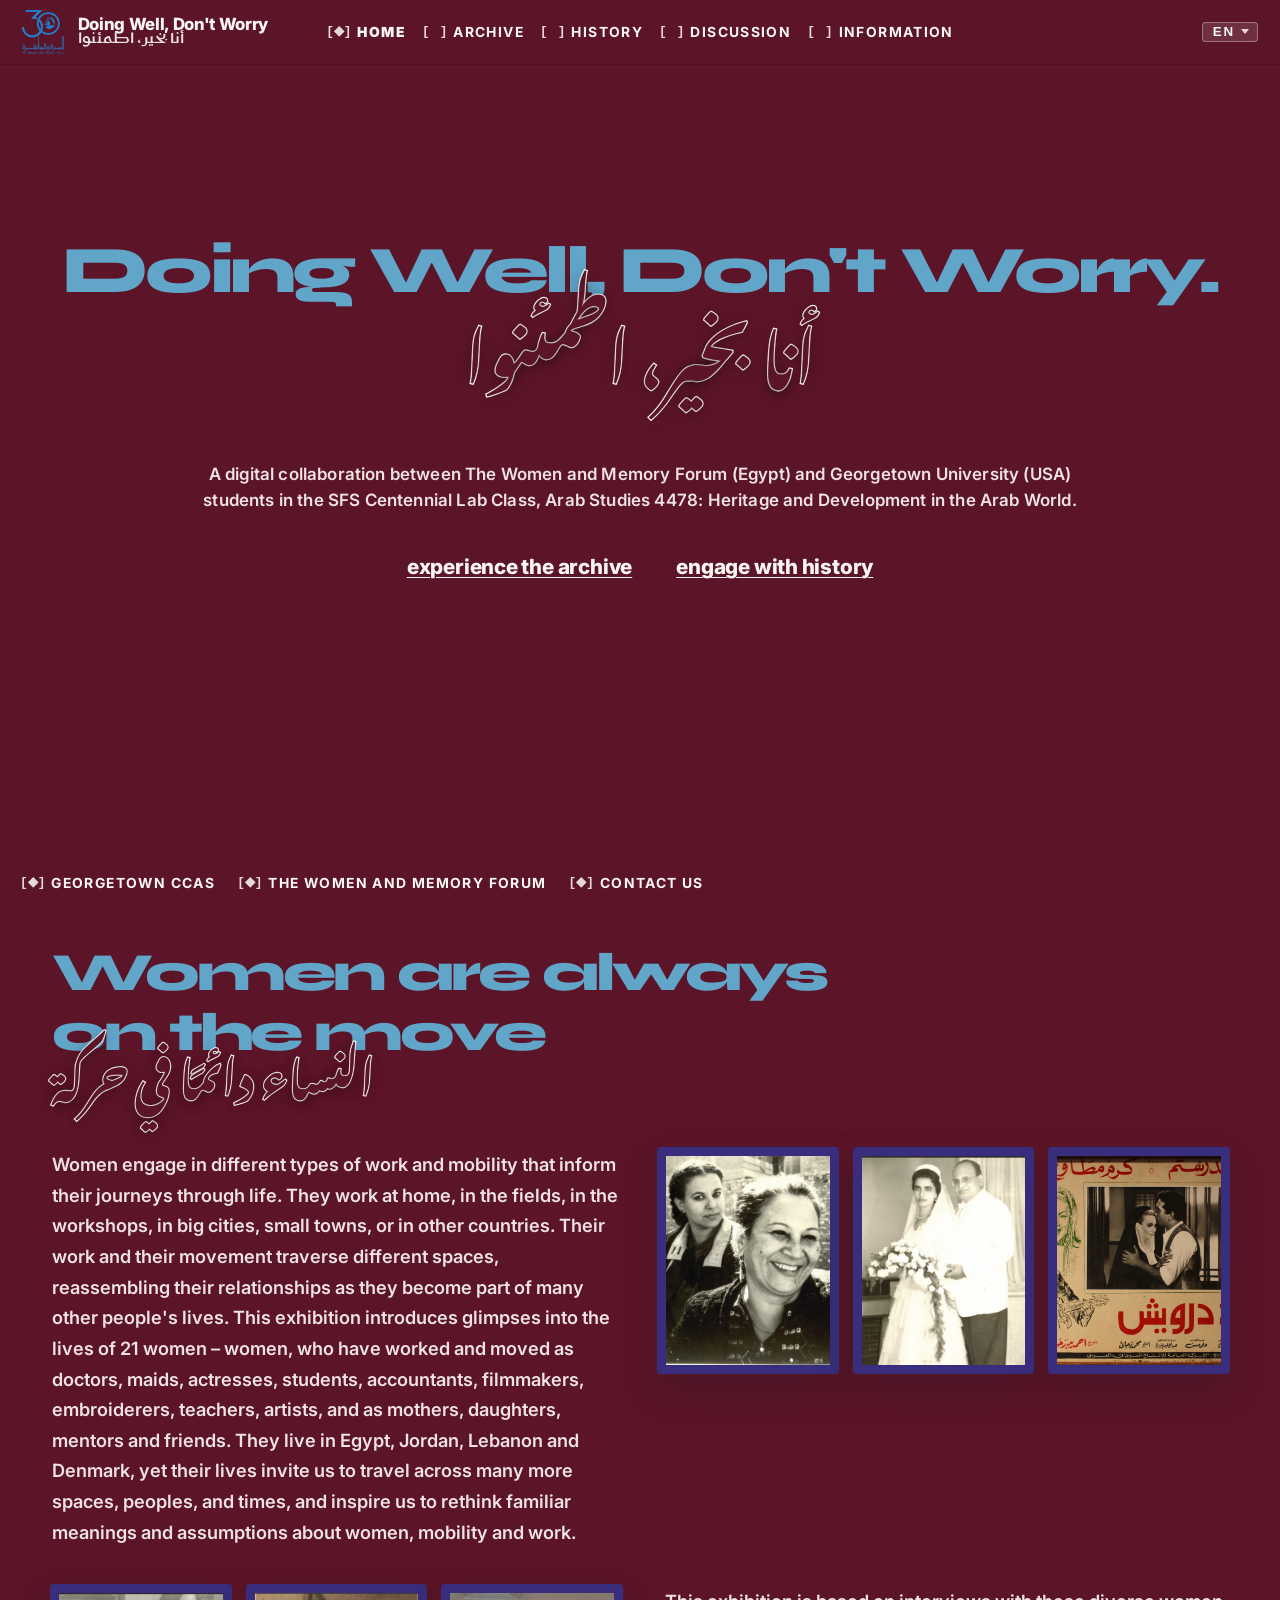
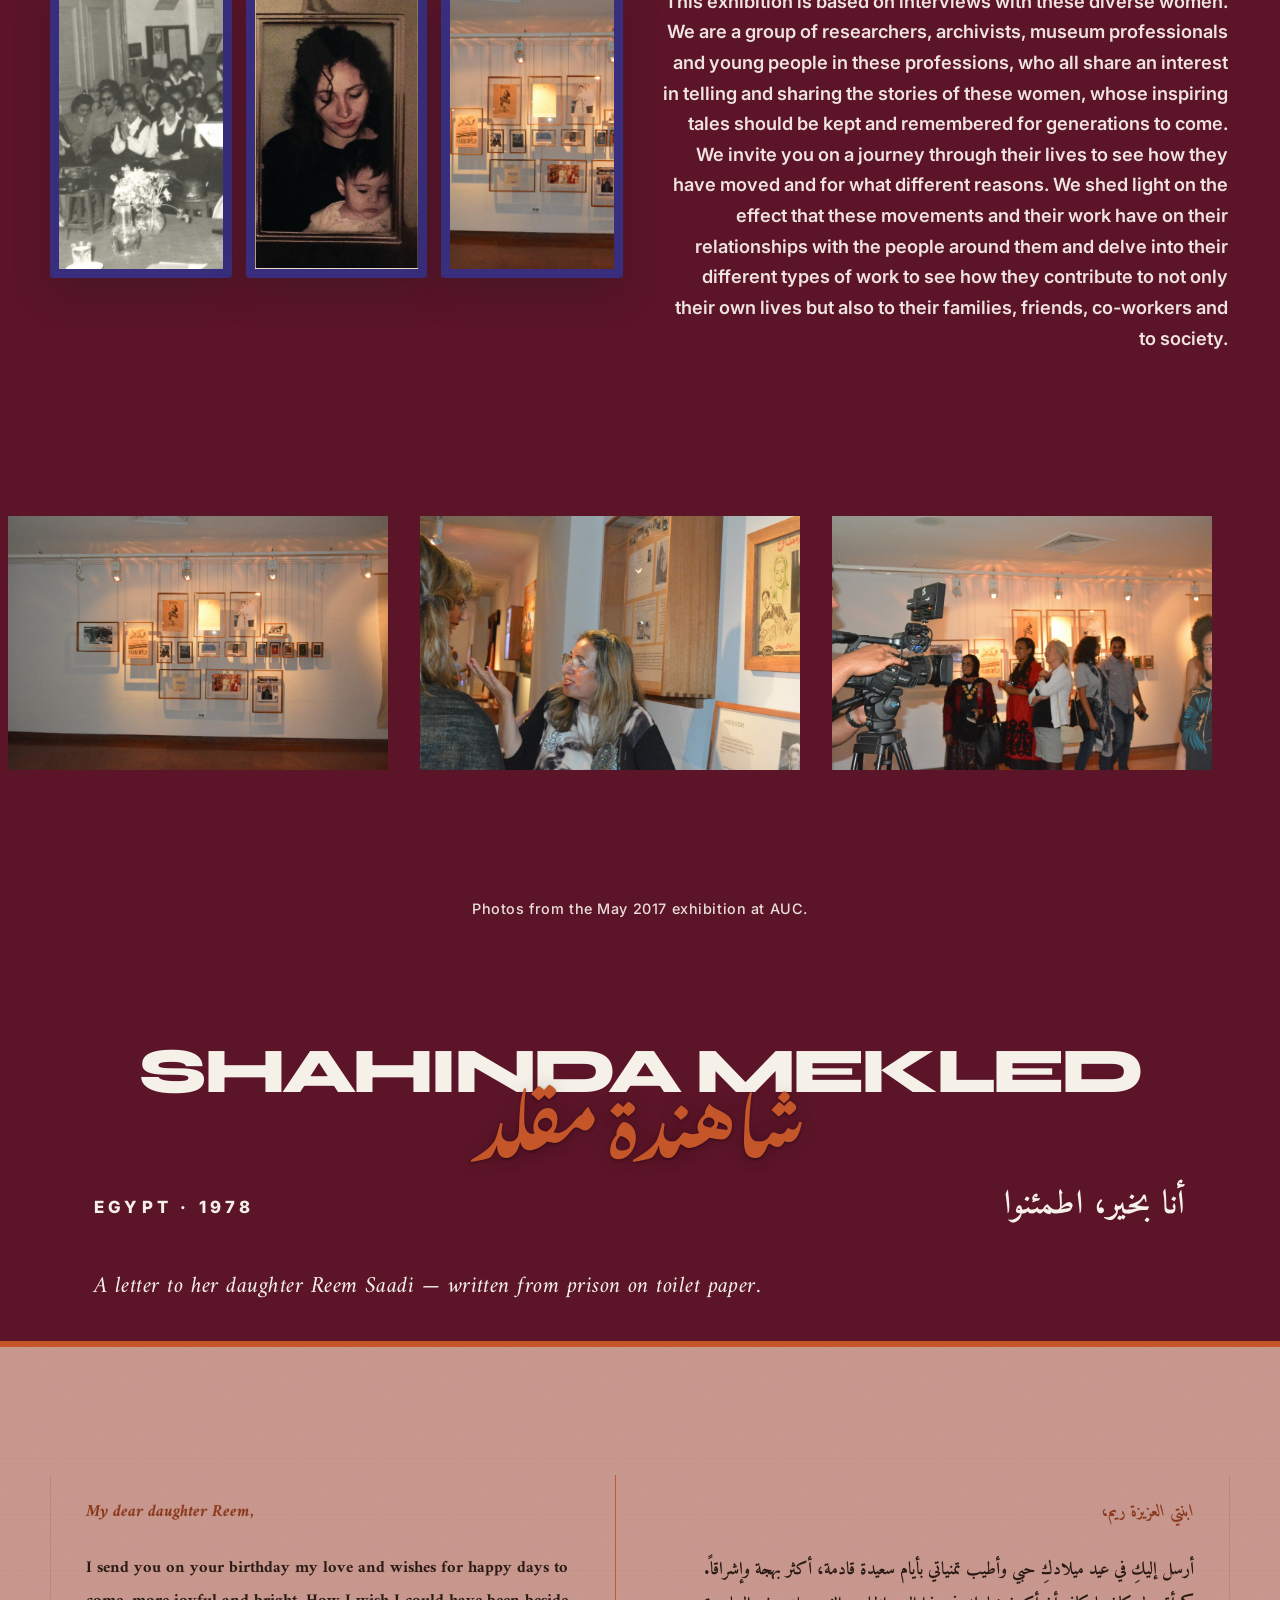
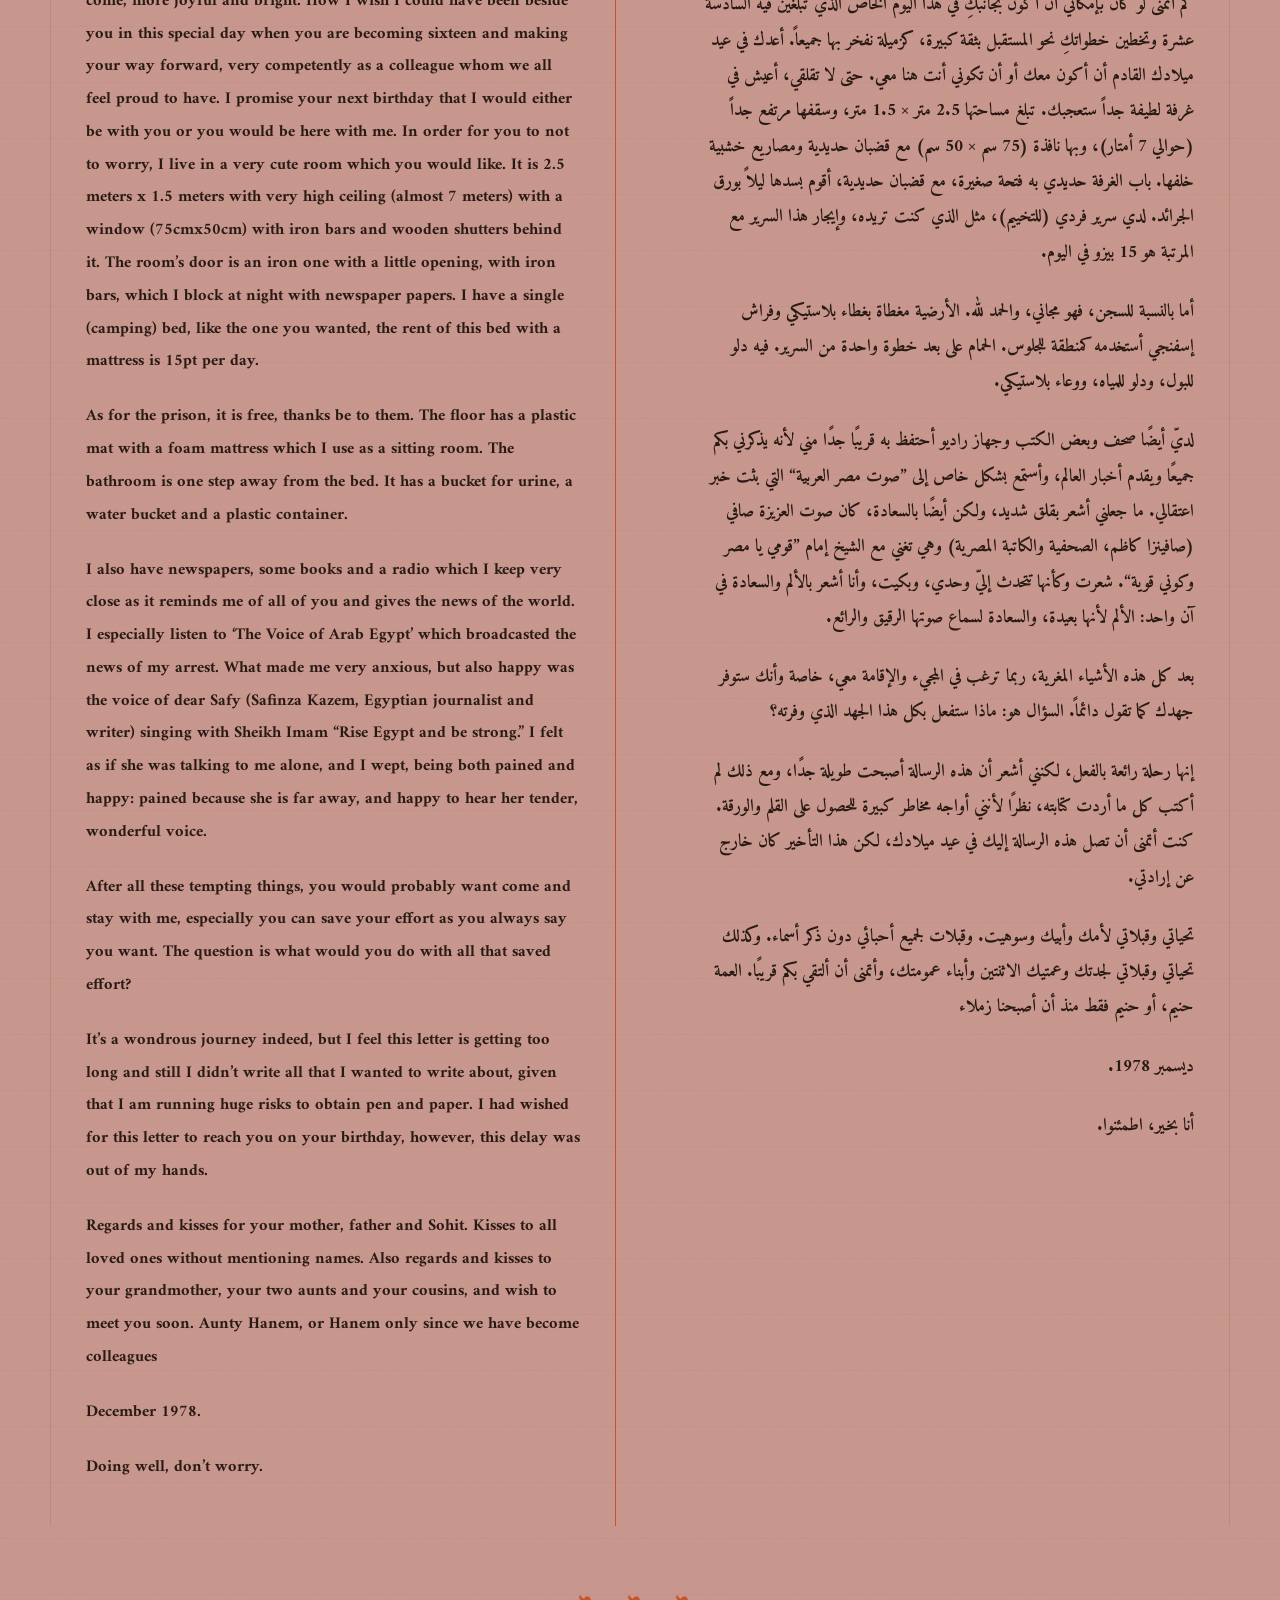
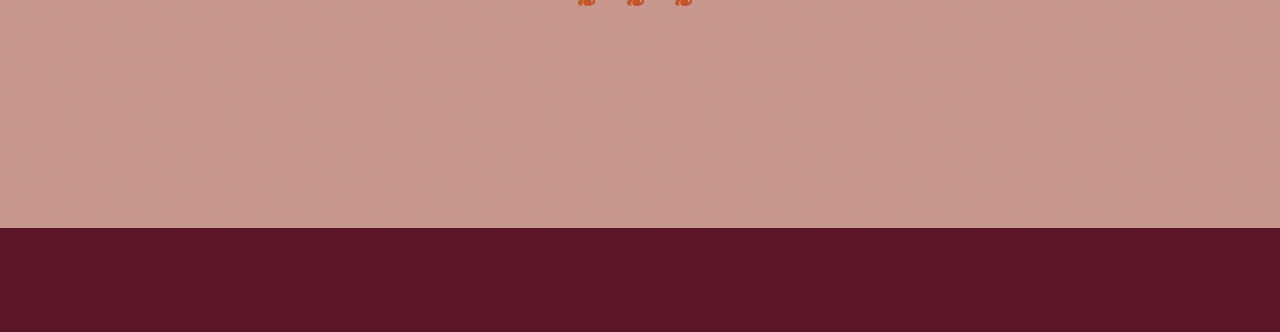
<file: index.html>
<!doctype html>
<html lang="en">
  <head>
    <meta charset="UTF-8" />
    <meta name="viewport" content="width=device-width, initial-scale=1.0" />
    <title>Archive</title>
    <link rel="preconnect" href="https://fonts.googleapis.com" />
    <link rel="preconnect" href="https://fonts.gstatic.com" crossorigin />
    <link
      href="https://fonts.googleapis.com/css2?family=Amiri:ital,wght@0,400;0,700;1,400;1,700&family=Inter:ital,wght@0,400;0,500;0,600;0,700;0,800;0,900;1,700&family=Kufam:wght@400;500;600;700;800;900&family=Noto+Nastaliq+Urdu:wght@400;500;600;700&family=Noto+Sans+Arabic:wght@400;500;600;700;800;900&family=Playfair+Display:ital,wght@0,500;0,600;0,700;1,500;1,600;1,700&family=Syne:wght@600;700;800&display=swap"
      rel="stylesheet"
    />
    <link rel="stylesheet" href="./styles.css" />
  </head>
  <body data-mode="viewer" id="top" class="theme-archive page-home">
    <nav class="siteNav siteNav--archive" data-i18n-aria-label="navAriaPrimary" aria-label="Primary navigation">
      <a href="./index.html#home" class="siteNav__brandLink" data-i18n-aria-label="siteBrand" aria-label="Doing Well, Don't Worry">
        <img
          class="siteNav__logo"
          src="./assets/logo-primary-vertical.svg"
          alt=""
          width="110"
          height="116"
          decoding="async"
        />
        <span class="siteNav__brandText">
          <span class="siteNav__brandPrimary" data-i18n="navBrandPrimary">Doing Well, Don't Worry</span>
          <span class="siteNav__brandSecondary" data-i18n="navBrandSecondary">أنا بخير، اطمئنوا</span>
        </span>
      </a>
      <div class="siteNav__primary">
        <a href="./index.html#home" class="siteNav__tab siteNav__tab--active">
          <span class="siteNav__bracket" aria-hidden="true">[<span class="siteNav__diamond">◆</span>]</span>
          <span data-i18n="navHome">Home</span>
        </a>
        <a href="./storymap.html" class="siteNav__tab">
          <span class="siteNav__bracket" aria-hidden="true">[<span class="siteNav__diamond siteNav__diamond--off">◆</span>]</span>
          <span data-i18n="navStorymap">Archive</span>
        </a>
        <a href="./history.html" class="siteNav__tab">
          <span class="siteNav__bracket" aria-hidden="true">[<span class="siteNav__diamond siteNav__diamond--off">◆</span>]</span>
          <span data-i18n="navHistory">History</span>
        </a>
        <a href="./discussion.html" class="siteNav__tab">
          <span class="siteNav__bracket" aria-hidden="true">[<span class="siteNav__diamond siteNav__diamond--off">◆</span>]</span>
          <span data-i18n="navDiscussion">Discussion</span>
        </a>
        <a href="./information.html" class="siteNav__tab">
          <span class="siteNav__bracket" aria-hidden="true">[<span class="siteNav__diamond siteNav__diamond--off">◆</span>]</span>
          <span data-i18n="navInformation">Information</span>
        </a>
      </div>
      <div class="siteNav__end">
        <div class="siteNav__lang">
          <button
            type="button"
            class="siteNav__langBtn"
            id="langMenuBtn"
            aria-haspopup="listbox"
            aria-expanded="false"
            aria-controls="langMenuList"
            data-i18n-aria-label="langButtonAria"
            aria-label="Languages"
          >
            <span id="langCurrentLabel">EN</span><span class="siteNav__langCaret" aria-hidden="true"></span>
          </button>
          <ul
            id="langMenuList"
            class="siteNav__langMenu"
            role="listbox"
            data-i18n-aria-label="langMenuAria"
            aria-label="Choose language"
          >
            <li role="none">
              <button type="button" class="siteNav__langOption" role="option" data-lang="en" aria-selected="true">
                English
              </button>
            </li>
            <li role="none">
              <button type="button" class="siteNav__langOption" role="option" data-lang="ar" aria-selected="false">
                العربية الفصحى
              </button>
            </li>
            <li role="none">
              <button type="button" class="siteNav__langOption" role="option" data-lang="it" aria-selected="false">
                Italiano
              </button>
            </li>
            <li role="none">
              <button type="button" class="siteNav__langOption" role="option" data-lang="fr" aria-selected="false">
                Français
              </button>
            </li>
            <li role="none">
              <button type="button" class="siteNav__langOption" role="option" data-lang="es" aria-selected="false">
                Español
              </button>
            </li>
            <li role="none">
              <button type="button" class="siteNav__langOption" role="option" data-lang="de" aria-selected="false">
                Deutsch
              </button>
            </li>
          </ul>
        </div>
      </div>
    </nav>

    <div id="jsStatus" class="jsStatus jsStatus--loading" data-i18n="statusLoadingStorymap">Loading archive…</div>
    <noscript>
      <div class="jsStatus jsStatus--error" data-i18n="statusJsRequired">JavaScript is required to run this app.</div>
    </noscript>

    <section class="hero hero--archive" id="home">
      <div class="hero__bg" aria-hidden="true"></div>
      <h1
        id="heroTitle"
        class="hero__title hero__title--bilingual"
        aria-label="Doing Well, Don't Worry — أنا بخير، اطمئنوا"
      >
        <span class="hero__titleStack">
          <span class="hero__titleLine hero__titleLine--en" lang="en" data-content-key="heroTitleEn">Doing Well, Don't Worry.</span>
          <span class="hero__titleLine hero__titleLine--ar" lang="ar" dir="rtl" data-content-key="heroTitleAr">أنا بخير، اطمئنوا</span>
        </span>
      </h1>
      <p id="heroSubtitle" data-content-key="heroSubtitle">
        A digital collaboration between The Women and Memory Forum (Egypt) and Georgetown University (USA) students in the SFS Centennial Lab Class, Arab Studies 4478: Heritage and Development in the Arab World.
      </p>
      <div class="hero__actions">
        <a class="heroLink" href="./storymap.html" data-content-key="heroCta">experience the archive</a>
        <a class="heroLink" href="./history.html" data-i18n="engageHistoryCta">engage with history</a>
      </div>
    </section>

    <section class="scrollSection reveal scrollSection--editorial landingCopy">
      <div class="landingBand">
        <h2
          class="landingBand__subheading landingBand__subheading--bilingual"
          aria-label="Women are always on the move — النساء دائمًا في حركة"
        >
          <span class="hero__titleStack">
            <span class="landingBand__titleLine landingBand__titleLine--en" lang="en" data-content-key="landingSubheadingEn"
              >Women are always on the move</span
            >
            <span class="landingBand__titleLine landingBand__titleLine--ar" lang="ar" dir="rtl" data-content-key="landingSubheadingAr"
              >النساء دائمًا في حركة</span
            >
          </span>
        </h2>
        <p class="landingBand__copy landingBand__copy--left" data-content-key="landingBodyPart1">
          Women engage in different types of work and mobility that inform their journeys through life. They work at
          home, in the fields, in the workshops, in big cities, small towns, or in other countries. Their work and their
          movement traverse different spaces, reassembling their relationships as they become part of many other
          people's lives. This exhibition introduces glimpses into the lives of 21 women – women, who have worked and
          moved as doctors, maids, actresses, students, accountants, filmmakers, embroiderers, teachers, artists, and as
          mothers, daughters, mentors and friends. They live in Egypt, Jordan, Lebanon and Denmark, yet their lives
          invite us to travel across many more spaces, peoples, and times, and inspire us to rethink familiar meanings
          and assumptions about women, mobility and work.
        </p>
        <p class="landingBand__copy landingBand__copy--right" data-content-key="landingBodyPart2">
          This exhibition is based on interviews with these diverse women. We are a group of researchers, archivists,
          museum professionals and young people in these professions, who all share an interest in telling and sharing
          the stories of these women, whose inspiring tales should be kept and remembered for generations to come. We
          invite you on a journey through their lives to see how they have moved and for what different reasons. We shed
          light on the effect that these movements and their work have on their relationships with the people around them
          and delve into their different types of work to see how they contribute to not only their own lives but also to
          their families, friends, co-workers and to society.
        </p>
        <div class="landingBand__media landingBand__media--left">
          <figure class="landingFigure">
            <img
              src="./assets/landing-women-meeting.png"
              width="640"
              height="420"
              loading="lazy"
              decoding="async"
              alt="Historical photograph of a woman speaking at a microphone to a seated audience of women."
            />
          </figure>
          <figure class="landingFigure">
            <img
              src="./assets/landing-mother-child.png"
              width="480"
              height="720"
              loading="lazy"
              decoding="async"
              alt="Warm vintage photograph of a mother and small child, looking down in a quiet moment together."
            />
          </figure>
          <figure class="landingFigure">
            <img
              src="./assets/exhibition-auc-2017/auc-01.png"
              width="1024"
              height="683"
              loading="lazy"
              decoding="async"
              alt="Photo from the May 2017 Doing Well, Don't Worry exhibition at AUC."
            />
          </figure>
        </div>
        <div class="landingBand__media landingBand__media--right">
          <figure class="landingFigure">
            <img
              src="./assets/landing-archive-two-women.png"
              width="420"
              height="560"
              loading="lazy"
              decoding="async"
              alt="Archival black-and-white photograph of two women outdoors, one smiling in the foreground."
            />
          </figure>
          <figure class="landingFigure">
            <img
              src="./assets/landing-wedding-couple.png"
              width="420"
              height="560"
              loading="lazy"
              decoding="async"
              alt="Vintage wedding portrait of a bride with a bouquet and a groom in a light suit."
            />
          </figure>
          <figure class="landingFigure">
            <img
              src="./assets/landing-poster-sayed-darwish.png"
              width="640"
              height="420"
              loading="lazy"
              decoding="async"
              alt="Vintage Egyptian film poster for Sayed Darwish, with central photograph and Arabic lettering."
            />
          </figure>
        </div>
      </div>
    </section>

    <div class="homeLetterTransition" aria-hidden="true"></div>
    <section class="homeLetterSection" aria-labelledby="homeLetterTitle">
      <header class="homeLetterCaption">
        <div class="homeLetterCaption__band">
          <figure class="infoPage__figure homeLetterCaption__carousel">
            <!-- AUC 2017 exhibition photos only; do not add WMF design-spec / style-guide mockups here. -->
            <div
              class="infoCarousel"
              data-i18n-aria-label="infoPageCarouselAria"
              aria-label="Photographs from the May 2017 exhibition at the American University in Cairo"
              role="region"
            >
              <div class="infoCarousel__viewport">
                <div class="infoCarousel__track">
                  <div class="infoCarousel__group">
                    <div class="infoCarousel__slide"><img src="./assets/exhibition-auc-2017/auc-01.png" width="1024" height="683" loading="lazy" decoding="async" alt="" /></div>
                    <div class="infoCarousel__slide"><img src="./assets/exhibition-auc-2017/auc-03.png" width="1024" height="683" loading="lazy" decoding="async" alt="" /></div>
                    <div class="infoCarousel__slide"><img src="./assets/exhibition-auc-2017/auc-04.png" width="1024" height="683" loading="lazy" decoding="async" alt="" /></div>
                    <div class="infoCarousel__slide"><img src="./assets/exhibition-auc-2017/auc-06.png" width="1024" height="683" loading="lazy" decoding="async" alt="" /></div>
                    <div class="infoCarousel__slide"><img src="./assets/exhibition-auc-2017/auc-07.png" width="1024" height="683" loading="lazy" decoding="async" alt="" /></div>
                    <div class="infoCarousel__slide"><img src="./assets/exhibition-auc-2017/auc-09.png" width="1024" height="683" loading="lazy" decoding="async" alt="" /></div>
                    <div class="infoCarousel__slide"><img src="./assets/exhibition-auc-2017/auc-10.png" width="1024" height="576" loading="lazy" decoding="async" alt="" /></div>
                    <div class="infoCarousel__slide"><img src="./assets/exhibition-auc-2017/auc-11.png" width="1024" height="683" loading="lazy" decoding="async" alt="" /></div>
                    <div class="infoCarousel__slide"><img src="./assets/exhibition-auc-2017/auc-12.png" width="1024" height="683" loading="lazy" decoding="async" alt="" /></div>
                    <div class="infoCarousel__slide"><img src="./assets/exhibition-auc-2017/auc-13.png" width="1024" height="683" loading="lazy" decoding="async" alt="" /></div>
                    <div class="infoCarousel__slide"><img src="./assets/exhibition-auc-2017/auc-14.png" width="1024" height="683" loading="lazy" decoding="async" alt="" /></div>
                    <div class="infoCarousel__slide"><img src="./assets/exhibition-auc-2017/auc-15.png" width="1024" height="683" loading="lazy" decoding="async" alt="" /></div>
                    <div class="infoCarousel__slide"><img src="./assets/exhibition-auc-2017/auc-16.png" width="1024" height="683" loading="lazy" decoding="async" alt="" /></div>
                    <div class="infoCarousel__slide"><img src="./assets/exhibition-auc-2017/auc-17.png" width="1024" height="683" loading="lazy" decoding="async" alt="" /></div>
                    <div class="infoCarousel__slide"><img src="./assets/exhibition-auc-2017/auc-18.png" width="1024" height="683" loading="lazy" decoding="async" alt="" /></div>
                    <div class="infoCarousel__slide"><img src="./assets/exhibition-auc-2017/auc-19.png" width="1024" height="683" loading="lazy" decoding="async" alt="" /></div>
                    <div class="infoCarousel__slide"><img src="./assets/exhibition-auc-2017/auc-20.png" width="1024" height="683" loading="lazy" decoding="async" alt="" /></div>
                    <div class="infoCarousel__slide"><img src="./assets/exhibition-auc-2017/auc-21.png" width="1024" height="524" loading="lazy" decoding="async" alt="" /></div>
                    <div class="infoCarousel__slide"><img src="./assets/exhibition-auc-2017/auc-22.png" width="1024" height="683" loading="lazy" decoding="async" alt="" /></div>
                    <div class="infoCarousel__slide"><img src="./assets/exhibition-auc-2017/auc-23.png" width="576" height="1024" loading="lazy" decoding="async" alt="" /></div>
                    <div class="infoCarousel__slide"><img src="./assets/exhibition-auc-2017/auc-24.png" width="1024" height="683" loading="lazy" decoding="async" alt="" /></div>
                    <div class="infoCarousel__slide"><img src="./assets/exhibition-auc-2017/auc-27.png" width="1024" height="683" loading="lazy" decoding="async" alt="" /></div>
                  </div>
                  <div class="infoCarousel__group" aria-hidden="true">
                    <div class="infoCarousel__slide"><img src="./assets/exhibition-auc-2017/auc-01.png" width="1024" height="683" loading="lazy" decoding="async" alt="" /></div>
                    <div class="infoCarousel__slide"><img src="./assets/exhibition-auc-2017/auc-03.png" width="1024" height="683" loading="lazy" decoding="async" alt="" /></div>
                    <div class="infoCarousel__slide"><img src="./assets/exhibition-auc-2017/auc-04.png" width="1024" height="683" loading="lazy" decoding="async" alt="" /></div>
                    <div class="infoCarousel__slide"><img src="./assets/exhibition-auc-2017/auc-06.png" width="1024" height="683" loading="lazy" decoding="async" alt="" /></div>
                    <div class="infoCarousel__slide"><img src="./assets/exhibition-auc-2017/auc-07.png" width="1024" height="683" loading="lazy" decoding="async" alt="" /></div>
                    <div class="infoCarousel__slide"><img src="./assets/exhibition-auc-2017/auc-09.png" width="1024" height="683" loading="lazy" decoding="async" alt="" /></div>
                    <div class="infoCarousel__slide"><img src="./assets/exhibition-auc-2017/auc-10.png" width="1024" height="576" loading="lazy" decoding="async" alt="" /></div>
                    <div class="infoCarousel__slide"><img src="./assets/exhibition-auc-2017/auc-11.png" width="1024" height="683" loading="lazy" decoding="async" alt="" /></div>
                    <div class="infoCarousel__slide"><img src="./assets/exhibition-auc-2017/auc-12.png" width="1024" height="683" loading="lazy" decoding="async" alt="" /></div>
                    <div class="infoCarousel__slide"><img src="./assets/exhibition-auc-2017/auc-13.png" width="1024" height="683" loading="lazy" decoding="async" alt="" /></div>
                    <div class="infoCarousel__slide"><img src="./assets/exhibition-auc-2017/auc-14.png" width="1024" height="683" loading="lazy" decoding="async" alt="" /></div>
                    <div class="infoCarousel__slide"><img src="./assets/exhibition-auc-2017/auc-15.png" width="1024" height="683" loading="lazy" decoding="async" alt="" /></div>
                    <div class="infoCarousel__slide"><img src="./assets/exhibition-auc-2017/auc-16.png" width="1024" height="683" loading="lazy" decoding="async" alt="" /></div>
                    <div class="infoCarousel__slide"><img src="./assets/exhibition-auc-2017/auc-17.png" width="1024" height="683" loading="lazy" decoding="async" alt="" /></div>
                    <div class="infoCarousel__slide"><img src="./assets/exhibition-auc-2017/auc-18.png" width="1024" height="683" loading="lazy" decoding="async" alt="" /></div>
                    <div class="infoCarousel__slide"><img src="./assets/exhibition-auc-2017/auc-19.png" width="1024" height="683" loading="lazy" decoding="async" alt="" /></div>
                    <div class="infoCarousel__slide"><img src="./assets/exhibition-auc-2017/auc-20.png" width="1024" height="683" loading="lazy" decoding="async" alt="" /></div>
                    <div class="infoCarousel__slide"><img src="./assets/exhibition-auc-2017/auc-21.png" width="1024" height="524" loading="lazy" decoding="async" alt="" /></div>
                    <div class="infoCarousel__slide"><img src="./assets/exhibition-auc-2017/auc-22.png" width="1024" height="683" loading="lazy" decoding="async" alt="" /></div>
                    <div class="infoCarousel__slide"><img src="./assets/exhibition-auc-2017/auc-23.png" width="576" height="1024" loading="lazy" decoding="async" alt="" /></div>
                    <div class="infoCarousel__slide"><img src="./assets/exhibition-auc-2017/auc-24.png" width="1024" height="683" loading="lazy" decoding="async" alt="" /></div>
                    <div class="infoCarousel__slide"><img src="./assets/exhibition-auc-2017/auc-27.png" width="1024" height="683" loading="lazy" decoding="async" alt="" /></div>
                  </div>
                </div>
              </div>
            </div>
            <figcaption class="infoPage__carouselCaption" data-i18n="infoPageCarouselCaption">
              Photos from the May 2017 exhibition at AUC.
            </figcaption>
          </figure>
          <div class="homeLetterCaption__inner">
            <div class="homeLetterCaption__nameStack" aria-label="Shahinda Mekled — شاهندة مقلد">
              <span class="homeLetterCaption__nameEn" lang="en">SHAHINDA MEKLED</span>
              <span class="homeLetterCaption__nameAr" lang="ar" dir="rtl">شاهندة مقلد</span>
            </div>
            <div class="homeLetterCaption__midRow">
              <span class="homeLetterCaption__dateStamp" lang="en" data-i18n="homeLetterDateStamp">Egypt · 1978</span>
              <h2 id="homeLetterTitle" class="homeLetterCaption__headline" lang="ar" dir="rtl">أنا بخير، اطمئنوا</h2>
            </div>
            <p class="homeLetterCaption__lede" lang="en" data-i18n="homeLetterLede">
              A letter to her daughter Reem Saadi &mdash; written from prison on toilet paper.
            </p>
          </div>
        </div>
        <div class="homeLetterCaption__seam" aria-hidden="true"></div>
      </header>
      <div class="homeLetterBox">
        <div class="homeLetterBox__columns">
          <article class="homeLetterBox__letter homeLetterBox__letter--en" lang="en" data-i18n-html="homeLetterBodyHtml">
            <p>My dear daughter Reem,</p>
            <p>
              I send you on your birthday my love and wishes for happy days to come, more joyful and bright. How I wish
              I could have been beside you in this special day when you are becoming sixteen and making your way forward,
              very competently as a colleague whom we all feel proud to have. I promise your next birthday that I would
              either be with you or you would be here with me. In order for you to not to worry, I live in a very cute
              room which you would like. It is 2.5 meters x 1.5 meters with very high ceiling (almost 7 meters) with a
              window (75cmx50cm) with iron bars and wooden shutters behind it. The room's door is an iron one with a
              little opening, with iron bars, which I block at night with newspaper papers. I have a single (camping)
              bed, like the one you wanted, the rent of this bed with a mattress is 15pt per day.
            </p>
            <p>
              As for the prison, it is free, thanks be to them. The floor has a plastic mat with a foam mattress which I
              use as a sitting room. The bathroom is one step away from the bed. It has a bucket for urine, a water
              bucket and a plastic container.
            </p>
            <p>
              I also have newspapers, some books and a radio which I keep very close as it reminds me of all of you and
              gives the news of the world. I especially listen to &lsquo;The Voice of Arab Egypt&rsquo; which broadcasted
              the news of my arrest. What made me very anxious, but also happy was the voice of dear Safy (Safinza
              Kazem, Egyptian journalist and writer) singing with Sheikh Imam &quot;Rise Egypt and be strong.&quot; I
              felt as if she was talking to me alone, and I wept, being both pained and happy: pained because she is far
              away, and happy to hear her tender, wonderful voice.
            </p>
            <p>
              After all these tempting things, you would probably want come and stay with me, especially you can save
              your effort as you always say you want. The question is what would you do with all that saved effort?
            </p>
            <p>
              It's a wondrous journey indeed, but I feel this letter is getting too long and still I didn't write all that
              I wanted to write about, given that I am running huge risks to obtain pen and paper. I had wished for this
              letter to reach you on your birthday, however, this delay was out of my hands.
            </p>
            <p>
              Regards and kisses for your mother, father and Sohit. Kisses to all loved ones without mentioning names.
              Also regards and kisses to your grandmother, your two aunts and your cousins, and wish to meet you soon.
              Aunty Hanem, or Hanem only since we have become colleagues
            </p>
            <p>December 1978.</p>
            <p>Doing well, don't worry.</p>
          </article>
          <article class="homeLetterBox__letter homeLetterBox__letter--ar" lang="ar" dir="rtl">
            <p>ابنتي العزيزة ريم،</p>
            <p>
              أرسل إليكِ في عيد ميلادكِ حبي وأطيب تمنياتي بأيام سعيدة قادمة، أكثر بهجة وإشراقاً. كم أتمنى لو كان
              بإمكاني أن أكون بجانبكِ في هذا اليوم الخاص الذي تبلغين فيه السادسة عشرة وتخطين خطواتكِ نحو المستقبل بثقة
              كبيرة، كزميلة نفخر بها جميعاً. أعدك في عيد ميلادك القادم أن أكون معك أو أن تكوني أنت هنا معي. حتى لا
              تقلقي، أعيش في غرفة لطيفة جداً ستعجبك. تبلغ مساحتها 2.5 متر × 1.5 متر، وسقفها مرتفع جداً (حوالي 7
              أمتار)، وبها نافذة (75 سم × 50 سم) مع قضبان حديدية ومصاريع خشبية خلفها. باب الغرفة حديدي به فتحة صغيرة،
              مع قضبان حديدية، أقوم بسدها ليلاً بورق الجرائد. لدي سرير فردي (للتخييم)، مثل الذي كنت تريده، وإيجار هذا
              السرير مع المرتبة هو 15 بيزو في اليوم.
            </p>
            <p>
              أما بالنسبة للسجن، فهو مجاني، والحمد لله. الأرضية مغطاة بغطاء بلاستيكي وفراش إسفنجي أستخدمه كمنطقة
              للجلوس. الحمام على بعد خطوة واحدة من السرير. فيه دلو للبول، ودلو للمياه، ووعاء بلاستيكي.
            </p>
            <p>
              لديّ أيضًا صحف وبعض الكتب وجهاز راديو أحتفظ به قريبًا جدًا مني لأنه يذكرني بكم جميعًا ويقدم أخبار
              العالم، وأستمع بشكل خاص إلى ”صوت مصر العربية“ التي بثت خبر اعتقالي. ما جعلني أشعر بقلق شديد، ولكن أيضًا
              بالسعادة، كان صوت العزيزة صافي (صافينزا كاظم، الصحفية والكاتبة المصرية) وهي تغني مع الشيخ إمام ”قومي يا
              مصر وكوني قوية“. شعرت وكأنها تتحدث إليّ وحدي، وبكيت، وأنا أشعر بالألم والسعادة في آن واحد: الألم لأنها
              بعيدة، والسعادة لسماع صوتها الرقيق والرائع.
            </p>
            <p>
              بعد كل هذه الأشياء المغرية، ربما ترغب في المجيء والإقامة معي، خاصة وأنك ستوفر جهدك كما تقول دائماً.
              السؤال هو: ماذا ستفعل بكل هذا الجهد الذي وفرته؟
            </p>
            <p>
              إنها رحلة رائعة بالفعل، لكنني أشعر أن هذه الرسالة أصبحت طويلة جدًا، ومع ذلك لم أكتب كل ما أردت كتابته،
              نظرًا لأنني أواجه مخاطر كبيرة للحصول على القلم والورقة. كنت أتمنى أن تصل هذه الرسالة إليك في عيد ميلادك،
              لكن هذا التأخير كان خارج عن إرادتي.
            </p>
            <p>
              تحياتي وقبلاتي لأمك وأبيك وسوهيت. وقبلات لجميع أحبائي دون ذكر أسماء. وكذلك تحياتي وقبلاتي لجدتك وعمتيك
              الاثنتين وأبناء عمومتك، وأتمنى أن ألتقي بكم قريبًا. العمة حنيم، أو حنيم فقط منذ أن أصبحنا زملاء
            </p>
            <p>ديسمبر 1978.</p>
            <p>أنا بخير، اطمئنوا.</p>
          </article>
        </div>
        <p class="homeLetterBox__colophon" aria-hidden="true">
          <span class="homeLetterBox__colophon__glyphs">&#x2767;&nbsp;&#x2767;&nbsp;&#x2767;</span>
        </p>
      </div>
    </section>

    <div class="homePageBuffer" aria-hidden="true"></div>

    <div class="stickyFooterLinks">
      <a href="https://ccas.georgetown.edu/" target="_blank" rel="noopener noreferrer">
        <span class="siteNav__bracket" aria-hidden="true">[<span class="siteNav__diamond">◆</span>]</span>
        <span data-i18n="footerGeorgetownSfs">Georgetown CCAS</span>
      </a>
      <a href="https://wmf.org.eg/en/" target="_blank" rel="noopener noreferrer">
        <span class="siteNav__bracket" aria-hidden="true">[<span class="siteNav__diamond">◆</span>]</span>
        <span data-i18n="footerWmf">The Women and Memory Forum</span>
      </a>
      <a href="mailto:tbh36@georgetown.edu">
        <span class="siteNav__bracket" aria-hidden="true">[<span class="siteNav__diamond">◆</span>]</span>
        <span data-i18n="footerContact">Contact us</span>
      </a>
    </div>

    <script src="./site-i18n.js?v=20260507historyA"></script>
    <script src="./vendor/cytoscape.min.js"></script>
    <script src="./app.js?v=20260506mobile"></script>
  </body>
</html>
</file>
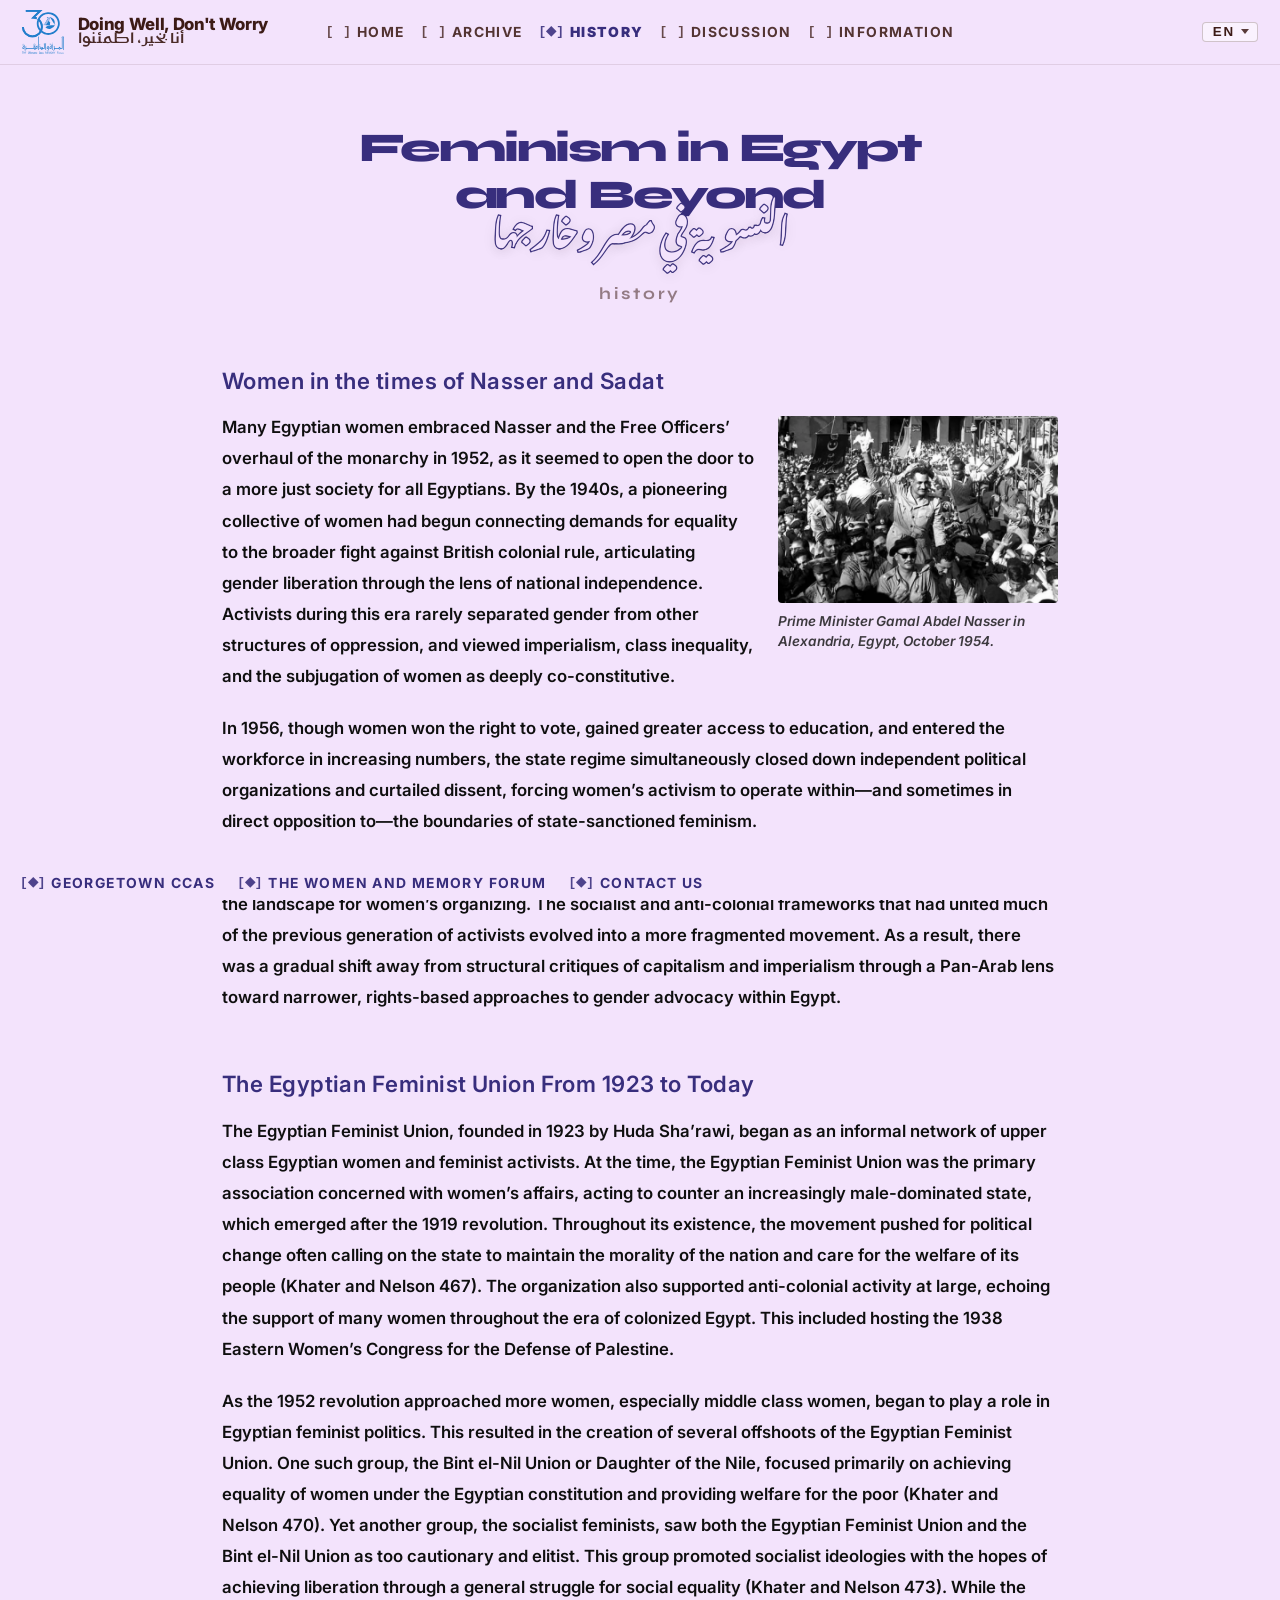
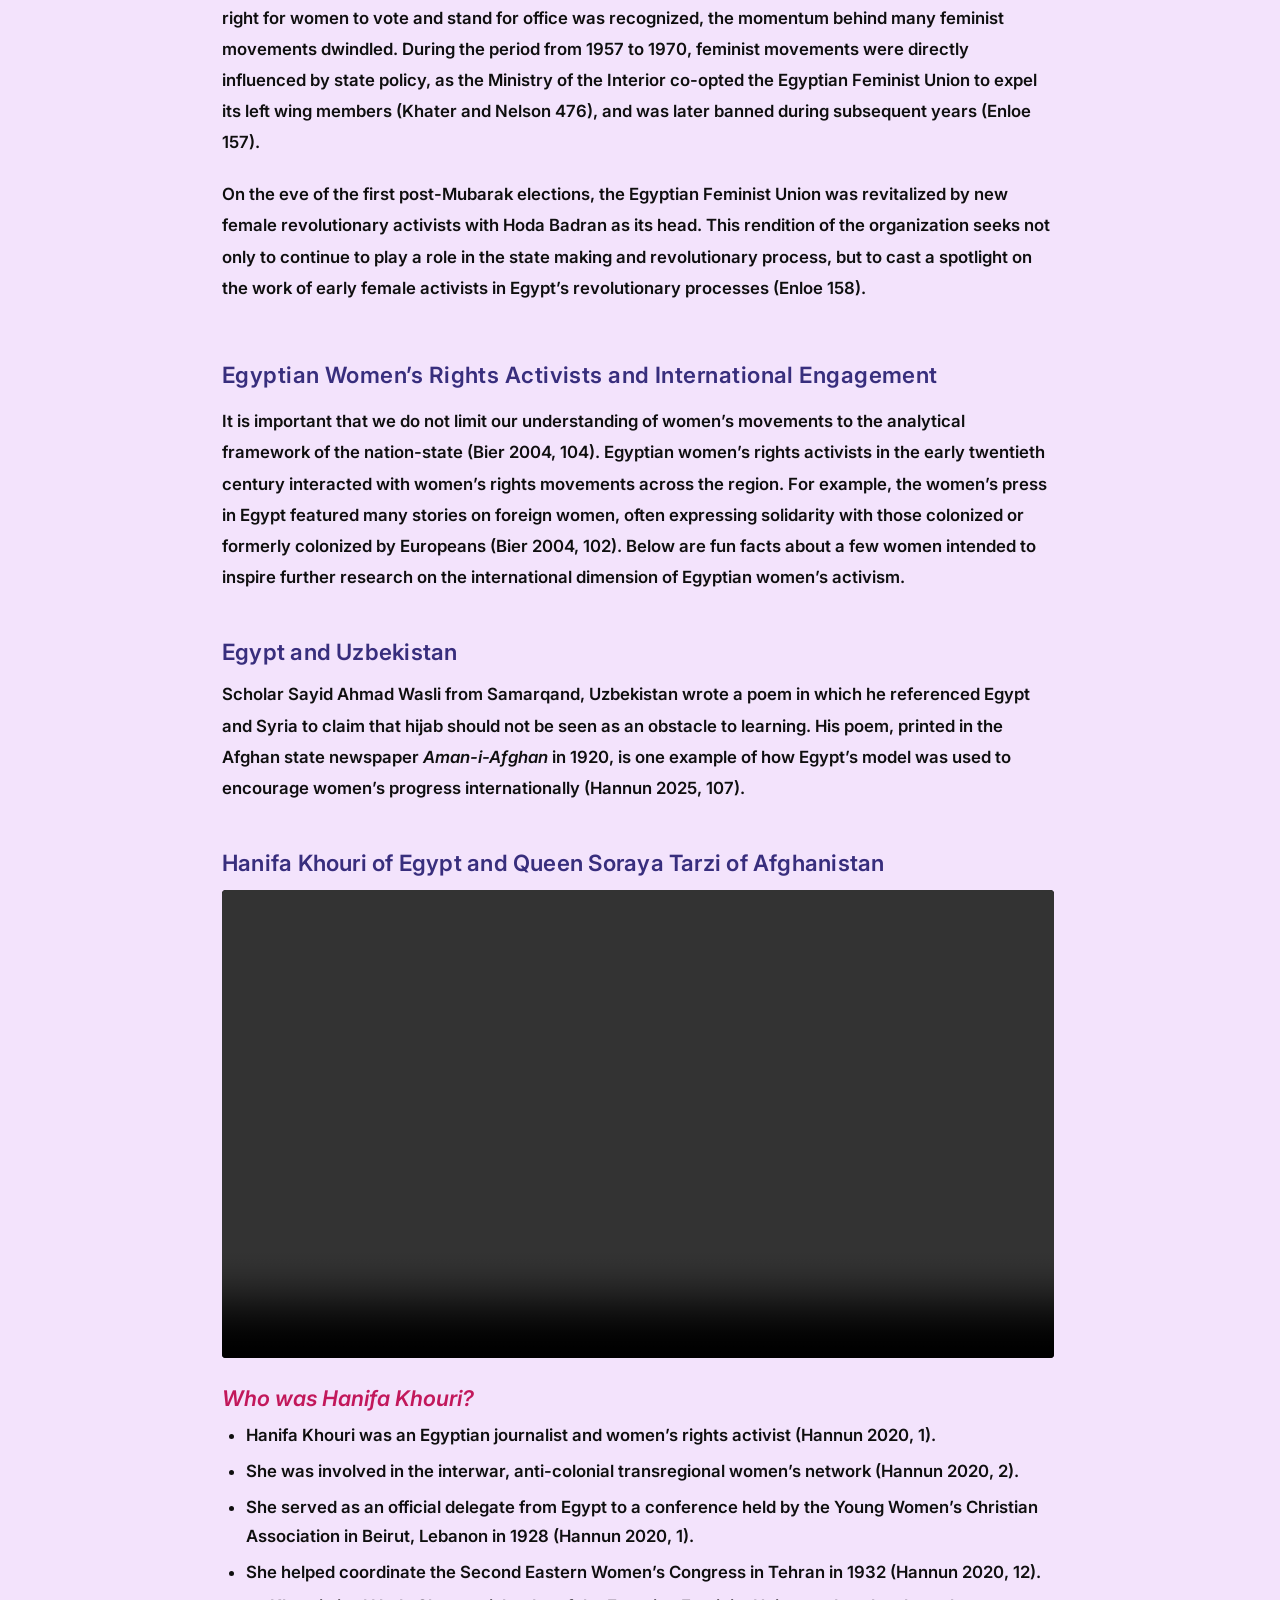
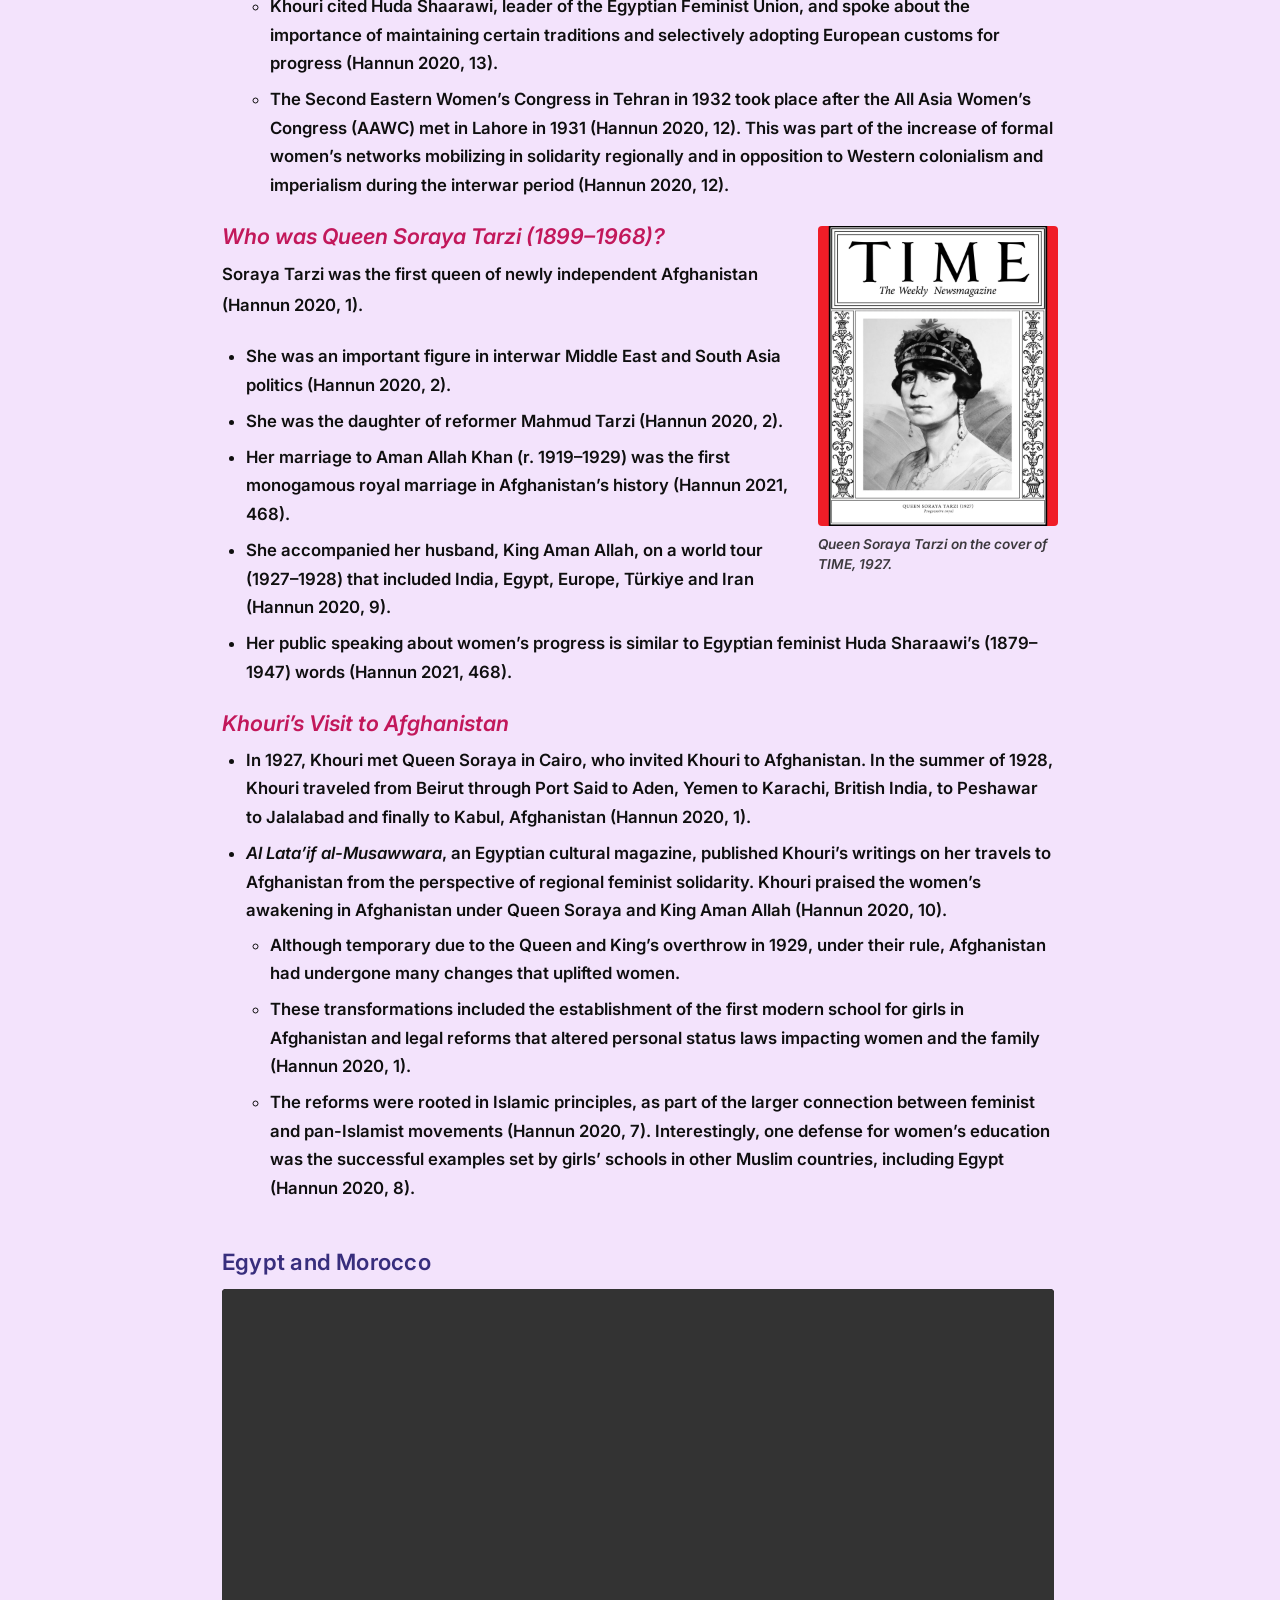
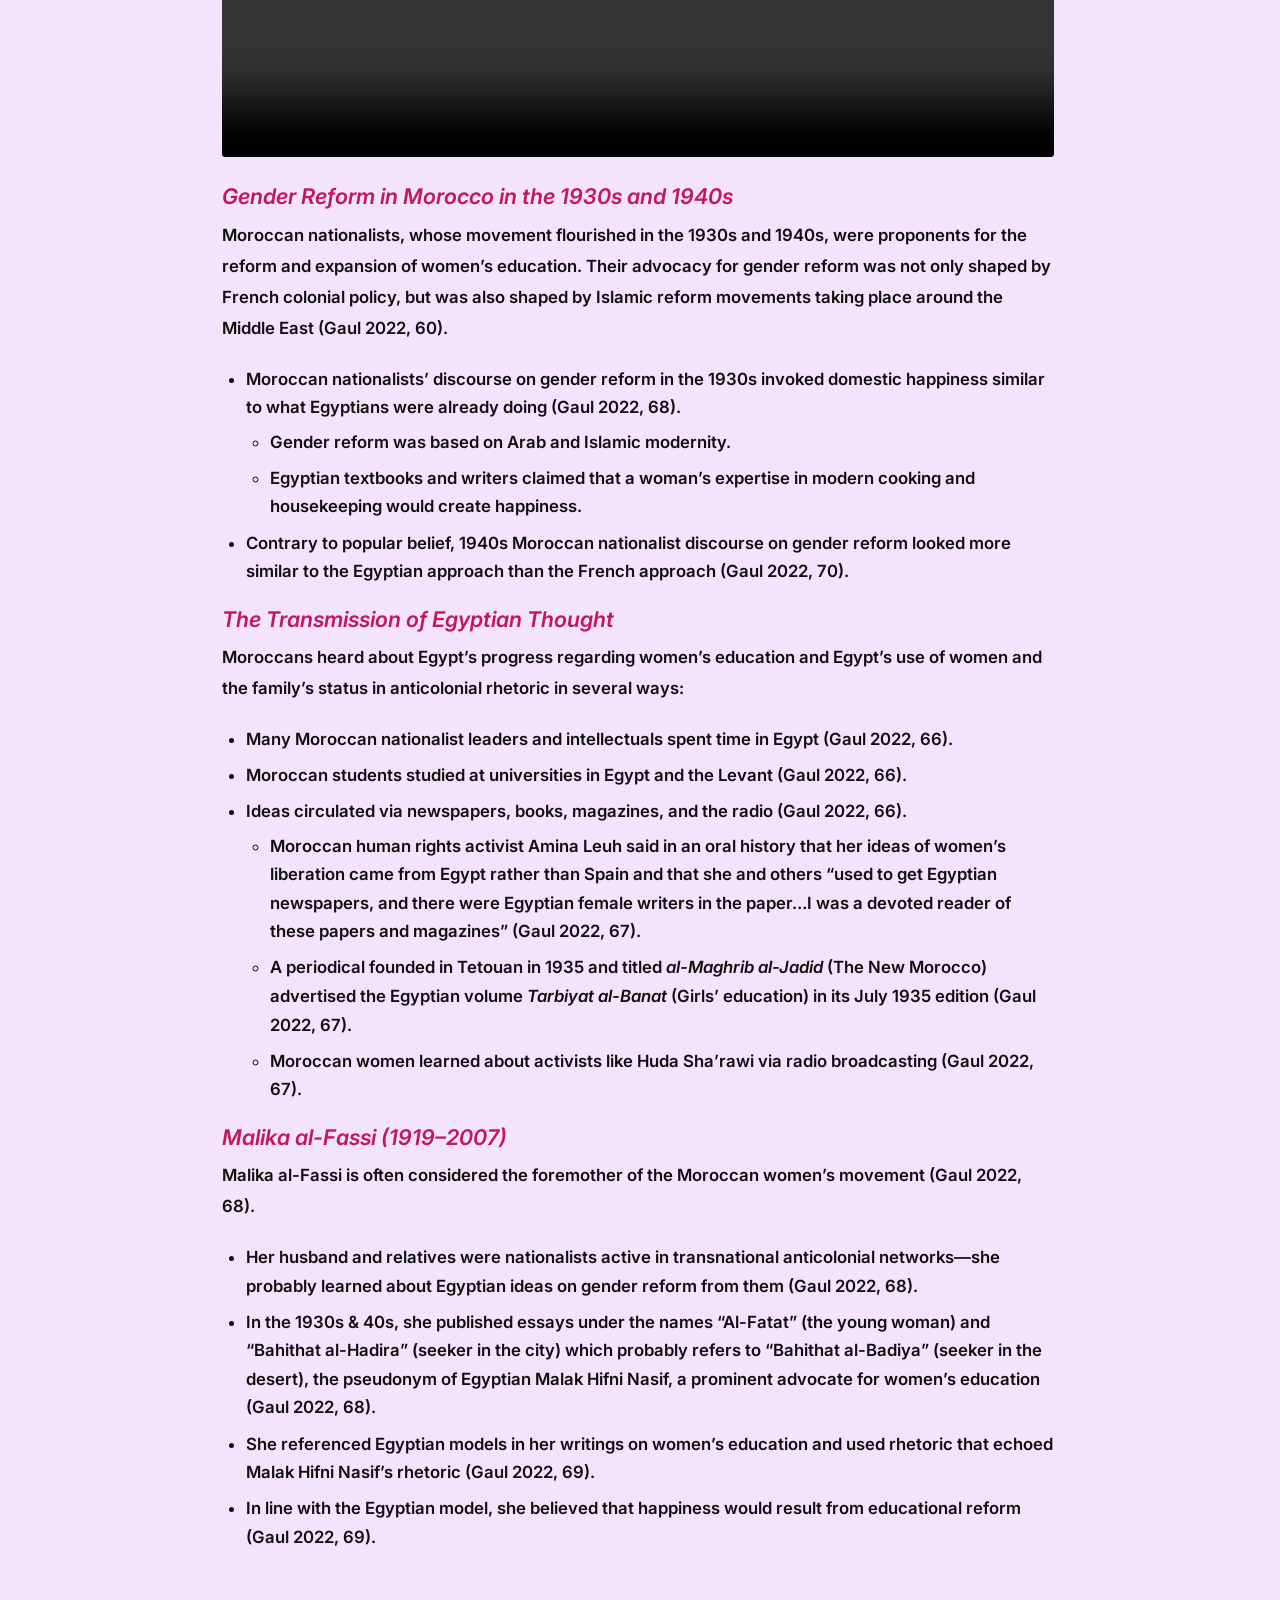
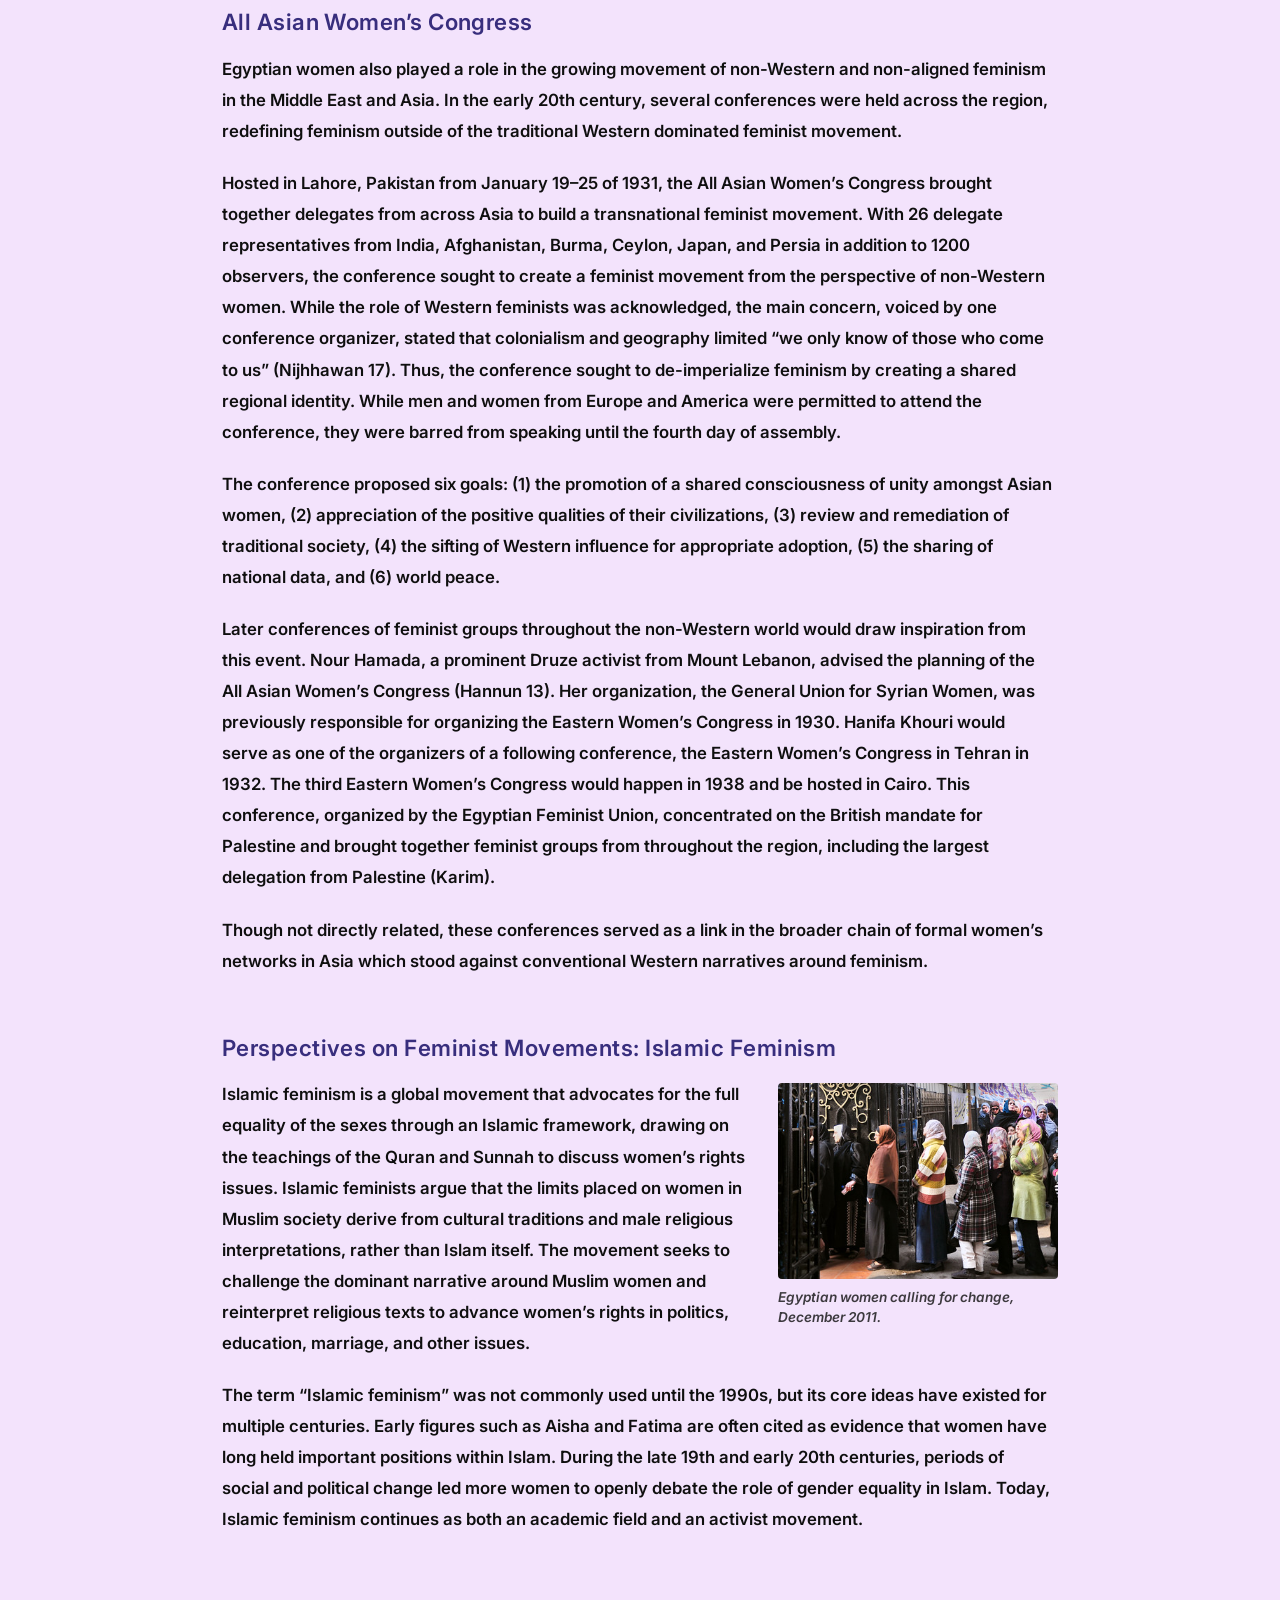
<file: history.html>
<!doctype html>
<html lang="en">
  <head>
    <meta charset="UTF-8" />
    <meta name="viewport" content="width=device-width, initial-scale=1.0" />
    <title>History - "Doing Well, Don't Worry"</title>
    <link rel="preconnect" href="https://fonts.googleapis.com" />
    <link rel="preconnect" href="https://fonts.gstatic.com" crossorigin />
    <link
      href="https://fonts.googleapis.com/css2?family=Inter:wght@400;500;600;700;800;900&family=Kufam:wght@400;500;600;700;800;900&family=Noto+Nastaliq+Urdu:wght@400;500;600;700&family=Noto+Sans+Arabic:wght@400;500;600;700&family=Playfair+Display:ital,wght@0,500;0,600;0,700;1,500;1,600;1,700&family=Syne:wght@600;700;800&display=swap"
      rel="stylesheet"
    />
    <link rel="stylesheet" href="./styles.css" />
  </head>
  <body data-mode="history" id="top" class="theme-archive page-subpage">
    <nav class="siteNav siteNav--archive" data-i18n-aria-label="navAriaPrimary" aria-label="Primary navigation">
      <a href="./index.html#home" class="siteNav__brandLink" data-i18n-aria-label="siteBrand" aria-label="Doing Well, Don't Worry">
        <img
          class="siteNav__logo"
          src="./assets/logo-primary-vertical.svg"
          alt=""
          width="110"
          height="116"
          decoding="async"
        />
        <span class="siteNav__brandText">
          <span class="siteNav__brandPrimary" data-i18n="navBrandPrimary">Doing Well, Don't Worry</span>
          <span class="siteNav__brandSecondary" data-i18n="navBrandSecondary">أنا بخير، اطمئنوا</span>
        </span>
      </a>
      <div class="siteNav__primary">
        <a href="./index.html#home" class="siteNav__tab">
          <span class="siteNav__bracket" aria-hidden="true">[<span class="siteNav__diamond siteNav__diamond--off">◆</span>]</span>
          <span data-i18n="navHome">Home</span>
        </a>
        <a href="./storymap.html" class="siteNav__tab">
          <span class="siteNav__bracket" aria-hidden="true">[<span class="siteNav__diamond siteNav__diamond--off">◆</span>]</span>
          <span data-i18n="navStorymap">Archive</span>
        </a>
        <a href="./history.html" class="siteNav__tab siteNav__tab--active">
          <span class="siteNav__bracket" aria-hidden="true">[<span class="siteNav__diamond">◆</span>]</span>
          <span data-i18n="navHistory">History</span>
        </a>
        <a href="./discussion.html" class="siteNav__tab">
          <span class="siteNav__bracket" aria-hidden="true">[<span class="siteNav__diamond siteNav__diamond--off">◆</span>]</span>
          <span data-i18n="navDiscussion">Discussion</span>
        </a>
        <a href="./information.html" class="siteNav__tab">
          <span class="siteNav__bracket" aria-hidden="true">[<span class="siteNav__diamond siteNav__diamond--off">◆</span>]</span>
          <span data-i18n="navInformation">Information</span>
        </a>
      </div>
      <div class="siteNav__end">
        <div class="siteNav__lang">
          <button
            type="button"
            class="siteNav__langBtn"
            id="langMenuBtn"
            aria-haspopup="listbox"
            aria-expanded="false"
            aria-controls="langMenuList"
            data-i18n-aria-label="langButtonAria"
            aria-label="Languages"
          >
            <span id="langCurrentLabel">EN</span><span class="siteNav__langCaret" aria-hidden="true"></span>
          </button>
          <ul
            id="langMenuList"
            class="siteNav__langMenu"
            role="listbox"
            data-i18n-aria-label="langMenuAria"
            aria-label="Choose language"
          >
            <li role="none">
              <button type="button" class="siteNav__langOption" role="option" data-lang="en" aria-selected="true">
                English
              </button>
            </li>
            <li role="none">
              <button type="button" class="siteNav__langOption" role="option" data-lang="ar" aria-selected="false">
                العربية الفصحى
              </button>
            </li>
            <li role="none">
              <button type="button" class="siteNav__langOption" role="option" data-lang="it" aria-selected="false">
                Italiano
              </button>
            </li>
            <li role="none">
              <button type="button" class="siteNav__langOption" role="option" data-lang="fr" aria-selected="false">
                Français
              </button>
            </li>
            <li role="none">
              <button type="button" class="siteNav__langOption" role="option" data-lang="es" aria-selected="false">
                Español
              </button>
            </li>
            <li role="none">
              <button type="button" class="siteNav__langOption" role="option" data-lang="de" aria-selected="false">
                Deutsch
              </button>
            </li>
          </ul>
        </div>
      </div>
    </nav>

    <header class="subpageHero subpageHero--archive" aria-labelledby="subpageExhibitTitle">
      <h1 id="subpageExhibitTitle" class="subpageHero__title">
        <span class="hero__titleStack">
          <span class="subpageHero__line subpageHero__line--en" lang="en" data-i18n="siteExhibitTitleEn"
            >Feminism in Egypt and Beyond</span
          >
          <span class="subpageHero__line subpageHero__line--ar" lang="ar" dir="rtl" data-i18n="siteExhibitTitleAr"
            >النسوية في مصر وخارجها</span
          >
        </span>
      </h1>
      <p class="subpageHero__kicker" data-i18n="subpageSectionHistory">History</p>
    </header>

    <main class="historyPage">
      <h3 class="historyPage__subheading" data-i18n="historySubheadingNasserSadat">
        Women in the times of Nasser and Sadat
      </h3>
      <figure class="historyPage__figure historyPage__figure--right">
        <img
          src="./assets/history/nasser-1954.png"
          alt=""
          loading="lazy"
          decoding="async"
        />
        <figcaption data-i18n="historyFigNasserCaption">
          Prime Minister Gamal Abdel Nasser in Alexandria, Egypt, October 1954.
        </figcaption>
      </figure>
      <div class="historyPage__prose" data-i18n-html="historyNasserSadatHtml"></div>

      <h3 class="historyPage__subheading" data-i18n="historySubheadingFeministUnion">
        The Egyptian Feminist Union From 1923 to Today
      </h3>
      <div class="historyPage__prose" data-i18n-html="historyFeministUnionHtml"></div>

      <h3 class="historyPage__subheading" data-i18n="historySubheadingInternational">
        Egyptian Women&rsquo;s Rights Activists and International Engagement
      </h3>
      <div class="historyPage__prose" data-i18n-html="historyInternationalIntroHtml"></div>

      <h4 class="historyPage__sectionHeading" data-i18n="historyHeadingUzbekistan">
        Egypt and Uzbekistan
      </h4>
      <div class="historyPage__prose" data-i18n-html="historyUzbekistanHtml"></div>

      <h4 class="historyPage__sectionHeading" data-i18n="historyHeadingKhouriSoraya">
        Hanifa Khouri of Egypt and Queen Soraya Tarzi of Afghanistan
      </h4>
      <figure class="historyPage__figure historyPage__figure--video">
        <video
          src="./assets/history/khouri-soraya.mp4"
          controls
          preload="metadata"
          playsinline
        ></video>
      </figure>
      <div class="historyPage__prose" data-i18n-html="historyKhouriHtml"></div>
      <figure class="historyPage__figure historyPage__figure--right historyPage__figure--portrait">
        <img
          src="./assets/history/soraya-tarzi-time.png"
          alt=""
          loading="lazy"
          decoding="async"
        />
        <figcaption data-i18n="historyFigSorayaCaption">
          Queen Soraya Tarzi on the cover of TIME, 1927.
        </figcaption>
      </figure>
      <div class="historyPage__prose" data-i18n-html="historySorayaHtml"></div>
      <div class="historyPage__prose" data-i18n-html="historyKhouriVisitHtml"></div>

      <h4 class="historyPage__sectionHeading" data-i18n="historyHeadingMorocco">
        Egypt and Morocco
      </h4>
      <figure class="historyPage__figure historyPage__figure--video">
        <video
          src="./assets/history/egypt-morocco.mp4"
          controls
          preload="metadata"
          playsinline
        ></video>
      </figure>
      <div class="historyPage__prose" data-i18n-html="historyMoroccoHtml"></div>

      <h3 class="historyPage__subheading" data-i18n="historySubheadingAsianCongress">
        All Asian Women&rsquo;s Congress
      </h3>
      <div class="historyPage__prose" data-i18n-html="historyAsianCongressHtml"></div>

      <h3 class="historyPage__subheading" data-i18n="historySubheadingIslamicFeminism">
        Perspectives on Feminist Movements: Islamic Feminism
      </h3>
      <figure class="historyPage__figure historyPage__figure--right">
        <img
          src="./assets/history/islamic-feminism.png"
          alt=""
          loading="lazy"
          decoding="async"
        />
        <figcaption data-i18n="historyFigIslamicFeminismCaption">
          Egyptian women calling for change, December 2011.
        </figcaption>
      </figure>
      <div class="historyPage__prose" data-i18n-html="historyIslamicFeminismHtml"></div>
    </main>

    <div class="stickyFooterLinks">
      <a href="https://ccas.georgetown.edu/" target="_blank" rel="noopener noreferrer">
        <span class="siteNav__bracket" aria-hidden="true">[<span class="siteNav__diamond">◆</span>]</span>
        <span data-i18n="footerGeorgetownSfs">Georgetown CCAS</span>
      </a>
      <a href="https://wmf.org.eg/en/" target="_blank" rel="noopener noreferrer">
        <span class="siteNav__bracket" aria-hidden="true">[<span class="siteNav__diamond">◆</span>]</span>
        <span data-i18n="footerWmf">The Women and Memory Forum</span>
      </a>
      <a href="mailto:tbh36@georgetown.edu">
        <span class="siteNav__bracket" aria-hidden="true">[<span class="siteNav__diamond">◆</span>]</span>
        <span data-i18n="footerContact">Contact us</span>
      </a>
    </div>

    <script src="./site-i18n.js?v=20260507historyA"></script>
    <script src="./app.js?v=20260507reveal"></script>
  </body>
</html>
</file>
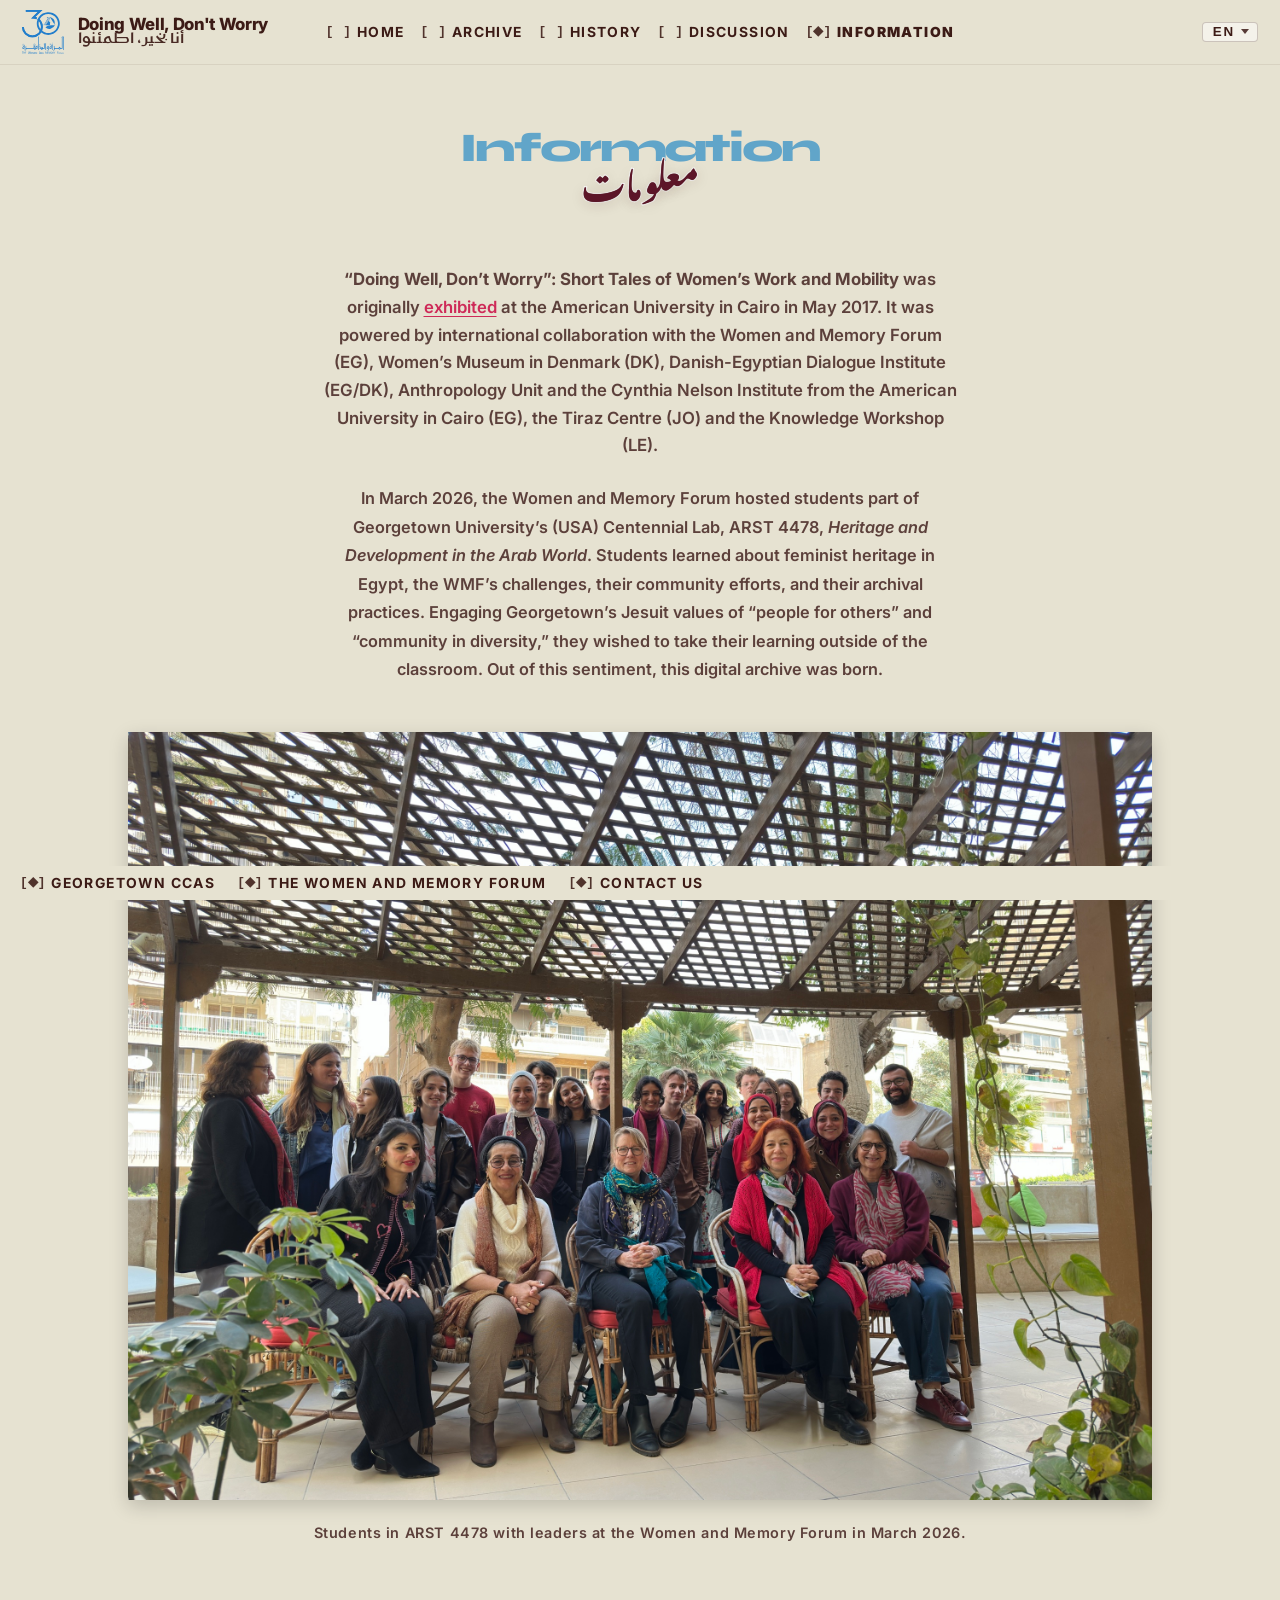
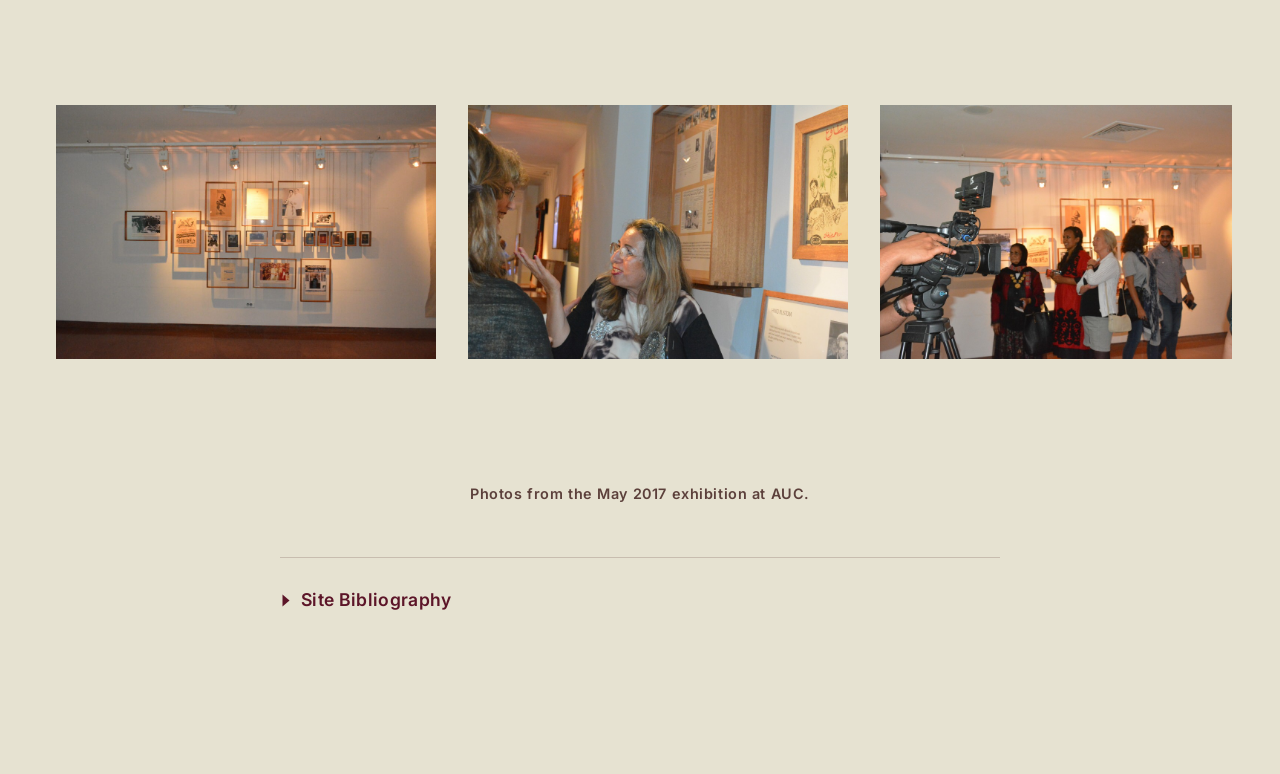
<file: information.html>
<!doctype html>
<html lang="en">
  <head>
    <meta charset="UTF-8" />
    <meta name="viewport" content="width=device-width, initial-scale=1.0" />
    <title>Information</title>
    <link rel="preconnect" href="https://fonts.googleapis.com" />
    <link rel="preconnect" href="https://fonts.gstatic.com" crossorigin />
    <link
      href="https://fonts.googleapis.com/css2?family=Inter:wght@400;500;600;700;800;900&family=Kufam:wght@400;500;600;700;800;900&family=Noto+Nastaliq+Urdu:wght@400;500;600;700&family=Noto+Sans+Arabic:wght@400;500;600;700&family=Playfair+Display:ital,wght@0,500;0,600;0,700;1,500;1,600;1,700&family=Syne:wght@600;700;800&display=swap"
      rel="stylesheet"
    />
    <link rel="stylesheet" href="./styles.css" />
  </head>
  <body data-mode="viewer" id="top" class="theme-archive page-subpage">
    <nav class="siteNav siteNav--archive" data-i18n-aria-label="navAriaPrimary" aria-label="Primary navigation">
      <a href="./index.html#home" class="siteNav__brandLink" data-i18n-aria-label="siteBrand" aria-label="Doing Well, Don't Worry">
        <img
          class="siteNav__logo"
          src="./assets/logo-primary-vertical.svg"
          alt=""
          width="110"
          height="116"
          decoding="async"
        />
        <span class="siteNav__brandText">
          <span class="siteNav__brandPrimary" data-i18n="navBrandPrimary">Doing Well, Don't Worry</span>
          <span class="siteNav__brandSecondary" data-i18n="navBrandSecondary">أنا بخير، اطمئنوا</span>
        </span>
      </a>
      <div class="siteNav__primary">
        <a href="./index.html#home" class="siteNav__tab">
          <span class="siteNav__bracket" aria-hidden="true">[<span class="siteNav__diamond siteNav__diamond--off">◆</span>]</span>
          <span data-i18n="navHome">Home</span>
        </a>
        <a href="./storymap.html" class="siteNav__tab">
          <span class="siteNav__bracket" aria-hidden="true">[<span class="siteNav__diamond siteNav__diamond--off">◆</span>]</span>
          <span data-i18n="navStorymap">Archive</span>
        </a>
        <a href="./history.html" class="siteNav__tab">
          <span class="siteNav__bracket" aria-hidden="true">[<span class="siteNav__diamond siteNav__diamond--off">◆</span>]</span>
          <span data-i18n="navHistory">History</span>
        </a>
        <a href="./discussion.html" class="siteNav__tab">
          <span class="siteNav__bracket" aria-hidden="true">[<span class="siteNav__diamond siteNav__diamond--off">◆</span>]</span>
          <span data-i18n="navDiscussion">Discussion</span>
        </a>
        <a href="./information.html" class="siteNav__tab siteNav__tab--active">
          <span class="siteNav__bracket" aria-hidden="true">[<span class="siteNav__diamond">◆</span>]</span>
          <span data-i18n="navInformation">Information</span>
        </a>
      </div>
      <div class="siteNav__end">
        <div class="siteNav__lang">
        <button
          type="button"
          class="siteNav__langBtn"
          id="langMenuBtn"
          aria-haspopup="listbox"
          aria-expanded="false"
          aria-controls="langMenuList"
          data-i18n-aria-label="langButtonAria"
          aria-label="Languages"
        >
          <span id="langCurrentLabel">EN</span><span class="siteNav__langCaret" aria-hidden="true"></span>
        </button>
        <ul
          id="langMenuList"
          class="siteNav__langMenu"
          role="listbox"
          data-i18n-aria-label="langMenuAria"
          aria-label="Choose language"
        >
          <li role="none">
            <button type="button" class="siteNav__langOption" role="option" data-lang="en" aria-selected="true">
              English
            </button>
          </li>
          <li role="none">
            <button type="button" class="siteNav__langOption" role="option" data-lang="ar" aria-selected="false">
              العربية الفصحى
            </button>
          </li>
          <li role="none">
            <button type="button" class="siteNav__langOption" role="option" data-lang="it" aria-selected="false">
              Italiano
            </button>
          </li>
          <li role="none">
            <button type="button" class="siteNav__langOption" role="option" data-lang="fr" aria-selected="false">
              Français
            </button>
          </li>
          <li role="none">
            <button type="button" class="siteNav__langOption" role="option" data-lang="es" aria-selected="false">
              Español
            </button>
          </li>
          <li role="none">
            <button type="button" class="siteNav__langOption" role="option" data-lang="de" aria-selected="false">
              Deutsch
            </button>
          </li>
          </ul>
        </div>
      </div>
    </nav>

    <div id="jsStatus" class="jsStatus jsStatus--hidden"></div>

    <header class="subpageHero subpageHero--archive" aria-labelledby="subpageExhibitTitle">
      <h1 id="subpageExhibitTitle" class="subpageHero__title">
        <span class="hero__titleStack">
          <span class="subpageHero__line subpageHero__line--en" lang="en" data-i18n="subpageInformationTitleEn"
            >Information</span
          >
          <span class="subpageHero__line subpageHero__line--ar" lang="ar" dir="rtl" data-i18n="subpageInformationTitleAr"
            >معلومات</span
          >
        </span>
      </h1>
    </header>

    <main class="infoPage infoPage--editorial infoPage--wide" lang="en">
      <div class="infoPage__htmlBlock" data-i18n-html="infoPageBlock1Html" lang="en"></div>
      <div class="infoPage__htmlBlock" data-i18n-html="infoPageBlock2Html" lang="en"></div>
      <figure class="infoPage__figure infoPage__figure--fullBleed infoPage__figure--standalone">
        <img
          class="infoPage__standaloneImg"
          src="./assets/exhibition-auc-2017/wmf-students-march-2026.jpg"
          width="2400"
          height="1800"
          loading="lazy"
          decoding="async"
          alt="Students in ARST 4478 with leaders at the Women and Memory Forum, March 2026."
        />
        <figcaption class="infoPage__carouselCaption">
          Students in ARST 4478 with leaders at the Women and Memory Forum in March 2026.
        </figcaption>
      </figure>
      <figure class="infoPage__figure infoPage__figure--fullBleed">
        <!-- AUC 2017 exhibition photos only; do not add WMF design-spec / style-guide mockups here. -->
        <div
          class="infoCarousel"
          data-i18n-aria-label="infoPageCarouselAria"
          aria-label="Photographs from the May 2017 exhibition at the American University in Cairo"
          role="region"
        >
          <div class="infoCarousel__viewport">
            <div class="infoCarousel__track">
          <div class="infoCarousel__group">
            <div class="infoCarousel__slide"><img src="./assets/exhibition-auc-2017/auc-01.png" width="1024" height="683" loading="lazy" decoding="async" alt="" /></div>
            <div class="infoCarousel__slide"><img src="./assets/exhibition-auc-2017/auc-03.png" width="1024" height="683" loading="lazy" decoding="async" alt="" /></div>
            <div class="infoCarousel__slide"><img src="./assets/exhibition-auc-2017/auc-04.png" width="1024" height="683" loading="lazy" decoding="async" alt="" /></div>
            <div class="infoCarousel__slide"><img src="./assets/exhibition-auc-2017/auc-06.png" width="1024" height="683" loading="lazy" decoding="async" alt="" /></div>
            <div class="infoCarousel__slide"><img src="./assets/exhibition-auc-2017/auc-07.png" width="1024" height="683" loading="lazy" decoding="async" alt="" /></div>
            <div class="infoCarousel__slide"><img src="./assets/exhibition-auc-2017/auc-09.png" width="1024" height="683" loading="lazy" decoding="async" alt="" /></div>
            <div class="infoCarousel__slide"><img src="./assets/exhibition-auc-2017/auc-10.png" width="1024" height="576" loading="lazy" decoding="async" alt="" /></div>
            <div class="infoCarousel__slide"><img src="./assets/exhibition-auc-2017/auc-11.png" width="1024" height="683" loading="lazy" decoding="async" alt="" /></div>
            <div class="infoCarousel__slide"><img src="./assets/exhibition-auc-2017/auc-12.png" width="1024" height="683" loading="lazy" decoding="async" alt="" /></div>
            <div class="infoCarousel__slide"><img src="./assets/exhibition-auc-2017/auc-13.png" width="1024" height="683" loading="lazy" decoding="async" alt="" /></div>
            <div class="infoCarousel__slide"><img src="./assets/exhibition-auc-2017/auc-14.png" width="1024" height="683" loading="lazy" decoding="async" alt="" /></div>
            <div class="infoCarousel__slide"><img src="./assets/exhibition-auc-2017/auc-15.png" width="1024" height="683" loading="lazy" decoding="async" alt="" /></div>
            <div class="infoCarousel__slide"><img src="./assets/exhibition-auc-2017/auc-16.png" width="1024" height="683" loading="lazy" decoding="async" alt="" /></div>
            <div class="infoCarousel__slide"><img src="./assets/exhibition-auc-2017/auc-17.png" width="1024" height="683" loading="lazy" decoding="async" alt="" /></div>
            <div class="infoCarousel__slide"><img src="./assets/exhibition-auc-2017/auc-18.png" width="1024" height="683" loading="lazy" decoding="async" alt="" /></div>
            <div class="infoCarousel__slide"><img src="./assets/exhibition-auc-2017/auc-19.png" width="1024" height="683" loading="lazy" decoding="async" alt="" /></div>
            <div class="infoCarousel__slide"><img src="./assets/exhibition-auc-2017/auc-20.png" width="1024" height="683" loading="lazy" decoding="async" alt="" /></div>
            <div class="infoCarousel__slide"><img src="./assets/exhibition-auc-2017/auc-21.png" width="1024" height="524" loading="lazy" decoding="async" alt="" /></div>
            <div class="infoCarousel__slide"><img src="./assets/exhibition-auc-2017/auc-22.png" width="1024" height="683" loading="lazy" decoding="async" alt="" /></div>
            <div class="infoCarousel__slide"><img src="./assets/exhibition-auc-2017/auc-23.png" width="576" height="1024" loading="lazy" decoding="async" alt="" /></div>
            <div class="infoCarousel__slide"><img src="./assets/exhibition-auc-2017/auc-24.png" width="1024" height="683" loading="lazy" decoding="async" alt="" /></div>
            <div class="infoCarousel__slide"><img src="./assets/exhibition-auc-2017/auc-27.png" width="1024" height="683" loading="lazy" decoding="async" alt="" /></div>
          </div>
          <div class="infoCarousel__group" aria-hidden="true">
            <div class="infoCarousel__slide"><img src="./assets/exhibition-auc-2017/auc-01.png" width="1024" height="683" loading="lazy" decoding="async" alt="" /></div>
            <div class="infoCarousel__slide"><img src="./assets/exhibition-auc-2017/auc-03.png" width="1024" height="683" loading="lazy" decoding="async" alt="" /></div>
            <div class="infoCarousel__slide"><img src="./assets/exhibition-auc-2017/auc-04.png" width="1024" height="683" loading="lazy" decoding="async" alt="" /></div>
            <div class="infoCarousel__slide"><img src="./assets/exhibition-auc-2017/auc-06.png" width="1024" height="683" loading="lazy" decoding="async" alt="" /></div>
            <div class="infoCarousel__slide"><img src="./assets/exhibition-auc-2017/auc-07.png" width="1024" height="683" loading="lazy" decoding="async" alt="" /></div>
            <div class="infoCarousel__slide"><img src="./assets/exhibition-auc-2017/auc-09.png" width="1024" height="683" loading="lazy" decoding="async" alt="" /></div>
            <div class="infoCarousel__slide"><img src="./assets/exhibition-auc-2017/auc-10.png" width="1024" height="576" loading="lazy" decoding="async" alt="" /></div>
            <div class="infoCarousel__slide"><img src="./assets/exhibition-auc-2017/auc-11.png" width="1024" height="683" loading="lazy" decoding="async" alt="" /></div>
            <div class="infoCarousel__slide"><img src="./assets/exhibition-auc-2017/auc-12.png" width="1024" height="683" loading="lazy" decoding="async" alt="" /></div>
            <div class="infoCarousel__slide"><img src="./assets/exhibition-auc-2017/auc-13.png" width="1024" height="683" loading="lazy" decoding="async" alt="" /></div>
            <div class="infoCarousel__slide"><img src="./assets/exhibition-auc-2017/auc-14.png" width="1024" height="683" loading="lazy" decoding="async" alt="" /></div>
            <div class="infoCarousel__slide"><img src="./assets/exhibition-auc-2017/auc-15.png" width="1024" height="683" loading="lazy" decoding="async" alt="" /></div>
            <div class="infoCarousel__slide"><img src="./assets/exhibition-auc-2017/auc-16.png" width="1024" height="683" loading="lazy" decoding="async" alt="" /></div>
            <div class="infoCarousel__slide"><img src="./assets/exhibition-auc-2017/auc-17.png" width="1024" height="683" loading="lazy" decoding="async" alt="" /></div>
            <div class="infoCarousel__slide"><img src="./assets/exhibition-auc-2017/auc-18.png" width="1024" height="683" loading="lazy" decoding="async" alt="" /></div>
            <div class="infoCarousel__slide"><img src="./assets/exhibition-auc-2017/auc-19.png" width="1024" height="683" loading="lazy" decoding="async" alt="" /></div>
            <div class="infoCarousel__slide"><img src="./assets/exhibition-auc-2017/auc-20.png" width="1024" height="683" loading="lazy" decoding="async" alt="" /></div>
            <div class="infoCarousel__slide"><img src="./assets/exhibition-auc-2017/auc-21.png" width="1024" height="524" loading="lazy" decoding="async" alt="" /></div>
            <div class="infoCarousel__slide"><img src="./assets/exhibition-auc-2017/auc-22.png" width="1024" height="683" loading="lazy" decoding="async" alt="" /></div>
            <div class="infoCarousel__slide"><img src="./assets/exhibition-auc-2017/auc-23.png" width="576" height="1024" loading="lazy" decoding="async" alt="" /></div>
            <div class="infoCarousel__slide"><img src="./assets/exhibition-auc-2017/auc-24.png" width="1024" height="683" loading="lazy" decoding="async" alt="" /></div>
            <div class="infoCarousel__slide"><img src="./assets/exhibition-auc-2017/auc-27.png" width="1024" height="683" loading="lazy" decoding="async" alt="" /></div>
          </div>
            </div>
          </div>
        </div>
        <figcaption class="infoPage__carouselCaption" data-i18n="infoPageCarouselCaption">
          Photos from the May 2017 exhibition at AUC.
        </figcaption>
      </figure>

      <details class="bibliography">
        <summary class="bibliography__summary">
          <span class="bibliography__caret" aria-hidden="true"></span>
          <span data-i18n="bibliographyTitle">Site Bibliography</span>
        </summary>
        <div class="bibliography__list">
          <p>&ldquo;Al Kawakib &mdash; Magazine Collection.&rdquo; 2026. The American University in Cairo Rare Books and Special Collection Digital Library. 2026. <a class="bibliography__link" href="https://digitalcollections.aucegypt.edu/digital/collection/p15795coll22/search" target="_blank" rel="noopener noreferrer">https://digitalcollections.aucegypt.edu/digital/collection/p15795coll22/search</a>.</p>
          <p>Azza, Nidah al-. 2022. &ldquo;Survey of Palestinian Refugees and Internally Displaced Persons.&rdquo; Bethlehem, Palestine: BADIL Resource Center for Palestinian Residency and Refugee Rights. <a class="bibliography__link" href="https://badil.org/cached_uploads/view/2022/10/31/survey2021-eng-1667209836.pdf" target="_blank" rel="noopener noreferrer">https://badil.org/cached_uploads/view/2022/10/31/survey2021-eng-1667209836.pdf</a>.</p>
          <p>Badran, Margot. 2005. &ldquo;Between Secular and Islamic Feminism/S: Reflections on the Middle East and Beyond.&rdquo; <em>Journal of Middle East Women&rsquo;s Studies</em> 1 (1): 6&ndash;28. <a class="bibliography__link" href="https://www.jstor.org/stable/40326847" target="_blank" rel="noopener noreferrer">https://www.jstor.org/stable/40326847</a>.</p>
          <p>Benin, Joel. &ldquo;How Egypt&rsquo;s Gamal Abdel Nasser Changed World Politics.&rdquo; <em>Jacobin</em>, 2021.</p>
          <p>Betts, Paul. 2015. &ldquo;The Warden of World Heritage: UNESCO and the Rescue of the Nubian Monuments.&rdquo; <em>Past &amp; Present</em> 226 (10): 100&ndash;125. <a class="bibliography__link" href="https://doi.org/10.1093/pastj/gtu017" target="_blank" rel="noopener noreferrer">https://doi.org/10.1093/pastj/gtu017</a>.</p>
          <p>Bier, Laura. &ldquo;Modernity and the Other Woman: Gender and National Identity in the Egyptian Women&rsquo;s Press: 1952&ndash;1967.&rdquo; <em>Modernity and the Other Woman: Gender and National Identity in the Egyptian Women&rsquo;s Press: 1952&ndash;1967</em> 16, no. 1 (2004): 99&ndash;112. Accessed April 20, 2026. h/onlinelibrary.wiley.com/doi/pdf/10.1111/j.0953-5233.2004.328_1.x?casa_token=pCroGHbC_z0AAAAA%3AHvkKNAXfA9n2Lshz227lOq_x4ZFHMi-Z0QKWhA5J_-W88l7VLX6upHlr_OA-zaWxXlrbrvYjYhnaHaw1Wg.</p>
          <p>Carruthers, William. 2022. &ldquo;Introduction: Flooding Nubia.&rdquo; In <em>Flooded Pasts: UNESCO, Nubia, and the Recolonization of Archaeology</em>, 1&ndash;24. Cornell University Press.</p>
          <p>Eghbariah, Rabea. 2024. &ldquo;Toward Nakba as a Legal Concept.&rdquo; <em>Columbia Law Review</em>. May 2024. <a class="bibliography__link" href="https://columbialawreview.org/content/toward-nakba-as-a-legal-concept/" target="_blank" rel="noopener noreferrer">https://columbialawreview.org/content/toward-nakba-as-a-legal-concept/</a>.</p>
          <p>Enloe, Cynthia. 2013. &ldquo;Egyptian Women, Feminism, Revolutions.&rdquo; In <em>Seriously!: Investigating Crashes and Crises as If Women Mattered</em>, 151&ndash;78. University of California Press.</p>
          <p>Gaul, Anny. &ldquo;Teaching Happiness: Women&rsquo;s Education and Transnational Currents in Modern Morocco.&rdquo; <em>Journal of Women&rsquo;s History</em> 34, no. 3 (2022): 59&ndash;81. <a class="bibliography__link" href="https://muse.jhu.edu/article/863165" target="_blank" rel="noopener noreferrer">https://muse.jhu.edu/article/863165</a>.</p>
          <p>Ghnaim, Wafa. 2024. &ldquo;Tatreez in Time &mdash; the Metropolitan Museum of Art.&rdquo; The MET. The tropolitan Museum of Art. July 26, 2024. <a class="bibliography__link" href="https://www.metmuseum.org/perspectives/tatreez-in-time" target="_blank" rel="noopener noreferrer">https://www.metmuseum.org/perspectives/tatreez-in-time</a>.</p>
          <p>Hannun, Marya. &ldquo;&lsquo;About the New Women&rsquo;: Seclusion and Schooling in 1920s Afghanistan.&rdquo; <em>Journal of Women&rsquo;s History</em> 37, no. 4 (2025): 101&ndash;22. <a class="bibliography__link" href="https://muse.jhu.edu/article/976862" target="_blank" rel="noopener noreferrer">https://muse.jhu.edu/article/976862</a>.</p>
          <p>Hannun, Marya. &ldquo;From Afghan Pan-Islamism to Turkish Feminism.&rdquo; <em>Journal of Middle East Women&rsquo;s Studies</em> 17, no. 3 (2021): 466&ndash;72. <a class="bibliography__link" href="https://muse.jhu.edu/article/820405" target="_blank" rel="noopener noreferrer">https://muse.jhu.edu/article/820405</a>.</p>
          <p>Hannun, Marya. 2020. &ldquo;From Kabul to Cairo and Back Again: The Afghan Women&rsquo;s Movement and Early 20th Century Transregional Transformations.&rdquo; <em>Genre et Histoire</em> 25. <a class="bibliography__link" href="https://doi.org/10.4000/genrehistoire.5017" target="_blank" rel="noopener noreferrer">https://doi.org/10.4000/genrehistoire.5017</a>.</p>
          <p>Hoodfar, Homa. 1992. &ldquo;A Background to Movement the Feminist Egypt In.&rdquo; <em>Al Raida Journal</em>. Lebanese American University. <a class="bibliography__link" href="https://alraidajournal.lau.edu.lb/images/issue057-page011.pdf" target="_blank" rel="noopener noreferrer">https://alraidajournal.lau.edu.lb/images/issue057-page011.pdf</a>.</p>
          <p>Khater, Akram, and Cynthia Nelson. 1988. &ldquo;Al-Harakah Al-Nissa&rsquo;Iyah: The Women&rsquo;s Movement and Political Participation in Modern Egypt.&rdquo; <em>Women&rsquo;s Studies International Forum</em> 11 (5): 465&ndash;83. <a class="bibliography__link" href="https://doi.org/10.1016/0277-5395(88)90022-2" target="_blank" rel="noopener noreferrer">https://doi.org/10.1016/0277-5395(88)90022-2</a>.</p>
          <p>Lewis, Pauline. 2007. &ldquo;Zainab Al-Ghazali: Pioneer of Islamist Feminism.&rdquo; <em>Michigan Journal History</em>. University of Michigan History Department. <a class="bibliography__link" href="https://michiganjournalhistory.wordpress.com/wp-content/uploads/2014/02/lewis_pauline.pdf" target="_blank" rel="noopener noreferrer">https://michiganjournalhistory.wordpress.com/wp-content/uploads/2014/02/lewis_pauline.pdf</a>.</p>
          <p>Maisey, Robert. 2021. &ldquo;The Algerian Revolution Changed the World for the Better.&rdquo; <em>Jacobin</em>. Jacobin Foundation. April 9, 2021. <a class="bibliography__link" href="https://jacobin.com/2021/04/algerian-revolution-france-colonialism" target="_blank" rel="noopener noreferrer">https://jacobin.com/2021/04/algerian-revolution-france-colonialism</a>.</p>
          <p>Malak Hifni Nassif (1886&ndash;1918). Photograph. Women and Memory Forum. <a class="bibliography__link" href="https://wmf.org.eg/en/projects/remembering-pioneering-women/" target="_blank" rel="noopener noreferrer">https://wmf.org.eg/en/projects/remembering-pioneering-women/</a>.</p>
          <p>Malika El Fassi. Photograph. Maroc Patriotique. <a class="bibliography__link" href="https://www.maroc-patriotique.com/post/malika-el-fassi" target="_blank" rel="noopener noreferrer">https://www.maroc-patriotique.com/post/malika-el-fassi</a>.</p>
          <p>Manna, Adel. 2022. &ldquo;Forced Migration Continues after the Cannons Fall Silent.&rdquo; In <em>Nakba and Survival</em>, 1st ed., 6:128&ndash;62. University of California Press. <a class="bibliography__link" href="https://doi.org/10.2307/j.ctv2qnx5f0.10" target="_blank" rel="noopener noreferrer">https://doi.org/10.2307/j.ctv2qnx5f0.10</a>.</p>
          <p>Mohammad, Linah. 2023. &ldquo;Tatreez Is a Testament to the Resilience and Creativity of Palestinian Women.&rdquo; NPR. NPR, Inc. November 27, 2023. <a class="bibliography__link" href="https://www.npr.org/2023/11/27/1192650283/palestinian-art-tatreez" target="_blank" rel="noopener noreferrer">https://www.npr.org/2023/11/27/1192650283/palestinian-art-tatreez</a>.</p>
          <p>Nasreldein, Mohammed, Simone Riehl, Agata Deptuta, Lorenzo de Lellis, and Artur Obluski. 2025. &ldquo;A Window into the Nubian Diet: A Case Study of Food Crop Storage in the Kingdom of Dongola (Fourteenth to Eighteenth Centuries CE), Northern Sudan.&rdquo; Nih.gov. National Library of Medicine. 2025. <a class="bibliography__link" href="https://pmc.ncbi.nlm.nih.gov/articles/PMC12204933/" target="_blank" rel="noopener noreferrer">https://pmc.ncbi.nlm.nih.gov/articles/PMC12204933/</a>.</p>
          <p>Nijhawam, Shobna. 2017. &ldquo;International Feminism from an Asian Center: The All-Asian Women&rsquo;s Conference (Lahore, 1931) as a Transnational Feminist Movement.&rdquo; <em>Journal of Women&rsquo;s History</em> 29 (3): 12&ndash;36. <a class="bibliography__link" href="https://doi.org/10.1353/jowh7.0031" target="_blank" rel="noopener noreferrer">https://doi.org/10.1353/jowh7.0031</a>.</p>
          <p><em>Prime Minister Gamal Abdel Nasser in Alexandria, Egypt, October 1954</em>. October 1954. Photograph. <a class="bibliography__link" href="https://www.foreignaffairs.com/articles/egypt/1955-01-01/egyptian-revolution" target="_blank" rel="noopener noreferrer">https://www.foreignaffairs.com/articles/egypt/1955-01-01/egyptian-revolution</a>.</p>
          <p>Salem, Sara, and Kanwal Hameed. 2023. &ldquo;Where Are the Revolutionary Women of West Asia and North Africa.&rdquo; In <em>She Who Struggles: Revolutionary Women Who Shaped the World</em>, 161&ndash;74. Pluto Press. <a class="bibliography__link" href="https://www.jstor.org/stable/jj.6773405.16?seq=1" target="_blank" rel="noopener noreferrer">https://www.jstor.org/stable/jj.6773405.16?seq=1</a>.</p>
          <p>Salem, Sarah. 2017. &ldquo;&lsquo;Four Women of Egypt&rsquo;: Memory, Geopolitics, and the Egyptian Women&rsquo;s Movement during the Nasser and Sadat Eras.&rdquo; <em>Hypatia</em> 32 (3): 593&ndash;608. <a class="bibliography__link" href="https://doi.org/10.2307/45153640" target="_blank" rel="noopener noreferrer">https://doi.org/10.2307/45153640</a>.</p>
          <p>Stéphanie, Abdallah. 2019. &ldquo;Islamic Feminism Twenty Years On: The Economy of a Debate and New Fields of Research.&rdquo; <em>HAL Open Science</em>. Critique Internationale. <a class="bibliography__link" href="https://www.sciencespo.fr/ceri/sites/sciencespo.fr.ceri/files/ci_feminism_iran_sla.pdf" target="_blank" rel="noopener noreferrer">https://www.sciencespo.fr/ceri/sites/sciencespo.fr.ceri/files/ci_feminism_iran_sla.pdf</a>.</p>
          <p>Thayer, Scudder. 2010. &ldquo;The Economic Basis of Egyptian Nubian Labor Migration.&rdquo; In <em>Nubian Encounters: The Story of the Nubian Ethnological Survey 1961&ndash;1964</em>, 155&ndash;73. Cairo, Egypt: The American University in Cairo Press.</p>
          <p>TIME Staff. <em>1927: Queen Soraya Tarzi</em>. Illustration. Time, March 5, 2020. <a class="bibliography__link" href="https://time.com/5792702/queen-soraya-tarzi-100-women-of-the-year/" target="_blank" rel="noopener noreferrer">https://time.com/5792702/queen-soraya-tarzi-100-women-of-the-year/</a>.</p>
          <p>UNESCO. 2021. &ldquo;UNESCO &mdash; the Art of Embroidery in Palestine, Practices, Skills, Knowledge and Rituals.&rdquo; UNESCO Intangible Cultural Heritage. UNESCO Publishing. 2021. <a class="bibliography__link" href="https://ich.unesco.org/en/RL/the-art-of-embroidery-istine-practices-skills-knowledge-and-rituals-01722" target="_blank" rel="noopener noreferrer">https://ich.unesco.org/en/RL/the-art-of-embroidery-istine-practices-skills-knowledge-and-rituals-01722</a>.</p>
          <p>Yassin, Fatma Elzahraa, and UN Women. <em>Egyptian Women Continue to Call for Real Change and Opportunities to Shape the Future</em>. December 2, 2011. Photograph. <a class="bibliography__link" href="https://www.flickr.com/photos/unwomen/6849205067" target="_blank" rel="noopener noreferrer">https://www.flickr.com/photos/unwomen/6849205067</a>.</p>
        </div>
      </details>
    </main>

    <div class="stickyFooterLinks">
      <a href="https://ccas.georgetown.edu/" target="_blank" rel="noopener noreferrer">
        <span class="siteNav__bracket" aria-hidden="true">[<span class="siteNav__diamond">◆</span>]</span>
        <span data-i18n="footerGeorgetownSfs">Georgetown CCAS</span>
      </a>
      <a href="https://wmf.org.eg/en/" target="_blank" rel="noopener noreferrer">
        <span class="siteNav__bracket" aria-hidden="true">[<span class="siteNav__diamond">◆</span>]</span>
        <span data-i18n="footerWmf">The Women and Memory Forum</span>
      </a>
      <a href="mailto:tbh36@georgetown.edu">
        <span class="siteNav__bracket" aria-hidden="true">[<span class="siteNav__diamond">◆</span>]</span>
        <span data-i18n="footerContact">Contact us</span>
      </a>
    </div>

    <script src="./site-i18n.js?v=20260507historyA"></script>
    <script src="./app.js?v=20260506mobile"></script>
  </body>
</html>
</file>
<file: styles.css>
:root {
  /* WMF exhibition palette (+ playful “cute editorial” tuning) */
  --wmf-magenta: #ce2a58;
  --wmf-magenta-rgb: 206, 42, 88;
  --wmf-pink-light: #f8ddeb;
  --wmf-pink-soft: #fff5f9;
  --wmf-black: #2a2a2c;
  --wmf-ink: #3a3a32;
  --wmf-cream: #f9f3eb;
  --wmf-gold: #f0c26a;
  --wmf-gold-rgb: 240, 194, 106;
  --wmf-sand: #f2e3b7;
  --wmf-mint: #d4f5e8;
  --wmf-sky: #cfefff;
  --radius-card: 18px;
  --radius-pill: 999px;
  --shadow-soft: 0 14px 40px rgba(42, 42, 44, 0.08);
  --shadow-magenta: 0 16px 44px rgba(var(--wmf-magenta-rgb), 0.18);
  --ease-out-back: cubic-bezier(0.22, 1.2, 0.36, 1);

  /* Legacy names (used across markup / older rules) */
  --bg: var(--wmf-cream);
  --panel: #ffffff;
  --panel2: var(--wmf-pink-light);
  --text: var(--wmf-ink);
  --muted: #7a6f68;
  --border: var(--wmf-sand);
  --primary: var(--wmf-magenta);
  --warm-rose: var(--wmf-pink-light);
  --danger: #b91c1c;
  --ok: #0f766e;

  /* Archive / landing reference palette */
  --archive-bg: #e6e2d1;
  --archive-ink: #3c1b16;
  /* Storymap + discussion (solid viewport themes) */
  --storymap-bg: #c5d3d4;
  --storymap-ink: #1a1a18;
  /* Discussion tab: deep brown field, cream composer card + terracotta accents.
     The legacy --discussion-blue tokens are kept but now alias to terracotta
     so old rules pick up the new palette without renaming everywhere. */
  --discussion-bg: #2e0e07;
  --discussion-bg-soft: #4d2418;
  --discussion-surface: #f5e8e2;
  --discussion-ink: #3d2918;
  --discussion-brown: #5c3d2e;
  --discussion-terra: #c4735c;
  --discussion-terra-soft: #d99272;
  --discussion-blue: #c4735c;
  --discussion-blue-soft: #d99272;
  /* Home only: deeper burgundy field + cream UI; hero EN uses dusty blue (see --landing-dusty-blue) */
  --home-bg: #5c1528;
  --home-ink: #faf6f0;
  --home-muted: rgba(255, 250, 244, 0.9);
  --home-hero-title-max: 50rem;
  /* Slightly pulled in from full-bleed; vh still drives height */
  --home-hero-title-fs: clamp(0.7rem, min(5.2vw, 12vh), 5.1rem);
  --home-hero-title-fs-sm: clamp(0.6rem, min(4.9vw, 10.5vh), 3.25rem);
  --archive-muted: #5c403b;
  /* Hero headline (CCAS-style dense sans) */
  --archive-hero-ink: #421c14;
  /* Intro blurb under hero title: centered column, left-aligned text (CCAS-style) */
  --archive-hero-lead-ink: #4a1a0d;
  /* Editorial accents (pastel bands + asymmetry; same vocabulary as CCAS-style multi-tone archives) */
  --archive-band-rose: color-mix(in srgb, var(--wmf-pink-light) 52%, var(--archive-bg));
  --archive-band-mint: color-mix(in srgb, var(--wmf-mint) 42%, var(--archive-bg));
  --archive-band-sky: color-mix(in srgb, var(--wmf-sky) 38%, var(--archive-bg));
  --archive-band-sand: color-mix(in srgb, var(--wmf-sand) 36%, var(--archive-bg));
  --archive-band-blush: color-mix(in srgb, var(--wmf-pink-soft) 48%, var(--archive-bg));
  /* Home landing frames (dusty); hero EN headline uses brighter blue */
  --landing-dusty-blue: #9db3c4;
  --landing-dusty-rim: color-mix(in srgb, var(--landing-dusty-blue) 70%, #ffffff 30%);
  --home-hero-en: #61a5c9;
  /* Heading scale bump (~1–2pt) */
  --header-bump: 3px;
}

* {
  box-sizing: border-box;
}

html {
  min-height: 100%;
  background: var(--wmf-cream);
}

body {
  margin: 0;
  min-height: 100vh;
  font-family: "Inter", "Futura", ui-sans-serif, system-ui, -apple-system, Segoe UI, Roboto, Arial, "Apple Color Emoji",
    "Segoe UI Emoji";
  font-size: 18px;
  font-weight: 500;
  line-height: 1.6;
  background: radial-gradient(120% 80% at 10% 0%, var(--wmf-pink-soft) 0%, transparent 52%),
    radial-gradient(90% 70% at 100% 10%, rgba(var(--wmf-gold-rgb), 0.12) 0%, transparent 45%), var(--wmf-cream);
  color: var(--text);
}

html:has(body.theme-archive) {
  background: var(--archive-bg);
}

html:has(body.theme-archive.page-home) {
  background: var(--home-bg);
}

html:has(body.theme-storymap) {
  background: var(--storymap-bg);
}

html:has(body[data-mode="discussion"]) {
  background: var(--discussion-bg);
}

/* Arabic UI (Kufam: contemporary geometric Arabic sans; pairs with Inter like archival identity work e.g. EDA). */
body.lang-ar {
  font-family: "Kufam", "Noto Sans Arabic", "Inter", ui-sans-serif, system-ui, -apple-system, Segoe UI, Roboto, Arial;
}

/* Arabic: RTL text inside controls; layout/grid stays LTR — no mirroring of panels. */
body.lang-ar input:not([type="checkbox"]):not([type="radio"]):not([type="range"]):not([type="file"]),
body.lang-ar textarea,
body.lang-ar select {
  direction: rtl;
  unicode-bidi: isolate;
}

body.lang-ar #jsStatus {
  direction: rtl;
  unicode-bidi: isolate;
}

.siteNav {
  position: sticky;
  top: 0;
  z-index: 70;
  background: rgba(249, 243, 235, 0.38);
  backdrop-filter: blur(14px) saturate(1.15);
  border-bottom: 1px solid transparent;
  display: flex;
  justify-content: space-between;
  align-items: center;
  flex-wrap: wrap;
  row-gap: 6px;
  padding: 12px clamp(14px, 4vw, 28px);
  transition:
    background 0.32s ease,
    border-color 0.32s ease,
    box-shadow 0.32s ease;
}

.siteNav__brand {
  font-family: "Playfair Display", Georgia, "Times New Roman", serif;
  font-weight: 600;
  font-style: italic;
  letter-spacing: 0.02em;
  color: var(--wmf-magenta);
  text-decoration: none;
  transition: color 0.2s ease, transform 0.2s var(--ease-out-back);
}

.siteNav__brand:hover {
  color: var(--wmf-ink);
  transform: translateY(-1px);
}

.siteNav__tabs {
  display: flex;
  gap: 8px;
  align-items: center;
  flex-wrap: wrap;
  margin-left: auto;
}

.siteNav__lang {
  position: relative;
  display: flex;
  align-items: stretch;
  margin-left: 4px;
}

.siteNav__langBtn {
  border: 1px solid rgba(var(--wmf-magenta-rgb), 0.22);
  border-radius: var(--radius-pill);
  padding: 7px 14px;
  min-height: 34px;
  box-sizing: border-box;
  display: inline-flex;
  align-items: center;
  justify-content: center;
  background: rgba(255, 255, 255, 0.88);
  color: var(--text);
  font-size: 0.78rem;
  font-weight: 600;
  letter-spacing: 0.06em;
  cursor: pointer;
  transition: border-color 180ms ease, box-shadow 180ms ease, color 180ms ease, transform 180ms var(--ease-out-back);
}

.siteNav__langBtn:hover,
.siteNav__langBtn:focus {
  border-color: rgba(var(--wmf-magenta-rgb), 0.55);
  box-shadow: 0 0 0 3px rgba(var(--wmf-magenta-rgb), 0.12);
  outline: none;
  color: var(--primary);
  transform: translateY(-1px);
}

.siteNav__langMenu {
  position: absolute;
  top: calc(100% + 4px);
  right: 0;
  z-index: 80;
  min-width: 11rem;
  margin: 0;
  padding: 4px 0;
  list-style: none;
  background: rgba(255, 255, 255, 0.98);
  border: 1px solid rgba(209, 213, 219, 0.95);
  border-radius: 10px;
  box-shadow: 0 12px 28px rgba(15, 20, 25, 0.12);
  opacity: 0;
  visibility: hidden;
  pointer-events: none;
  transform: translateY(-4px);
  transition: opacity 160ms ease, transform 160ms ease, visibility 160ms;
}

.siteNav__lang:hover .siteNav__langMenu,
.siteNav__lang:focus-within .siteNav__langMenu {
  opacity: 1;
  visibility: visible;
  pointer-events: auto;
  transform: translateY(0);
}

.siteNav__langMenu li {
  margin: 0;
  padding: 0;
}

.siteNav__langOption {
  display: block;
  width: 100%;
  padding: 8px 14px;
  border: none;
  background: transparent;
  font: inherit;
  font-size: 0.82rem;
  text-align: left;
  cursor: pointer;
  color: var(--text);
  transition: background 150ms ease, color 150ms ease;
}

.siteNav__langOption:hover,
.siteNav__langOption:focus {
  background: var(--wmf-pink-light);
  outline: none;
}

.siteNav__langOption.is-active {
  color: var(--primary);
  font-weight: 600;
}

.siteNav__tab {
  text-decoration: none;
  color: var(--text);
  padding: 7px 10px;
  border-radius: 8px;
  border: 1px solid transparent;
  text-transform: lowercase;
  letter-spacing: 0.07em;
  font-size: calc(0.8rem + var(--header-bump));
  font-weight: 600;
  position: relative;
  transition: color 220ms ease, transform 220ms ease;
}

.siteNav__tab::after {
  content: "";
  position: absolute;
  left: 10px;
  right: 10px;
  bottom: 4px;
  height: 3px;
  border-radius: 999px;
  background: linear-gradient(90deg, var(--wmf-magenta), var(--wmf-gold));
  transform: scaleX(0);
  transform-origin: left center;
  transition: transform 220ms var(--ease-out-back);
}

.siteNav__tab:hover,
.siteNav__tab--active {
  background: rgba(255, 255, 255, 0.72);
  border-color: transparent;
  transform: scale(1.03);
  color: var(--primary);
}

.siteNav__tab:hover::after,
.siteNav__tab--active::after {
  transform: scaleX(1);
}

/* ——— Bracket nav + WMF logo (archive style) ——— */
.siteNav--archive {
  position: sticky;
  top: 0;
  z-index: 70;
  display: flex;
  flex-wrap: wrap;
  align-items: center;
  justify-content: flex-start;
  gap: 8px 14px;
  row-gap: 10px;
  padding: 10px clamp(12px, 2.8vw, 22px);
  border-bottom: none;
  backdrop-filter: none;
}

body.theme-archive:not(.page-home) .siteNav--archive {
  background: var(--archive-bg);
  box-shadow: 0 1px 0 rgba(60, 27, 22, 0.08);
}

body.theme-archive.page-home .siteNav--archive {
  background: var(--home-bg);
  box-shadow: 0 1px 0 rgba(0, 0, 0, 0.12);
}

body.theme-storymap .siteNav--archive {
  background: var(--storymap-bg);
  box-shadow: 0 1px 0 rgba(15, 24, 36, 0.08);
}

body[data-mode="discussion"] .siteNav--archive {
  background: var(--discussion-bg);
  box-shadow: 0 1px 0 rgba(60, 27, 22, 0.08);
}

body:not(.theme-archive):not(.theme-storymap):not([data-mode="discussion"]) .siteNav--archive {
  background: var(--wmf-cream);
  box-shadow: var(--shadow-soft);
}

.siteNav__brandLink {
  display: flex;
  align-items: center;
  gap: clamp(8px, 1.1vw, 14px);
  flex: 0 1 auto;
  min-width: 0;
  max-width: min(50vw, 26rem);
  text-decoration: none;
  line-height: 1.05;
  color: inherit;
  position: relative;
  z-index: 2;
}

.siteNav__brandText {
  display: flex;
  flex-direction: column;
  gap: 0;
  text-align: start;
  min-width: 0;
  max-width: min(42vw, 22rem);
  opacity: 1;
  overflow: hidden;
}

.siteNav__brandPrimary {
  font-family: "Inter", ui-sans-serif, system-ui, sans-serif;
  font-weight: 800;
  font-size: clamp(0.8rem, 1.5vw, 1.05rem);
  letter-spacing: -0.02em;
  line-height: 1.12;
  color: inherit;
}

.siteNav__brandSecondary {
  font-family: "Kufam", "Noto Sans Arabic", "Inter", ui-sans-serif, system-ui, sans-serif;
  font-weight: 600;
  font-size: clamp(0.65rem, 1.08vw, 0.88rem);
  line-height: 1.15;
  opacity: 0.92;
  color: inherit;
}

.siteNav__logo {
  display: block;
  flex-shrink: 0;
  width: auto;
  height: auto;
}

/* Archive bar: logo ~½ prior clamp so it scales with the “Doing Well…” title band. */
.siteNav--archive .siteNav__logo {
  height: clamp(26px, 3.5vw, 44px);
  width: auto;
}

.siteNav__end {
  display: flex;
  align-items: center;
  gap: 8px;
  flex-shrink: 0;
  margin-left: auto;
  position: relative;
  z-index: 2;
}

.siteNav__primary {
  display: flex;
  flex-wrap: wrap;
  align-items: center;
  justify-content: center;
  gap: 3px 12px;
  min-width: 0;
  position: absolute;
  left: 50%;
  top: 50%;
  transform: translate(-50%, -50%);
  z-index: 1;
  pointer-events: auto;
}

@media (max-width: 860px) {
  .siteNav__primary {
    position: static;
    transform: none;
    flex: 1 1 200px;
  }
}

.siteNav--archive .siteNav__primary .siteNav__tab {
  border: none;
  background: transparent;
  border-radius: 0;
  padding: 2px 2px;
  text-decoration: none;
  color: var(--archive-ink);
  font-size: calc(0.68rem + var(--header-bump));
  font-weight: 700;
  letter-spacing: 0.1em;
  text-transform: uppercase;
  display: inline-flex;
  align-items: center;
  gap: 6px;
  transform: none;
}

.siteNav--archive .siteNav__primary .siteNav__tab::after {
  display: none;
}

.siteNav--archive .siteNav__primary .siteNav__tab:hover {
  background: transparent;
  transform: none;
  color: var(--archive-ink);
  opacity: 0.75;
}

.siteNav--archive .siteNav__primary .siteNav__tab--active {
  background: transparent;
  font-weight: 900;
  color: var(--archive-ink);
  opacity: 1;
}

.siteNav__bracket {
  font-family: ui-monospace, "SFMono-Regular", Menlo, Monaco, Consolas, monospace;
  font-size: 0.92em;
  letter-spacing: 0;
  opacity: 0.88;
  user-select: none;
}

.siteNav__diamond {
  display: inline-block;
  min-width: 0.55em;
  text-align: center;
  font-weight: 700;
}

.siteNav__diamond--off {
  visibility: hidden;
}

.siteNav--archive .siteNav__lang {
  margin-left: 0;
  flex-shrink: 0;
}

.siteNav--archive .siteNav__langBtn {
  display: inline-flex;
  align-items: center;
  justify-content: center;
  gap: 6px;
  min-height: auto;
  height: auto;
  line-height: 1.1;
  padding: 2px 8px 2px 10px;
  border-radius: 4px;
  border-width: 1px;
  border-style: solid;
  border-color: rgba(60, 27, 22, 0.22);
  background: rgba(255, 255, 255, 0.55);
  color: var(--archive-ink);
  font-size: calc(0.65rem + var(--header-bump));
  font-weight: 700;
  letter-spacing: 0.14em;
  text-transform: uppercase;
  box-sizing: border-box;
}

.siteNav--archive .siteNav__langBtn:hover,
.siteNav--archive .siteNav__langBtn:focus {
  border-color: rgba(60, 27, 22, 0.45);
  box-shadow: 0 0 0 2px rgba(60, 27, 22, 0.08);
  color: var(--archive-ink);
  transform: none;
  outline: none;
}

.siteNav--archive .siteNav__langCaret {
  display: block;
  width: 0;
  height: 0;
  border-left: 4px solid transparent;
  border-right: 4px solid transparent;
  border-top: 5px solid currentColor;
  flex-shrink: 0;
  opacity: 0.85;
  transition: transform 0.15s ease;
}

.siteNav--archive .siteNav__lang:focus-within .siteNav__langCaret {
  transform: rotate(180deg);
}

body.theme-archive {
  background: var(--archive-bg);
  color: var(--archive-ink);
  font-weight: 600;
}

body.theme-archive .jsStatus {
  background: var(--archive-bg);
  border-color: rgba(60, 27, 22, 0.18);
  color: var(--archive-ink);
}

body.theme-archive .siteNav__langMenu {
  background: var(--archive-bg);
  border-color: rgba(60, 27, 22, 0.18);
}

.hero--archive {
  min-height: min(82vh, 920px);
  padding-top: clamp(24px, 5vw, 48px);
  background: transparent;
}

/* Centered hero headline: heavy sans, tight spacing (reference: archival landing titles) */
.theme-archive .hero--archive {
  align-content: center;
  justify-items: center;
  text-align: center;
  padding-left: clamp(18px, 5vw, 48px);
  padding-right: clamp(18px, 5vw, 48px);
}

.theme-archive .hero--archive .hero__title:not(.hero__title--bilingual),
.theme-archive .hero--archive.hero h1:not(.hero__title--bilingual) {
  max-width: min(92vw, 40rem);
  margin-left: auto;
  margin-right: auto;
  text-align: center;
  font-family: "Inter", ui-sans-serif, system-ui, sans-serif;
  font-style: normal;
  font-weight: 900;
  font-size: calc(clamp(3.4rem, 13vw, 7rem) + var(--header-bump));
  line-height: 0.98;
  letter-spacing: -0.055em;
  font-feature-settings: "kern" 1;
  color: var(--archive-hero-ink);
  position: relative;
  z-index: 1;
  opacity: 0;
  animation: heroEnter 0.78s var(--ease-out-back) 0.06s forwards;
}

.theme-archive .hero--archive .hero__title:not(.hero__title--bilingual)::after,
.theme-archive .hero--archive.hero h1:not(.hero__title--bilingual)::after {
  display: none;
}

.theme-archive .hero--archive p {
  /* Block is centered; copy is start-aligned like reference layout */
  max-width: min(30rem, 90vw);
  width: 100%;
  margin-top: clamp(1rem, 3vw, 1.75rem);
  margin-left: auto;
  margin-right: auto;
  text-align: start;
  font-weight: 800;
  font-size: clamp(1.1rem, 2.4vw, 1.3rem);
  line-height: 1.28;
  letter-spacing: -0.01em;
  color: var(--archive-hero-lead-ink);
  position: relative;
  z-index: 1;
  opacity: 0;
  animation: heroEnter 0.78s var(--ease-out-back) 0.15s forwards;
}

.theme-archive .hero__actions {
  display: flex;
  flex-wrap: wrap;
  align-items: baseline;
  justify-content: center;
  gap: clamp(1.75rem, 5vw, 2.75rem);
  margin-top: clamp(1.35rem, 3.5vw, 2.25rem);
  max-width: min(42rem, 94vw);
  margin-left: auto;
  margin-right: auto;
  position: relative;
  z-index: 1;
  opacity: 0;
  animation: heroEnter 0.78s var(--ease-out-back) 0.24s forwards;
}

.theme-archive .heroLink {
  font-family: inherit;
  font-weight: 800;
  font-size: clamp(1.1rem, 2.4vw, 1.3rem);
  line-height: 1.35;
  letter-spacing: -0.01em;
  color: var(--archive-hero-lead-ink);
  text-decoration: underline;
  text-decoration-thickness: 1px;
  text-underline-offset: 0.15em;
  background: none;
  border: none;
  padding: 0;
  cursor: pointer;
}

.theme-archive .heroLink:hover {
  opacity: 0.82;
}

/* Home hero: below-fold landing; top-align grid so headline + links fit in view */
body.theme-archive.page-home .hero.hero--archive {
  /* Fallback then svh: subtract approximate sticky nav band */
  min-height: calc(100vh - 5.5rem);
  min-height: calc(100svh - clamp(52px, 11vmin, 96px));
  min-width: 0;
  max-width: 100%;
  align-content: start;
  /* Extra top/bottom room so Syne ascenders/descenders aren’t clipped by overflow */
  padding-top: clamp(72px, 14vh, 160px);
  padding-bottom: clamp(48px, 10vh, 100px);
  overflow-x: clip;
  overflow-y: visible;
  background: var(--home-bg);
}

body.theme-archive.page-home .hero.hero--archive > * {
  min-width: 0;
  max-width: 100%;
}

body.theme-archive.page-home .hero--archive .hero__title.hero__title--bilingual {
  min-width: 0;
  width: 100%;
  max-width: min(100%, var(--home-hero-title-max));
  padding-inline: clamp(18px, 5.5vw, 44px);
  margin-inline: auto;
  position: relative;
  z-index: 1;
  text-align: center;
  overflow: visible;
  opacity: 0;
  animation: heroEnter 0.78s var(--ease-out-back) 0.06s forwards;
}

body.theme-archive.page-home .hero--archive .hero__titleStack {
  position: relative;
  display: flex;
  flex-direction: column;
  align-items: center;
  width: 100%;
  min-width: 0;
  max-width: min(100%, var(--home-hero-title-max));
  margin-inline: auto;
  padding-block: 0.35em 0.65em;
  overflow: visible;
  isolation: isolate;
}

body.theme-archive.page-home .hero--archive .hero__titleLine--en,
body.theme-archive.page-home .hero--archive .hero__titleLine--ar {
  display: flex;
  justify-content: center;
  align-items: center;
  width: 100%;
  min-width: 0;
  max-width: 100%;
  font-size: var(--home-hero-title-fs);
  font-weight: 800;
  line-height: 1.12;
  text-align: center;
  white-space: nowrap;
  direction: ltr;
  unicode-bidi: isolate;
  -webkit-font-smoothing: antialiased;
  -moz-osx-font-smoothing: grayscale;
}

body.theme-archive.page-home .hero--archive .hero__titleLine--en {
  position: relative;
  z-index: 1;
  font-family: "Syne", "Inter", ui-sans-serif, system-ui, sans-serif;
  letter-spacing: -0.058em;
  line-height: 1.35;
  padding-bottom: 0.38em;
  padding-top: 0.06em;
  color: var(--home-hero-en);
}

body.theme-archive.page-home .hero--archive .hero__titleLine--ar {
  position: relative;
  z-index: 2;
  direction: rtl;
  margin-top: clamp(-2.15rem, -5.5vw, -0.65rem);
  font-family: "Noto Nastaliq Urdu", "Noto Sans Arabic", "Kufam", "Inter", ui-sans-serif, system-ui, sans-serif;
  font-weight: 700;
  line-height: 1.2;
  letter-spacing: 0;
  color: var(--home-bg);
  -webkit-text-fill-color: var(--home-bg);
  -webkit-text-stroke: clamp(1.75px, 0.22vw, 3.75px) #fff;
  paint-order: stroke fill;
  text-shadow:
    0 0 1px var(--home-bg),
    0 0 14px rgba(0, 0, 0, 0.28),
    0 4px 18px rgba(0, 0, 0, 0.22);
}

@media (max-width: 540px) {
  body.theme-archive.page-home .hero--archive .hero__titleLine--en,
  body.theme-archive.page-home .hero--archive .hero__titleLine--ar {
    font-size: var(--home-hero-title-fs-sm);
  }

  body.theme-archive.page-home .hero--archive .hero__titleLine--ar {
    margin-top: clamp(-1.35rem, -4vw, -0.35rem);
    -webkit-text-stroke: clamp(1.2px, 0.35vw, 2px) #fff;
  }
}

/* Inner pages: bilingual exhibition title + section kicker (History / Discussion / Information) */
.subpageHero {
  position: relative;
  text-align: center;
  padding: clamp(28px, 5.5vw, 56px) clamp(18px, 4vw, 32px) clamp(10px, 2vw, 22px);
}

.subpageHero__title {
  margin: 0;
}

.subpageHero .hero__titleStack {
  display: flex;
  flex-direction: column;
  align-items: center;
  width: 100%;
  min-width: 0;
  max-width: min(100%, var(--home-hero-title-max));
  margin-inline: auto;
  padding-block: 0.15em 0.45em;
  overflow: visible;
  isolation: isolate;
}

.subpageHero--archive .subpageHero__line--en,
.subpageHero--archive .subpageHero__line--ar {
  display: block;
  width: 100%;
  min-width: 0;
  max-width: min(100%, var(--home-hero-title-max));
  font-weight: 800;
  line-height: 1.15;
  text-align: center;
  text-wrap: balance;
}

.subpageHero--archive .subpageHero__line--en {
  position: relative;
  z-index: 1;
  font-family: "Syne", "Inter", ui-sans-serif, system-ui, sans-serif;
  font-size: clamp(1.05rem, min(3.6vw, 7.5vh), 2.55rem);
  letter-spacing: -0.052em;
  color: var(--home-hero-en);
}

.subpageHero--archive .subpageHero__line--ar {
  position: relative;
  z-index: 2;
  margin-top: clamp(-0.95rem, -2.4vw, -0.2rem);
  direction: rtl;
  font-family: "Noto Nastaliq Urdu", "Noto Sans Arabic", "Kufam", "Inter", ui-sans-serif, system-ui,
    sans-serif;
  font-weight: 700;
  font-size: clamp(0.98rem, min(3.1vw, 6.5vh), 2.2rem);
  line-height: 1.22;
  letter-spacing: 0;
  color: var(--archive-bg);
  -webkit-text-fill-color: var(--archive-bg);
  -webkit-text-stroke: clamp(1.25px, 0.18vw, 2.5px) #fff;
  paint-order: stroke fill;
  text-shadow:
    0 0 1px var(--archive-hero-ink),
    0 2px 14px rgba(66, 28, 20, 0.18);
}

/* History: lavender field (#D4B3E8); nav bar matches page (beats .theme-archive:not(.page-home) nav fill) */
body[data-mode="history"].theme-archive {
  --history-field: #f3e3fc;
  --history-title: #382e7d;
  --history-body-ink: #0f0f0f;
  --history-minor-pink: #c2185b;
  background: var(--history-field);
  color: var(--history-body-ink);
}

body[data-mode="history"].theme-archive .jsStatus {
  background: var(--history-field);
  border-color: rgba(60, 27, 22, 0.14);
  color: var(--archive-ink);
}

body[data-mode="history"].theme-archive .siteNav__langMenu {
  background: rgba(255, 255, 255, 0.98);
  border-color: rgba(60, 27, 22, 0.12);
  box-shadow: 0 12px 28px rgba(15, 20, 25, 0.12);
}

/* Override archive subpage nav bar (higher specificity than body.theme-archive:not(.page-home) .siteNav--archive) */
body[data-mode="history"].theme-archive:not(.page-home) .siteNav--archive {
  background: var(--history-field);
  box-shadow: 0 1px 0 rgba(60, 27, 22, 0.1);
}

body[data-mode="history"] .siteNav--archive .siteNav__primary .siteNav__tab {
  color: color-mix(in srgb, var(--archive-ink) 88%, transparent);
}

body[data-mode="history"] .siteNav--archive .siteNav__primary .siteNav__tab:hover {
  color: var(--archive-ink);
  opacity: 0.72;
}

body[data-mode="history"] .siteNav--archive .siteNav__primary .siteNav__tab--active {
  color: var(--history-title);
  opacity: 1;
}

body[data-mode="history"] .siteNav__brandLink {
  color: var(--archive-ink);
}

body[data-mode="history"] .siteNav--archive .siteNav__langBtn {
  border-color: rgba(60, 27, 22, 0.22);
  background: rgba(255, 255, 255, 0.55);
  color: var(--archive-ink);
}

body[data-mode="history"] .siteNav--archive .siteNav__langBtn:hover,
body[data-mode="history"] .siteNav--archive .siteNav__langBtn:focus {
  border-color: color-mix(in srgb, var(--history-title) 60%, transparent);
  box-shadow: 0 0 0 2px color-mix(in srgb, var(--history-title) 18%, transparent);
  color: var(--history-title);
  transform: none;
  outline: none;
}

body[data-mode="history"].theme-archive:not(.page-home) .stickyFooterLinks {
  background: var(--history-field);
}

body[data-mode="history"] .stickyFooterLinks a,
body[data-mode="history"] .footerLoginBtn {
  color: var(--history-title);
}

body[data-mode="history"] .stickyFooterLinks a:hover,
body[data-mode="history"] .stickyFooterLinks a:focus-visible {
  color: color-mix(in srgb, var(--history-title) 75%, #fff 25%);
  opacity: 1;
}

body[data-mode="history"] .subpageHero--archive .subpageHero__line--en {
  color: var(--history-title);
}

/* Arabic: outline matches title blue, fill matches field (home-hero knockout) */
body[data-mode="history"] .subpageHero--archive .subpageHero__line--ar {
  color: var(--history-field);
  -webkit-text-fill-color: var(--history-field);
  -webkit-text-stroke: clamp(1.25px, 0.22vw, 2.75px) var(--history-title);
  paint-order: stroke fill;
  text-shadow:
    0 0 1px var(--history-field),
    0 2px 14px rgba(42, 28, 18, 0.14);
}

@media (max-width: 540px) {
  body[data-mode="history"] .subpageHero--archive .subpageHero__line--ar {
    -webkit-text-stroke: clamp(1px, 0.32vw, 2px) var(--history-title);
  }
}

body[data-mode="history"] .subpageHero--archive .subpageHero__kicker {
  color: color-mix(in srgb, var(--archive-ink) 52%, transparent);
}

body[data-mode="history"] .historyBody {
  color: var(--history-body-ink);
}

body[data-mode="history"] .historyPage__heading,
body[data-mode="history"] .historyPage__subheading,
body[data-mode="history"] .historyPage__sectionHeading,
body[data-mode="history"] .historyPage__prose h4 {
  color: var(--history-title);
}

body[data-mode="history"] .historyPage__prose,
body[data-mode="history"] .historyPage__prose p,
body[data-mode="history"] .historyPage__prose li {
  color: var(--history-body-ink);
}

body[data-mode="history"] .historyPage__prose .historyPage__minor {
  color: var(--history-minor-pink);
}

body[data-mode="history"] .historyPage__figure figcaption {
  color: var(--history-body-ink);
}

.historyPage__figure--center {
  clear: both;
  float: none;
  max-width: min(360px, 80%);
  margin: 0.5rem auto 1.4em;
}

.subpageHero__line--ar[data-i18n="subpageInformationTitleAr"] {
  color: var(--home-bg);
  -webkit-text-fill-color: var(--home-bg);
}

.subpageHero__kicker {
  margin: clamp(0.65rem, 2vw, 1.1rem) 0 0;
  font-family: "Syne", "Inter", ui-sans-serif, system-ui, sans-serif;
  font-weight: 700;
  font-size: clamp(0.85rem, 1.45vw, 1.05rem);
  letter-spacing: 0.16em;
  text-transform: lowercase;
  color: var(--archive-muted);
}

body.lang-ar .subpageHero__kicker {
  text-transform: none;
  letter-spacing: 0.04em;
  font-family: "Kufam", "Noto Sans Arabic", "Inter", ui-sans-serif, system-ui, sans-serif;
}

.subpageHero--discussion {
  padding-bottom: clamp(18px, 3.5vw, 36px);
  border-bottom: 1px solid color-mix(in srgb, var(--discussion-brown) 22%, transparent);
}

.subpageHero--discussion .subpageHero__line--en {
  color: #fdf6f2;
  text-shadow: 0 2px 18px rgba(45, 28, 18, 0.35);
}

.subpageHero--discussion .subpageHero__line--ar {
  color: var(--discussion-surface);
  -webkit-text-fill-color: var(--discussion-surface);
  -webkit-text-stroke: clamp(1.25px, 0.18vw, 2.5px) color-mix(in srgb, var(--discussion-brown) 55%, #fff);
  text-shadow:
    0 0 1px var(--discussion-ink),
    0 3px 16px rgba(30, 18, 12, 0.45);
}

.subpageHero--discussion .subpageHero__kicker {
  color: var(--discussion-blue-soft);
  text-transform: lowercase;
}

body.lang-ar .subpageHero--discussion .subpageHero__kicker {
  color: color-mix(in srgb, var(--discussion-blue-soft) 92%, #fff);
}

.discussionComposer__intro {
  margin: 0 auto 1rem;
  max-width: 40rem;
  text-align: center;
  text-wrap: balance;
}

body.theme-archive.page-home .hero--archive p {
  box-sizing: border-box;
  /* ~3 lines for the collaboration blurb (narrower than a 2-line strip) */
  max-width: min(16rem, 88vw);
  width: 100%;
  margin-top: clamp(1.25rem, 3.2vw, 2.25rem);
  margin-left: auto;
  margin-right: auto;
  padding: 0 clamp(0.5rem, 2vw, 1rem);
  text-align: center;
  text-wrap: balance;
  line-height: 1.5;
  font-size: clamp(0.92rem, 1.85vw, 1.06rem);
  font-weight: 600;
  letter-spacing: 0.01em;
  color: var(--home-muted);
}

body.theme-archive.page-home .hero--archive .hero__actions {
  margin-top: clamp(1.35rem, 3.8vw, 2.5rem);
}

body.theme-archive.page-home .heroLink {
  color: var(--home-ink);
}

body.theme-archive.page-home section.landingCopy {
  background: var(--home-bg);
  display: flex;
  flex-direction: column;
  /* Fill at least one viewport below nav so maroon band doesn’t leave a dead zone */
  min-height: calc(100vh - 5.5rem);
  min-height: calc(100svh - clamp(52px, 11vmin, 96px));
}

/* Narrative column flanked by archival stills; main column first in DOM for screen readers */
body.theme-archive.page-home .landingBand {
  flex: 1 1 auto;
  width: 100%;
  max-width: min(1360px, 100%);
  margin-inline: auto;
  padding: clamp(32px, 6vw, 72px) clamp(18px, 5vw, 52px) clamp(28px, 5.5vh, 56px);
  display: grid;
  grid-template-columns: repeat(2, minmax(0, 1fr));
  grid-template-areas:
    "heading heading"
    "copyL mediaR"
    "mediaL copyR";
  gap: clamp(20px, 3vw, 44px);
  align-items: start;
  min-height: 0;
}

body.theme-archive.page-home .landingBand__subheading {
  grid-area: heading;
  max-width: min(52rem, 100%);
  margin: 0;
  text-align: left;
  overflow: visible;
}

body.theme-archive.page-home .landingBand__subheading .hero__titleStack {
  display: flex;
  flex-direction: column;
  align-items: flex-start;
  width: 100%;
  max-width: min(52rem, 100%);
  padding-block: 0.12em 0.5em;
  overflow: visible;
  isolation: isolate;
}

body.theme-archive.page-home .landingBand__titleLine {
  display: block;
  width: 100%;
  font-weight: 800;
  line-height: 1.12;
  text-align: left;
  text-wrap: balance;
}

body.theme-archive.page-home .landingBand__titleLine--en {
  position: relative;
  z-index: 1;
  font-family: "Syne", "Inter", ui-sans-serif, system-ui, sans-serif;
  font-size: clamp(1.75rem, min(4.2vw, 7.5vh), 3.75rem);
  letter-spacing: -0.058em;
  color: var(--home-hero-en);
}

body.theme-archive.page-home .landingBand__titleLine--ar {
  position: relative;
  z-index: 2;
  margin-top: clamp(-1.35rem, -3.2vw, -0.35rem);
  direction: rtl;
  font-family: "Noto Nastaliq Urdu", "Noto Sans Arabic", "Kufam", "Inter", ui-sans-serif, system-ui, sans-serif;
  font-weight: 700;
  font-size: clamp(1.35rem, min(3.6vw, 6.5vh), 3rem);
  line-height: 1.2;
  letter-spacing: 0;
  color: var(--home-bg);
  -webkit-text-fill-color: var(--home-bg);
  -webkit-text-stroke: clamp(1.35px, 0.2vw, 3.25px) #fff;
  paint-order: stroke fill;
  text-shadow:
    0 0 1px var(--home-bg),
    0 0 12px rgba(0, 0, 0, 0.22),
    0 3px 16px rgba(0, 0, 0, 0.18);
}

body.lang-ar.theme-archive.page-home .landingBand__subheading .hero__titleStack {
  align-items: flex-start;
}

body.lang-ar.theme-archive.page-home .landingBand__titleLine {
  text-align: left;
}

body.theme-archive.page-home .landingFigure {
  margin: 0;
  display: flex;
  min-width: 0;
  border: 7px solid #382e7d;
  border-radius: 2px;
  box-shadow:
    0 0 0 2px #382e7d,
    0 16px 38px rgba(15, 24, 36, 0.25);
  overflow: hidden;
  background: color-mix(in srgb, #382e7d 16%, rgba(0, 0, 0, 0.06));
}

body.theme-archive.page-home .landingFigure img {
  display: block;
  width: 100%;
  height: auto;
  object-fit: cover;
  object-position: center;
}

body.theme-archive.page-home .landingCopy .landingBand__copy {
  max-width: none;
  margin: 0;
  padding: 0;
  line-height: 1.68;
  font-size: clamp(1rem, 1.45vw, 1.14rem);
  font-weight: 600;
  color: var(--home-muted);
  border: none;
}

body.theme-archive.page-home .landingBand__copy--left {
  grid-area: copyL;
  text-align: left;
}

body.theme-archive.page-home .landingBand__copy--right {
  grid-area: copyR;
  text-align: right;
}

body.theme-archive.page-home .landingBand__media {
  display: grid;
  grid-template-columns: repeat(3, minmax(0, 1fr));
  gap: clamp(10px, 1.5vw, 18px);
  min-width: 0;
  align-self: start;
}

body.theme-archive.page-home .landingBand__media--left {
  grid-area: mediaL;
}

body.theme-archive.page-home .landingBand__media--right {
  grid-area: mediaR;
}

@media (max-width: 960px) {
  body.theme-archive.page-home section.landingCopy {
    min-height: 0;
    display: block;
  }

  body.theme-archive.page-home .landingBand {
    flex: none;
    grid-template-columns: 1fr;
    grid-template-areas:
      "heading"
      "copyL"
      "copyR"
      "mediaL"
      "mediaR";
    gap: clamp(18px, 4vw, 28px);
    min-height: 0;
    padding: clamp(24px, 5vw, 44px) clamp(14px, 4vw, 28px) clamp(28px, 6vh, 56px);
  }

  body.theme-archive.page-home .landingBand__copy--right {
    text-align: left;
  }

  body.theme-archive.page-home .landingBand__media {
    grid-template-columns: repeat(3, minmax(0, 1fr));
  }

  body.theme-archive.page-home .landingFigure {
    border-width: 5px;
  }
}

@media (max-width: 640px) {
  body.theme-archive.page-home .landingBand__media {
    grid-template-columns: 1fr;
  }
}

/* Flush with landing: same field color as hero (--home-bg); no extra strip */
body.theme-archive.page-home .homeLetterTransition {
  width: 100vw;
  max-width: 100vw;
  margin-left: calc(50% - 50vw);
  margin-right: calc(50% - 50vw);
  height: 0;
  overflow: hidden;
  background: var(--home-bg);
}

body.theme-archive.page-home .homeLetterSection {
  position: relative;
  isolation: isolate;
  width: 100vw;
  max-width: 100vw;
  margin-left: calc(50% - 50vw);
  margin-right: calc(50% - 50vw);
  box-sizing: border-box;
  background: #c9988f;
  padding: 0 0 clamp(72px, 13vw, 140px);
  overflow-x: clip;
}

/* Grain — entire broadsheet (5%) */
body.theme-archive.page-home .homeLetterSection::before {
  content: "";
  position: absolute;
  inset: 0;
  z-index: 0;
  pointer-events: none;
  opacity: 0.05;
  background-image: url("data:image/svg+xml,%3Csvg xmlns='http://www.w3.org/2000/svg' width='160' height='160'%3E%3Cfilter id='n' x='0' y='0'%3E%3CfeTurbulence type='fractalNoise' baseFrequency='0.9' numOctaves='4' stitchTiles='stitch'/%3E%3C/filter%3E%3Crect width='100%25' height='100%25' filter='url(%23n)'/%3E%3C/svg%3E");
  background-size: 160px 160px;
  mix-blend-mode: multiply;
}

body.theme-archive.page-home .homeLetterSection > * {
  position: relative;
  z-index: 1;
}

/* Masthead: Arabic headline + English footnote — EDA broadsheet */
body.theme-archive.page-home .homeLetterCaption {
  width: 100%;
  margin: 0;
  padding: 0;
  box-sizing: border-box;
}

body.theme-archive.page-home .homeLetterCaption__band {
  width: 100%;
  background: var(--home-bg);
  box-sizing: border-box;
}

/* Same exhibition marquee as information.html; sits above the name stack */
body.theme-archive.page-home .homeLetterCaption__carousel.infoPage__figure {
  margin: 0;
  max-width: none;
  width: 100%;
}

body.theme-archive.page-home .homeLetterCaption__carousel .infoPage__carouselCaption {
  margin: clamp(8px, 1.2vw, 14px) clamp(16px, 3vw, 28px) clamp(22px, 3.8vw, 44px);
  color: rgba(245, 240, 232, 0.92);
  font-weight: 500;
}

body.theme-archive.page-home .homeLetterCaption__inner {
  display: flex;
  flex-direction: column;
  gap: clamp(16px, 2.5vw, 28px);
  width: 100%;
  max-width: min(1180px, 100%);
  margin-inline: auto;
  box-sizing: border-box;
  padding: clamp(32px, 5vw, 56px) clamp(16px, 3.5vw, 44px) clamp(20px, 3.2vw, 36px);
}

body.theme-archive.page-home .homeLetterCaption__nameStack {
  position: relative;
  isolation: isolate;
  min-height: clamp(5.8rem, 13vw, 8rem);
  margin: 0;
  padding-block: clamp(0.6rem, 1.6vw, 1rem) clamp(0.25rem, 1vw, 0.55rem);
  overflow: visible;
}

body.theme-archive.page-home .homeLetterCaption__nameEn,
body.theme-archive.page-home .homeLetterCaption__nameAr {
  display: flex;
  align-items: center;
  width: 100%;
  min-width: 0;
  white-space: nowrap;
  line-height: 1.12;
}

body.theme-archive.page-home .homeLetterCaption__nameEn {
  position: relative;
  z-index: 1;
  justify-content: center;
  font-family: "Syne", "Inter", ui-sans-serif, system-ui, sans-serif;
  font-size: clamp(2.35rem, 6.2vw, 64px);
  font-weight: 800;
  letter-spacing: -0.058em;
  color: #f5f0e8;
}

body.theme-archive.page-home .homeLetterCaption__nameAr {
  position: absolute;
  z-index: 2;
  inset-inline: 0;
  top: clamp(1.9rem, 4vw, 3.35rem);
  justify-content: center;
  direction: rtl;
  font-family: "Noto Nastaliq Urdu", "Noto Sans Arabic", "Kufam", "Inter", ui-sans-serif, system-ui, sans-serif;
  font-size: clamp(2.65rem, 6.8vw, 72px);
  font-weight: 700;
  letter-spacing: 0;
  color: #c4562a;
  -webkit-text-fill-color: #c4562a;
  -webkit-text-stroke: 0;
  text-shadow:
    0 1px 3px rgba(0, 0, 0, 0.35),
    0 0 18px rgba(0, 0, 0, 0.2);
}

body.theme-archive.page-home .homeLetterCaption__midRow {
  display: flex;
  flex-direction: row;
  justify-content: space-between;
  align-items: baseline;
  gap: clamp(20px, 4.5vw, 48px);
  margin-top: clamp(4px, 0.8vw, 10px);
}

body.theme-archive.page-home .homeLetterCaption__dateStamp {
  flex-shrink: 0;
  font-family: "Inter", ui-sans-serif, system-ui, sans-serif;
  font-size: clamp(0.88rem, 1.45vw, 1.05rem);
  font-weight: 800;
  line-height: 1.3;
  letter-spacing: 0.25em;
  text-transform: uppercase;
  color: #f5f0e8;
  white-space: nowrap;
}

body.theme-archive.page-home .homeLetterCaption__headline {
  margin: 0;
  padding: 0;
  font-family: "Amiri", "Noto Nastaliq Urdu", Georgia, serif;
  font-size: clamp(1.35rem, 3.25vw, 2.05rem);
  font-weight: 700;
  font-style: normal;
  line-height: 1.2;
  letter-spacing: 0.02em;
  color: #f5f0e8;
  text-align: right;
}

body.theme-archive.page-home .homeLetterCaption__lede {
  margin: clamp(8px, 1.4vw, 16px) 0 0;
  padding: 0;
  max-width: min(52rem, 100%);
  font-family: "Amiri", "Noto Nastaliq Urdu", Georgia, serif;
  font-size: clamp(1.12rem, 1.95vw, 1.45rem);
  font-style: italic;
  font-weight: 400;
  line-height: 1.55;
  letter-spacing: 0.02em;
  color: #f5f0e8;
}

body.theme-archive.page-home .homeLetterCaption__seam {
  width: 100%;
  height: 6px;
  margin: 0;
  padding: 0;
  background: #c4562a;
}

@media (max-width: 600px) {
  body.theme-archive.page-home .homeLetterCaption__inner {
    padding: clamp(24px, 5vw, 36px) clamp(12px, 3vw, 20px) clamp(16px, 3vw, 24px);
  }

  body.theme-archive.page-home .homeLetterCaption__midRow {
    flex-direction: column-reverse;
    align-items: flex-end;
    gap: clamp(10px, 2vw, 16px);
  }

  body.theme-archive.page-home .homeLetterCaption__dateStamp {
    align-self: flex-start;
    font-size: 10px;
    letter-spacing: 0.18em;
  }

  body.theme-archive.page-home .homeLetterCaption__nameStack {
    min-height: clamp(4.2rem, 18vw, 5.4rem);
  }

  /* Phone: shrink the big names so SHAHINDA MEKLED + شاهندة مقلد don't
     blow past the viewport edge. nowrap is preserved on purpose — names
     should stay one line — so font-size has to do all the fitting work. */
  body.theme-archive.page-home .homeLetterCaption__nameEn {
    font-size: clamp(1.3rem, 7vw, 2.2rem);
    letter-spacing: -0.045em;
  }

  body.theme-archive.page-home .homeLetterCaption__nameAr {
    top: clamp(1.4rem, 7vw, 2.3rem);
    font-size: clamp(1.6rem, 8vw, 2.5rem);
  }

  body.theme-archive.page-home .homeLetterCaption__headline {
    font-size: clamp(1.15rem, 4.5vw, 1.6rem);
  }

  body.theme-archive.page-home .homeLetterCaption__lede {
    font-size: clamp(0.95rem, 3.6vw, 1.15rem);
    line-height: 1.5;
  }
}

@media (max-width: 380px) {
  body.theme-archive.page-home .homeLetterCaption__nameEn {
    font-size: 5.6vw;
    letter-spacing: -0.05em;
  }
  body.theme-archive.page-home .homeLetterCaption__nameAr {
    top: 5.4vw;
    font-size: 6.4vw;
  }
}

/* Letter body: no card — paper is the section; ruled lines on pink only */
body.theme-archive.page-home .homeLetterBox {
  position: relative;
  z-index: 1;
  max-width: none;
  margin: clamp(28px, 5vw, 56px) 0 0;
  padding: clamp(36px, 6vw, 72px) clamp(20px, 4.5vw, 48px);
  background: transparent;
  color: #2a1a14;
  border: none;
  border-radius: 0;
  box-shadow: none;
}

body.theme-archive.page-home .homeLetterBox::after {
  content: "";
  position: absolute;
  inset: 0;
  z-index: 0;
  pointer-events: none;
  opacity: 0.05;
  background-image: repeating-linear-gradient(
    to bottom,
    transparent 0,
    transparent 55px,
    #8c3a1e 55px,
    #8c3a1e 56px
  );
}

body.theme-archive.page-home .homeLetterBox > * {
  position: relative;
  z-index: 1;
}

body.theme-archive.page-home .homeLetterBox__columns {
  display: grid;
  grid-template-columns: minmax(0, 1fr) minmax(0, 1fr);
  gap: clamp(24px, 5vw, 44px) clamp(20px, 4vw, 48px);
  align-items: stretch;
  max-width: min(1180px, 100%);
  margin-inline: auto;
}

body.theme-archive.page-home .homeLetterBox__letter {
  min-width: 0;
  color: #2a1a14;
  font-family: "Amiri", "Noto Nastaliq Urdu", Georgia, serif;
  padding-block: clamp(10px, 2vw, 20px);
  padding-inline: clamp(18px, 3.5vw, 36px);
}

body.theme-archive.page-home .homeLetterBox__letter--en {
  text-align: left;
  margin-bottom: 0;
  box-shadow:
    inset 0.5px 0 0 rgba(140, 58, 30, 0.3),
    inset -1px 0 0 #c4562a;
}

body.theme-archive.page-home .homeLetterBox__letter--ar {
  text-align: right;
  font-family: "Amiri", "Noto Nastaliq Urdu", Georgia, serif;
  box-shadow: inset -0.5px 0 0 rgba(140, 58, 30, 0.3);
}

body.theme-archive.page-home .homeLetterBox__letter p {
  margin: 0 0 clamp(1.05em, 2.8vw, 1.35em);
  color: inherit;
  line-height: 2;
  font-size: clamp(0.98rem, 1.28vw, 1.12rem);
  font-weight: 700;
}

body.theme-archive.page-home .homeLetterBox__letter--en > p:first-of-type,
body.theme-archive.page-home .homeLetterBox__letter--ar > p:first-of-type {
  color: #8c3a1e;
  font-family: "Amiri", "Noto Nastaliq Urdu", Georgia, serif;
  font-size: 17px;
  font-style: italic;
  font-weight: 700;
}

body.theme-archive.page-home .homeLetterBox__letter--ar p {
  line-height: 2;
  font-size: clamp(1.02rem, 1.38vw, 1.18rem);
  font-weight: 700;
}

body.theme-archive.page-home .homeLetterBox__colophon {
  margin: clamp(32px, 5.5vw, 52px) auto 0;
  margin-bottom: 0;
  padding: clamp(8px, 1.5vw, 14px) clamp(16px, 4vw, 32px) 0;
  max-width: min(1180px, 100%);
  text-align: center;
  font-family: "Amiri", "Noto Nastaliq Urdu", Georgia, serif;
  font-size: clamp(1.1rem, 2.1vw, 1.5rem);
  font-weight: 700;
  line-height: 1;
  color: #c4562a;
  letter-spacing: 0.45em;
}

body.theme-archive.page-home .homeLetterBox__colophon__glyphs {
  display: inline-block;
}

@media (max-width: 860px) {
  body.theme-archive.page-home .homeLetterBox__columns {
    grid-template-columns: 1fr;
  }

  body.theme-archive.page-home .homeLetterBox__letter--en {
    box-shadow:
      inset 0.5px 0 0 rgba(140, 58, 30, 0.3),
      inset -0.5px 0 0 rgba(140, 58, 30, 0.3),
      inset 0 -1px 0 #c4562a;
  }

  body.theme-archive.page-home .homeLetterBox__letter--ar {
    box-shadow: inset 0.5px 0 0 rgba(140, 58, 30, 0.3), inset -0.5px 0 0 rgba(140, 58, 30, 0.3);
  }

  body.theme-archive.page-home .homeLetterBox {
    padding-inline: clamp(14px, 4vw, 28px);
  }
}

.heroCta--underline {
  margin-top: 28px;
  padding: 0;
  border: none;
  border-radius: 0;
  background: none;
  color: var(--archive-ink);
  font-weight: 600;
  font-size: clamp(1rem, 2.4vw, 1.2rem);
  letter-spacing: 0.02em;
  text-decoration: underline;
  text-decoration-thickness: 1px;
  text-underline-offset: 0.35em;
  box-shadow: none;
}

.theme-archive .heroCta--underline {
  color: var(--archive-ink);
  font-weight: 800;
  font-size: clamp(1.08rem, 2.6vw, 1.28rem);
}

.heroCta--underline:hover {
  background: none;
  border: none;
  color: var(--archive-ink);
  transform: none;
  box-shadow: none;
  opacity: 0.78;
}

.theme-archive .scrollSection {
  color: var(--archive-ink);
}

.theme-archive .scrollSection p {
  color: var(--archive-muted);
  font-weight: 600;
}

/* Full-width pastel bands + asymmetric text blocks (cohesive ink; shifting alignment per section) */
.theme-archive .scrollSection--editorial {
  display: block;
  padding: 0;
}

.theme-archive .scrollSection--editorial > p {
  margin: 0;
  max-width: min(38rem, 92vw);
  padding: clamp(52px, 10vw, 108px) clamp(22px, 6vw, 56px);
  line-height: 1.75;
  font-size: clamp(1.1rem, 2.2vw, 1.22rem);
  font-weight: 600;
}

.theme-archive .scrollSection--toneRose,
.theme-archive .scrollSection--toneMint,
.theme-archive .scrollSection--toneSky,
.theme-archive .scrollSection--toneSand,
.theme-archive .scrollSection--toneBlush {
  background: var(--archive-bg);
}

.theme-archive .scrollSection--alignStart > p {
  margin-inline-end: auto;
  margin-inline-start: min(10vw, 5.5rem);
  padding-inline-start: clamp(18px, 3.5vw, 36px);
  border-inline-start: 3px solid color-mix(in srgb, var(--wmf-magenta) 38%, transparent);
}

.theme-archive .scrollSection--alignEnd > p {
  margin-inline-start: auto;
  margin-inline-end: min(10vw, 5.5rem);
  padding-inline-end: clamp(18px, 3.5vw, 36px);
  border-inline-end: 3px solid color-mix(in srgb, var(--wmf-gold) 42%, transparent);
}

.theme-archive .infoPage--editorial {
  max-width: min(880px, 100%);
  margin-left: 0;
  margin-right: auto;
  padding-left: clamp(28px, 11vw, 132px);
  padding-right: clamp(18px, 5vw, 40px);
}

.theme-archive .infoPage--editorial .infoPage__lead {
  position: relative;
  padding-inline-start: clamp(14px, 2.5vw, 22px);
  max-width: min(36rem, 100%);
}

.theme-archive .infoPage--editorial .infoPage__lead::before {
  content: "";
  position: absolute;
  inset-inline-start: 0;
  top: 0.12em;
  bottom: 0.12em;
  width: 4px;
  border-radius: 2px;
  background: var(--archive-ink);
}

.theme-archive .infoPage--editorial .infoPage__lead {
  max-width: min(36rem, 100%);
}

.theme-archive .infoPage--editorial.infoPage--wide {
  max-width: min(1200px, 100%);
  margin-inline: auto;
  padding-left: clamp(18px, 5vw, 52px);
  padding-right: clamp(18px, 5vw, 52px);
}

.theme-archive .infoPage--editorial .infoPage__body {
  max-width: min(34rem, 100%);
  margin-inline-start: min(6vw, 3rem);
}

.theme-archive .infoPage--editorial.infoPage--wide .infoPage__htmlBlock {
  text-align: center;
}

.theme-archive .infoPage--editorial.infoPage--wide .infoPage__lead {
  padding-inline-start: 0;
}

.theme-archive .infoPage--editorial.infoPage--wide .infoPage__lead::before {
  display: none;
}

.theme-archive .infoPage--editorial.infoPage--wide .infoPage__lead,
.theme-archive .infoPage--editorial.infoPage--wide .infoPage__body {
  max-width: min(40rem, 100%);
  margin-inline: auto;
}

/* Home landing: burgundy field, seamless with nav */
body.theme-archive.page-home {
  background: var(--home-bg);
  color: var(--home-ink);
}

body.theme-archive.page-home .jsStatus {
  background: var(--home-bg);
  border-color: rgba(250, 246, 240, 0.22);
  color: var(--home-ink);
}

body.theme-archive.page-home .siteNav__langMenu {
  background: var(--home-bg);
  border-color: rgba(250, 246, 240, 0.22);
}

body.theme-archive.page-home .siteNav__langOption {
  color: var(--home-ink);
}

body.theme-archive.page-home .siteNav__langOption:hover,
body.theme-archive.page-home .siteNav__langOption:focus {
  background: rgba(250, 246, 240, 0.12);
  color: var(--home-ink);
}

body.theme-archive.page-home .siteNav__langOption.is-active {
  color: #ffffff;
  font-weight: 600;
}

body.theme-archive.page-home .siteNav--archive .siteNav__primary .siteNav__tab {
  color: var(--home-ink);
}

body.theme-archive.page-home .siteNav--archive .siteNav__primary .siteNav__tab:hover,
body.theme-archive.page-home .siteNav--archive .siteNav__primary .siteNav__tab--active {
  color: var(--home-ink);
}

body.theme-archive.page-home .siteNav--archive .siteNav__langBtn {
  background: rgba(255, 255, 255, 0.12);
  color: var(--home-ink);
  border-color: rgba(250, 246, 240, 0.35);
}

body.theme-archive.page-home .siteNav--archive .siteNav__langBtn:hover,
body.theme-archive.page-home .siteNav--archive .siteNav__langBtn:focus {
  border-color: rgba(250, 246, 240, 0.55);
  box-shadow: 0 0 0 2px rgba(250, 246, 240, 0.12);
  color: var(--home-ink);
  transform: none;
}

body.theme-archive.page-home .stickyFooterLinks a:hover {
  opacity: 0.78;
}

body.theme-archive.page-home .footerLoginBtn {
  color: inherit;
  opacity: 0.85;
}

/* Storymap: single dusty-blue viewport + brown type */
body.theme-storymap {
  background: var(--storymap-bg);
  color: var(--storymap-ink);
  font-weight: 600;
  --text: var(--storymap-ink);
  --muted: #5c403b;
  --border: rgba(61, 16, 12, 0.22);
}

body.theme-storymap .siteNav__brandLink {
  color: var(--storymap-ink);
}

body.theme-storymap .jsStatus {
  background: var(--storymap-bg);
  border-color: rgba(61, 16, 12, 0.22);
  color: var(--storymap-ink);
}

body.theme-storymap .siteNav__langMenu {
  background: #2a1410;
  border-color: rgba(255, 255, 255, 0.12);
}

body.theme-storymap .siteNav__langOption {
  color: #f8f2ea;
}

body.theme-storymap .siteNav__langOption:hover,
body.theme-storymap .siteNav__langOption:focus {
  background: rgba(255, 255, 255, 0.08);
  color: #ffffff;
}

body.theme-storymap .siteNav__langOption.is-active {
  color: #ffffff;
  font-weight: 700;
}

body.theme-storymap .siteNav--archive .siteNav__primary .siteNav__tab {
  color: var(--storymap-ink);
}

body.theme-storymap .siteNav--archive .siteNav__primary .siteNav__tab:hover,
body.theme-storymap .siteNav--archive .siteNav__primary .siteNav__tab--active {
  color: var(--storymap-ink);
}

body.theme-storymap .siteNav--archive .siteNav__langBtn {
  background: rgba(255, 255, 255, 0.45);
  color: var(--storymap-ink);
  border-color: rgba(61, 16, 12, 0.28);
}

body.theme-storymap .siteNav--archive .siteNav__langBtn:hover,
body.theme-storymap .siteNav--archive .siteNav__langBtn:focus {
  transform: none;
}

/* Discussion: warm brown viewport + cream surfaces + terracotta accents */
body[data-mode="discussion"] {
  background: var(--discussion-bg);
  color: var(--discussion-surface);
  font-weight: 600;
  --text: var(--discussion-surface);
  --muted: color-mix(in srgb, var(--discussion-surface) 78%, transparent);
  --border: color-mix(in srgb, var(--discussion-surface) 30%, transparent);
}

body[data-mode="discussion"] .siteNav__brandLink {
  color: var(--discussion-surface);
}

body[data-mode="discussion"] .jsStatus {
  background: color-mix(in srgb, var(--discussion-bg) 70%, var(--discussion-ink) 30%);
  border-color: color-mix(in srgb, var(--discussion-terra) 30%, transparent);
  color: var(--discussion-surface);
}

body[data-mode="discussion"] .siteNav__langMenu {
  background: color-mix(in srgb, var(--discussion-bg) 80%, var(--discussion-ink) 20%);
  border-color: color-mix(in srgb, var(--discussion-surface) 22%, transparent);
}

body[data-mode="discussion"] .siteNav__langOption {
  color: var(--discussion-surface);
}

body[data-mode="discussion"] .siteNav__langOption:hover,
body[data-mode="discussion"] .siteNav__langOption:focus {
  color: var(--discussion-surface);
  background: color-mix(in srgb, var(--discussion-terra) 22%, transparent);
}

body[data-mode="discussion"] .siteNav--archive .siteNav__primary .siteNav__tab {
  color: var(--discussion-surface);
}

body[data-mode="discussion"] .siteNav--archive .siteNav__primary .siteNav__tab:hover,
body[data-mode="discussion"] .siteNav--archive .siteNav__primary .siteNav__tab--active {
  color: var(--discussion-terra-soft);
}

body[data-mode="discussion"] .siteNav--archive .siteNav__langBtn {
  background: color-mix(in srgb, var(--discussion-surface) 12%, transparent);
  color: var(--discussion-surface);
  border-color: color-mix(in srgb, var(--discussion-surface) 30%, transparent);
}

body[data-mode="discussion"] .siteNav--archive .siteNav__langBtn:hover,
body[data-mode="discussion"] .siteNav--archive .siteNav__langBtn:focus {
  transform: none;
  border-color: var(--discussion-terra);
  color: var(--discussion-surface);
}

body[data-mode="discussion"] .discussionComposer {
  background: transparent;
  border: none;
  border-radius: 0;
  box-shadow: none;
  border-bottom: 1px solid color-mix(in srgb, var(--discussion-brown) 16%, var(--discussion-blue) 10%, transparent);
  padding: 0 0 clamp(22px, 3.5vw, 36px);
  margin-bottom: 0;
}

body[data-mode="discussion"] .discussionComposer.card:hover {
  transform: none;
  box-shadow: none;
  border-color: transparent;
}

body[data-mode="discussion"] .discussionComposer h2 {
  color: var(--discussion-brown);
}

body[data-mode="discussion"] .discussionComposer .muted,
body[data-mode="discussion"] .discussionBackendNote {
  color: color-mix(in srgb, var(--discussion-brown) 85%, var(--discussion-blue) 15%) !important;
}

body[data-mode="discussion"] .discussionComposer label {
  color: var(--discussion-blue);
}

body[data-mode="discussion"] .discussionComposer input,
body[data-mode="discussion"] .discussionComposer textarea {
  border-color: color-mix(in srgb, var(--discussion-brown) 25%, var(--discussion-blue) 20%);
  background: color-mix(in srgb, var(--discussion-bg) 12%, #fff 88%);
  color: var(--discussion-brown);
}

body[data-mode="discussion"] .discussionComposer input:focus,
body[data-mode="discussion"] .discussionComposer textarea:focus {
  border-color: var(--discussion-blue-soft);
  box-shadow: 0 0 0 3px color-mix(in srgb, var(--discussion-blue) 18%, transparent);
  outline: none;
}

body[data-mode="discussion"] .discussionPost {
  background: transparent;
  border: none;
  border-radius: 0;
  box-shadow: none;
  border-bottom: 1px solid color-mix(in srgb, var(--discussion-brown) 14%, var(--discussion-blue) 10%, transparent);
  padding: clamp(16px, 2.5vw, 24px) 0;
}

body[data-mode="discussion"] .discussionPost:last-child {
  border-bottom: none;
}

body[data-mode="discussion"] .discussionPost--empty {
  border-bottom: none;
  padding: 10px 0;
}
  color: var(--discussion-brown);
}

body[data-mode="discussion"] .discussionPost__description {
  color: color-mix(in srgb, var(--discussion-brown) 92%, var(--discussion-blue) 8%);
}

body[data-mode="discussion"] .discussionReplyItem {
  background: transparent;
  border: none;
  border-left: 2px solid color-mix(in srgb, var(--discussion-blue) 70%, var(--discussion-brown) 30%);
  border-radius: 0;
}

body[data-mode="discussion"] .discussionReplyToggleBtn {
  color: var(--discussion-brown);
}

body[data-mode="discussion"] .discussionReplySubmitBtn {
  background: var(--discussion-blue);
  border-color: var(--discussion-blue);
  color: #faf7f4;
}

body[data-mode="discussion"] .discussionReplySubmitBtn:hover {
  background: var(--discussion-brown);
  border-color: var(--discussion-brown);
  color: #faf7f4;
}

body[data-mode="discussion"] .discussionReplyComposer {
  border-top-color: color-mix(in srgb, var(--discussion-blue) 22%, var(--discussion-brown) 18%);
}

body[data-mode="discussion"] .discussionReplyItem time {
  color: color-mix(in srgb, var(--discussion-brown) 65%, var(--discussion-blue) 35%);
}

body[data-mode="discussion"] #discussionPostBtn {
  background: var(--discussion-blue);
  border-color: var(--discussion-blue);
  color: #faf7f4;
}

body[data-mode="discussion"] #discussionPostBtn:hover {
  background: var(--discussion-brown);
  border-color: var(--discussion-brown);
  color: #faf7f4;
}

body[data-mode="discussion"] .discussionPost:hover {
  box-shadow: none;
  transform: none;
}

body[data-mode="discussion"] .card:hover {
  border-color: transparent;
  box-shadow: none;
  transform: none;
}

.page-subpage.theme-archive .infoPage {
  padding-top: clamp(12px, 3vw, 28px);
  overflow-x: clip;
}

.infoPage {
  max-width: min(720px, 100%);
  margin: 0 auto;
  padding: clamp(28px, 6vw, 56px) clamp(18px, 4vw, 28px) 160px;
}

.infoPage h1 {
  margin: 0 0 16px;
  font-family: "Inter", ui-sans-serif, system-ui, sans-serif;
  font-size: calc(clamp(1.75rem, 4vw, 2.25rem) + var(--header-bump));
  font-weight: 800;
  letter-spacing: -0.02em;
  color: var(--archive-ink);
}

.infoPage__lead {
  margin: 0 0 24px;
  font-size: 1.05rem;
  line-height: 1.65;
  color: var(--archive-muted);
}

.infoPage__body {
  margin: 0;
  font-size: 1.02rem;
  line-height: 1.75;
  color: var(--archive-muted);
}

.infoPage__htmlBlock + .infoPage__htmlBlock {
  margin-top: 1.35rem;
}

.infoPage__link {
  color: var(--wmf-magenta);
  text-decoration: underline;
  text-decoration-thickness: 1px;
  text-underline-offset: 0.18em;
  font-weight: 600;
}

.infoPage__link:hover,
.infoPage__link:focus-visible {
  color: var(--archive-hero-ink);
  outline: none;
}

.infoPage__link:focus-visible {
  box-shadow: 0 0 0 2px color-mix(in srgb, var(--wmf-magenta) 35%, transparent);
  border-radius: 2px;
}

.infoPage__figure {
  margin: clamp(2rem, 5vw, 3rem) 0 0;
  max-width: min(72rem, 100%);
  width: 100%;
}

/* Full-viewport-width carousel (break out of content max-width) */
.infoPage__figure--fullBleed {
  max-width: none;
  width: calc(100vw - 1in);
  margin-inline: calc(50% - 50vw + 0.5in);
}

/* Single hero photo above the carousel — sits in the same full-bleed gutter
   as the marquee, but uses display layout (not the carousel viewport rules). */
.infoPage__figure--standalone {
  display: flex;
  flex-direction: column;
  align-items: center;
  gap: clamp(0.4rem, 1vw, 0.7rem);
  margin-top: clamp(2rem, 5vw, 3rem);
  margin-bottom: clamp(1.25rem, 3vw, 2rem);
}

.infoPage__standaloneImg {
  display: block;
  width: 100%;
  max-width: min(64rem, 92%);
  height: auto;
  object-fit: contain;
  background: #1a0e0a;
  box-shadow: 0 6px 18px rgba(0, 0, 0, 0.18);
}

.infoCarousel__viewport {
  overflow: hidden;
  width: 100%;
  min-height: clamp(260px, 42vw, 480px);
  border-radius: 0;
}

.infoCarousel__track {
  display: flex;
  flex-direction: row;
  flex-wrap: nowrap;
  width: max-content;
  /* Seamless loop: two identical groups; move from -50% → 0 so strip travels left → right across the viewport */
  animation: infoCarouselMarquee 200s linear infinite;
  will-change: transform;
}

.infoCarousel__group {
  display: flex;
  flex-direction: row;
  flex-wrap: nowrap;
  align-items: center;
  gap: clamp(10px, 1.8vw, 16px);
  padding-inline-end: clamp(10px, 1.8vw, 16px);
  flex-shrink: 0;
}

.infoCarousel__slide {
  flex: 0 0 auto;
  display: flex;
  align-items: center;
  justify-content: center;
  box-sizing: border-box;
  height: clamp(260px, 42vw, 480px);
  width: auto;
  padding: clamp(4px, 1vw, 8px);
  overflow: visible;
  background: transparent;
}

.infoCarousel__slide img {
  display: block;
  width: auto;
  height: auto;
  max-height: 100%;
  max-width: min(380px, 32vw);
  object-fit: contain;
}

.infoPage__carouselCaption {
  margin: 10px 0 0;
  text-align: center;
  font-size: 0.9rem;
  font-weight: 600;
  letter-spacing: 0.04em;
  color: var(--archive-muted);
}

.bibliography {
  margin: clamp(2.25rem, 5vw, 3.25rem) auto 0;
  max-width: min(720px, 100%);
  border-top: 1px solid color-mix(in srgb, var(--archive-ink) 18%, transparent);
  padding-top: clamp(1.25rem, 3vw, 1.75rem);
}

.bibliography__summary {
  display: flex;
  align-items: center;
  gap: 0.55rem;
  cursor: pointer;
  list-style: none;
  font-family: Inter, system-ui, -apple-system, "Segoe UI", sans-serif;
  font-size: clamp(1rem, 1.4vw, 1.1rem);
  font-weight: 600;
  letter-spacing: 0.02em;
  color: var(--home-bg);
  user-select: none;
}

.bibliography__summary::-webkit-details-marker {
  display: none;
}

.bibliography__summary::marker {
  content: "";
}

.bibliography__caret {
  display: inline-block;
  width: 0;
  height: 0;
  border-left: 6px solid transparent;
  border-right: 6px solid transparent;
  border-top: 7px solid currentColor;
  transform: rotate(-90deg);
  transition: transform 0.2s ease;
}

.bibliography[open] .bibliography__caret {
  transform: rotate(0deg);
}

.bibliography__summary:focus-visible {
  outline: 2px solid color-mix(in srgb, var(--home-bg) 50%, transparent);
  outline-offset: 3px;
  border-radius: 2px;
}

.bibliography__list {
  margin-top: 1.1rem;
  font-size: 0.95rem;
  line-height: 1.6;
  color: var(--archive-muted, var(--text));
}

.bibliography__list p {
  margin: 0 0 0.85em;
  padding-left: 2em;
  text-indent: -2em;
  word-break: break-word;
  overflow-wrap: anywhere;
}

.bibliography__list p:last-child {
  margin-bottom: 0;
}

.bibliography__link {
  color: var(--wmf-magenta, var(--discussion-blue, currentColor));
  text-decoration: underline;
  text-decoration-thickness: 1px;
  text-underline-offset: 0.18em;
}

.bibliography__link:hover,
.bibliography__link:focus-visible {
  color: var(--archive-hero-ink, var(--archive-ink));
  outline: none;
}

@keyframes infoCarouselMarquee {
  0% {
    transform: translate3d(-50%, 0, 0);
  }
  100% {
    transform: translate3d(0, 0, 0);
  }
}

@media (prefers-reduced-motion: reduce) {
  .infoCarousel__track {
    animation-duration: 480s;
  }
}

.cornerHeader {
  position: fixed;
  top: 14px;
  left: 14px;
  z-index: 40;
  padding: 10px 12px;
  border-radius: 999px;
  border: 1px solid var(--border);
  background: rgba(0, 0, 0, 0.18);
  backdrop-filter: blur(10px);
  font-weight: 900;
  letter-spacing: 0.2px;
  box-shadow: 0 10px 26px rgba(0, 0, 0, 0.28);
  user-select: none;
  pointer-events: none;
}

.cornerControls {
  position: fixed;
  top: 58px;
  right: 14px;
  z-index: 45;
  display: flex;
  gap: 10px;
  align-items: center;
  justify-content: flex-end;
  direction: ltr; /* keep top-right controls anchored in RTL */
  text-align: right;
}

.topbar {
  display: flex;
  align-items: center;
  justify-content: space-between;
  padding: 16px 20px;
  border-bottom: 1px solid var(--border);
  background: rgba(0, 0, 0, 0.15);
  position: sticky;
  top: 0;
  z-index: 10;
  backdrop-filter: blur(8px);
}

.topbar h1 {
  margin: 0;
  font-size: 18px;
}

.topbar__left .muted {
  margin: 6px 0 0;
}

.layout {
  display: grid;
  grid-template-columns: 320px 1fr 340px;
  gap: 14px;
  padding: 14px;
  align-items: start;
}

.layout--admin {
  padding-top: 94px; /* make space for fixed corner controls */
}

.viewer {
  display: grid;
  grid-template-columns: 0 minmax(0, 1fr);
  gap: 0;
  padding: 18px 14px 84px;
  transition: grid-template-columns 240ms ease;
}

.hero {
  min-height: 84vh;
  display: grid;
  align-content: center;
  justify-items: center;
  text-align: center;
  padding: clamp(32px, 8vw, 72px) clamp(14px, 4vw, 28px);
  background: linear-gradient(165deg, var(--wmf-pink-soft) 0%, var(--wmf-cream) 42%, #fffefb 100%);
  overflow: hidden;
  position: relative;
}

/* Default .hero gradient lives above; archive landing heroes must match body (see .hero--archive earlier). */
.theme-archive .hero.hero--archive {
  background: var(--archive-bg);
}

.heroNodes {
  position: absolute;
  inset: 0;
  pointer-events: none;
}

.heroNode {
  position: absolute;
  width: clamp(84px, 8vw, 140px);
  aspect-ratio: 1 / 1;
  border-radius: 26px;
  border: 1px solid rgba(255, 255, 255, 0.65);
  display: grid;
  place-items: center;
  font-size: 0.76rem;
  letter-spacing: 0.06em;
  text-transform: lowercase;
  color: rgba(58, 58, 50, 0.78);
  box-shadow: 0 18px 44px rgba(42, 42, 44, 0.1);
  background: rgba(255, 255, 255, 0.82);
  backdrop-filter: blur(8px);
  transform: translateY(var(--hero-node-parallax, 0px));
}

.heroNode--a {
  left: 12%;
  top: 18%;
  background: rgba(var(--wmf-magenta-rgb), 0.12);
}
.heroNode--b {
  left: 24%;
  top: 34%;
  background: rgba(120, 214, 176, 0.35);
}
.heroNode--c {
  left: 40%;
  top: 20%;
  background: rgba(var(--wmf-gold-rgb), 0.22);
}
.heroNode--d {
  left: 56%;
  top: 36%;
  background: var(--wmf-sky);
}
.heroNode--e {
  left: 72%;
  top: 22%;
  background: var(--wmf-pink-light);
}

.heroEdge {
  position: absolute;
  height: 1px;
  border-top: 1px dashed rgba(var(--wmf-magenta-rgb), 0.28);
  transform-origin: left center;
}
.heroEdge--ab {
  left: 18%;
  top: 30%;
  width: 12%;
  transform: rotate(18deg);
}
.heroEdge--bc {
  left: 31%;
  top: 31%;
  width: 14%;
  transform: rotate(-18deg);
}
.heroEdge--cd {
  left: 47%;
  top: 31%;
  width: 14%;
  transform: rotate(20deg);
}
.heroEdge--de {
  left: 63%;
  top: 31%;
  width: 14%;
  transform: rotate(-16deg);
}

.hero__bg {
  position: absolute;
  inset: 0;
  background:
    radial-gradient(circle at 14% 22%, rgba(var(--wmf-magenta-rgb), 0.11) 0, transparent 46%),
    radial-gradient(circle at 82% 12%, rgba(var(--wmf-gold-rgb), 0.2) 0, transparent 40%),
    radial-gradient(circle at 52% 88%, rgba(212, 245, 232, 0.55) 0, transparent 48%);
  transform: translateY(var(--hero-parallax, 0px));
}

/* Kill decorative hero__bg layers on archive/home so they cannot override via cascade order. */
.theme-archive .hero.hero--archive .hero__bg {
  background: none;
  opacity: 0;
  pointer-events: none;
}

@keyframes heroEnter {
  from {
    opacity: 0;
    transform: translateY(30px);
  }
  to {
    opacity: 1;
    transform: translateY(0);
  }
}

.hero__title:not(.hero__title--bilingual),
.hero h1:not(.hero__title--bilingual) {
  margin: 0 0 12px;
  font-family: "Playfair Display", Georgia, "Times New Roman", serif;
  font-size: calc(clamp(2.8rem, 8vw, 4.5rem) + var(--header-bump));
  line-height: 1.12;
  letter-spacing: 0.01em;
  font-style: italic;
  font-weight: 700;
  position: relative;
  z-index: 1;
  color: var(--wmf-ink);
  text-wrap: balance;
  opacity: 0;
  animation: heroEnter 0.78s var(--ease-out-back) 0.06s forwards;
}

.hero__title:not(.hero__title--bilingual)::after,
.hero h1:not(.hero__title--bilingual)::after {
  content: "";
  display: block;
  width: min(120px, 28vw);
  height: 5px;
  margin: 14px auto 0;
  border-radius: 999px;
  background: linear-gradient(90deg, var(--wmf-magenta), var(--wmf-gold));
}

.hero p {
  margin: 0;
  max-width: min(720px, 92vw);
  color: var(--muted);
  position: relative;
  z-index: 1;
  font-family: "Inter", ui-sans-serif, system-ui, sans-serif;
  font-size: clamp(1rem, 2.1vw, 1.125rem);
  line-height: 1.65;
  opacity: 0;
  animation: heroEnter 0.78s var(--ease-out-back) 0.15s forwards;
}

.heroCta {
  margin-top: 22px;
  text-decoration: none;
  background: var(--wmf-magenta);
  color: #fffefb;
  border: 2px solid var(--wmf-magenta);
  padding: 14px 26px;
  border-radius: var(--radius-pill);
  position: relative;
  z-index: 1;
  font-weight: 700;
  font-size: 0.95rem;
  letter-spacing: 0.02em;
  box-shadow: var(--shadow-magenta);
  opacity: 0;
  animation: heroEnter 0.78s var(--ease-out-back) 0.26s forwards;
  transition: transform 0.28s var(--ease-out-back), box-shadow 0.28s ease, background 0.28s ease, color 0.28s ease,
    border-color 0.28s ease;
}

.heroCta:hover {
  background: #fffefb;
  color: var(--wmf-magenta);
  border-color: var(--wmf-gold);
  transform: translateY(-3px) scale(1.03);
  box-shadow: 0 18px 40px rgba(var(--wmf-gold-rgb), 0.28);
}

.scrollSection {
  padding: clamp(56px, 10vw, 112px) clamp(16px, 5vw, 32px);
  display: grid;
  justify-content: center;
}

.scrollSection p {
  max-width: min(960px, 92vw);
  margin: 0;
  line-height: 1.7;
  font-size: clamp(1.02rem, 2vw, 1.125rem);
}

.reveal {
  opacity: 0;
  transform: translateY(30px);
  transition: opacity 0.6s ease, transform 0.6s var(--ease-out-back);
}

.reveal--visible {
  opacity: 1;
  transform: translateY(0);
}

.historyPage > .reveal {
  transform: translateY(16px);
  transition: opacity 0.38s ease, transform 0.38s var(--ease-out-back);
  transition-delay: 0s;
}

.historyPage > .historyPage__figure.reveal {
  transition-delay: 0.04s;
}

.historyPage > .historyPage__prose.reveal {
  transition-delay: 0.08s;
}

.viewer--withSidebar {
  grid-template-columns: 280px minmax(0, 1fr);
  gap: 12px;
}

.viewerSidebar {
  opacity: 0;
  transform: translateX(-36px);
  pointer-events: none;
  background: #ffffff;
  border: 1px solid var(--border);
  border-radius: 14px;
  overflow: auto;
  max-height: calc(100vh - 68px - 84px);
  transition: opacity 280ms ease, transform 300ms cubic-bezier(0.16, 1, 0.3, 1);
  will-change: transform, opacity;
}

.viewerSidebar--open {
  opacity: 1;
  transform: translateX(0);
  pointer-events: auto;
}

.viewerSidebar__close {
  position: sticky;
  top: 8px;
  float: right;
  margin: 8px 8px 0 0;
  border: 1px solid var(--border);
  border-radius: 10px;
  background: rgba(255, 255, 255, 0.08);
  color: var(--text);
  width: 30px;
  height: 30px;
  cursor: pointer;
  z-index: 1;
}

.viewerSidebar__content {
  padding: 10px 12px 14px;
  display: grid;
  gap: 10px;
}

.viewerSidebar__thumb {
  width: 100%;
  border-radius: 12px;
  border: 1px solid var(--border);
  background: rgba(0, 0, 0, 0.2);
  display: none;
}

.viewerSidebar__title {
  margin: 0;
}

.viewerSidebar__desc {
  margin: 0;
  white-space: pre-wrap;
}

.mapArea {
  position: relative;
}

.citationOverlay {
  margin: 8px 14px 92px;
  border: 1px solid var(--border);
  border-radius: var(--radius-card);
  padding: 14px;
  background: linear-gradient(180deg, #fffefb, var(--wmf-cream));
}

.citationOverlay h3 {
  margin: 0 0 8px;
  font-size: calc(1rem + var(--header-bump));
  font-weight: 700;
}

.citationList {
  display: grid;
  gap: 6px;
  margin-bottom: 8px;
}

.citationItem {
  padding: 8px 10px;
  border-radius: 8px;
  border: 1px solid var(--border);
  background: #f8fafc;
  font-size: 13px;
  line-height: 1.4;
}

.graphWrap {
  display: grid;
  gap: 10px;
}

.panel {
  background: #fffefb;
  border: 1px solid var(--border);
  border-radius: var(--radius-card);
  padding: 14px;
}

.card {
  background: linear-gradient(180deg, #ffffff, rgba(255, 254, 251, 0.96));
  border: 1px solid var(--border);
  border-radius: var(--radius-card);
  padding: 14px;
  margin-bottom: 12px;
  transition:
    border-color 0.25s ease,
    transform 0.28s var(--ease-out-back),
    box-shadow 0.28s ease;
}

.card:hover {
  border-color: rgba(var(--wmf-magenta-rgb), 0.45);
  transform: scale(1.02) translateY(-2px);
  box-shadow: var(--shadow-magenta);
}

.discussionPage .discussionComposer.card:hover {
  transform: none;
  box-shadow: none;
  border-color: transparent;
}

.toolbarRow {
  display: flex;
  align-items: end;
  justify-content: space-between;
  gap: 12px;
}

.toolbarLeft {
  display: grid;
  gap: 6px;
}

.btn {
  border: 1px solid var(--border);
  background: #f8fafc;
  color: var(--text);
  border-radius: 999px;
  padding: 10px 12px;
  cursor: pointer;
  font-weight: 600;
  transition: border-color 160ms ease, transform 160ms ease, background-color 160ms ease;
}

.btn:hover {
  border-color: rgba(var(--wmf-magenta-rgb), 0.45);
  transform: translateY(-2px);
  box-shadow: 0 8px 22px rgba(var(--wmf-magenta-rgb), 0.12);
}

.btn--secondary {
  background: rgba(var(--wmf-gold-rgb), 0.15);
  border-color: var(--border);
}

.btn--danger {
  background: rgba(255, 77, 109, 0.12);
  border-color: rgba(255, 77, 109, 0.35);
}

.langButtons {
  display: flex;
  gap: 8px;
  align-items: center;
  flex-wrap: wrap;
  justify-content: flex-end;
}

.langBtn {
  border: 1px solid var(--border);
  background: #ffffff;
  color: var(--text);
  border-radius: 10px;
  padding: 7px 10px;
  cursor: pointer;
  font-weight: 800;
  font-size: 12px;
}

.langBtn:hover {
  border-color: rgba(232, 238, 255, 0.28);
}

.langBtn--active {
  background: var(--wmf-pink-light);
  border-color: rgba(var(--wmf-magenta-rgb), 0.25);
}

.btn:disabled {
  cursor: not-allowed;
  opacity: 0.5;
}

.field {
  display: grid;
  gap: 6px;
  margin-bottom: 10px;
}

label {
  font-weight: 700;
  font-size: 11px;
  letter-spacing: 0.1em;
  text-transform: uppercase;
  color: var(--muted);
}

input[type="text"],
input[type="password"],
select,
textarea {
  width: 100%;
  border-radius: 14px;
  padding: 11px 14px;
  border: 1px solid var(--border);
  background: #fffefb;
  color: var(--text);
  outline: none;
  transition: border-color 0.2s ease, box-shadow 0.2s ease;
}

input[type="text"]:focus,
input[type="password"]:focus,
select:focus,
textarea:focus {
  border-color: rgba(var(--wmf-magenta-rgb), 0.35);
  box-shadow: 0 0 0 3px rgba(var(--wmf-magenta-rgb), 0.14);
}

textarea {
  resize: vertical;
  min-height: 140px;
}

.select {
  min-width: 220px;
}

.actions {
  display: flex;
  justify-content: flex-end;
}

.actions--row {
  display: flex;
  gap: 10px;
}

.actions--row button {
  flex: 1;
}

.divider {
  border: none;
  border-top: 1px solid var(--border);
  margin: 12px 0;
}

.muted {
  color: var(--muted);
}

.small {
  font-size: 12px;
}

.kbd {
  padding: 2px 8px;
  border-radius: 999px;
  border: 1px solid var(--border);
  background: rgba(255, 255, 255, 0.05);
  font-weight: 700;
}

.cy {
  height: 680px;
  border: 1px solid var(--border);
  background: linear-gradient(160deg, var(--wmf-pink-soft), #fffefb 55%, var(--wmf-cream));
  border-radius: var(--radius-card);
  position: relative;
  box-shadow: inset 0 0 0 1px rgba(var(--wmf-magenta-rgb), 0.06);
}

.cyFallback {
  position: absolute;
  inset: 0;
  display: grid;
  place-items: center;
  color: rgba(232, 238, 255, 0.82);
  font-weight: 700;
  letter-spacing: 0.2px;
}

.cy--viewer {
  height: calc(100vh - 68px - 84px);
  min-height: 520px;
  border-radius: 16px;
}

.mapControls {
  position: absolute;
  top: 10px;
  left: 10px;
  z-index: 25;
  display: grid;
  gap: 6px;
}

.mapControls__btn {
  width: 34px;
  height: 34px;
  border-radius: 10px;
  border: 1px solid var(--border);
  background: #ffffff;
  color: var(--text);
  font-size: 20px;
  line-height: 1;
  cursor: pointer;
  transition: transform 220ms ease, box-shadow 220ms ease, border-color 220ms ease;
}

.mapControls__btn:hover {
  transform: scale(1.06);
  border-color: rgba(var(--wmf-magenta-rgb), 0.45);
  box-shadow: 0 8px 22px rgba(var(--wmf-magenta-rgb), 0.16);
}

.loginBtn {
  position: fixed;
  right: 16px;
  bottom: 16px;
  z-index: 45;
  border: 1px solid var(--border);
  background: #ffffff;
  color: #0f172a;
  border-radius: 14px;
  padding: 12px 18px;
  min-width: 170px;
  cursor: pointer;
  font-weight: 900;
  letter-spacing: 0.25px;
  box-shadow: 0 16px 36px rgba(0, 0, 0, 0.35);
  backdrop-filter: blur(10px);
}

.loginBtn:hover {
  border-color: rgba(var(--wmf-magenta-rgb), 0.55);
  background: var(--wmf-pink-light);
}

.loginBtn--logout {
  border-color: rgba(185, 28, 28, 0.35);
  background: #fef2f2;
}

.loginBtn--logout:hover {
  border-color: rgba(255, 77, 109, 0.82);
  background: rgba(255, 77, 109, 0.22);
}

.modal {
  position: fixed;
  top: 88px;
  right: 18px;
  width: min(460px, calc(100vw - 30px));
  max-height: calc(100vh - 110px);
  z-index: 80;
  display: none;
  pointer-events: none;
}

.modal[aria-hidden="false"] {
  display: block;
}

.modal__panel {
  width: 100%;
  max-height: 100%;
  border-radius: 16px;
  border: 1px solid var(--border);
  background: #ffffff;
  box-shadow: 0 26px 80px rgba(0, 0, 0, 0.55);
  overflow: auto;
  pointer-events: auto;
}

.modal__header {
  display: flex;
  align-items: flex-start;
  justify-content: space-between;
  gap: 12px;
  padding: 14px 14px 10px;
  border-bottom: 1px solid rgba(232, 238, 255, 0.12);
}

.modal__title {
  margin: 0;
  font-size: calc(16px + var(--header-bump));
  font-weight: 700;
  letter-spacing: 0.2px;
}

.modal__meta {
  margin: 6px 0 0;
}

.modal__close {
  padding: 8px 10px;
  border-radius: 12px;
}

.modal__body {
  padding: 12px 14px 10px;
  display: grid;
  gap: 10px;
  overflow: auto;
}

.modal__desc {
  margin: 0;
  color: #1e293b;
  line-height: 1.5;
  white-space: pre-wrap;
}

.modal__img {
  width: 100%;
  max-height: 420px;
  object-fit: cover;
  border-radius: 14px;
  border: 1px solid var(--border);
  background: #f8fafc;
  display: none;
}

.modal__footer {
  display: flex;
  justify-content: space-between;
  gap: 10px;
  padding: 12px 14px 14px;
  border-top: 1px solid rgba(232, 238, 255, 0.12);
}

.loginModal {
  position: fixed;
  inset: 0;
  z-index: 90;
  display: none;
}

.loginModal[aria-hidden="false"] {
  display: grid;
}

.loginModal__backdrop {
  position: absolute;
  inset: 0;
  background: rgba(0, 0, 0, 0.6);
}

.loginModal__panel {
  position: relative;
  width: min(420px, calc(100vw - 28px));
  margin: auto;
  border-radius: 16px;
  border: 1px solid var(--border);
  background: #ffffff;
  padding: 14px;
}

.loginModal__title {
  margin: 0 0 8px;
  font-size: calc(1.125rem + var(--header-bump));
  font-weight: 700;
}

.loginModal__error {
  margin: 0 0 8px;
  color: #ff8ca2;
  min-height: 20px;
}

.shareLink {
  width: 100%;
  font-family: ui-monospace, SFMono-Regular, Menlo, Monaco, Consolas, "Liberation Mono", "Courier New",
    monospace;
  font-size: 12px;
}

.selectedDetails p {
  margin: 0;
}

.selectedItem {
  border: 1px solid rgba(var(--wmf-magenta-rgb), 0.18);
  border-radius: var(--radius-card);
  padding: 10px;
  background: linear-gradient(180deg, #ffffff, var(--wmf-pink-soft));
}

#btnAddChildNode {
  background: rgba(53, 166, 141, 0.14);
  border-color: rgba(53, 166, 141, 0.32);
}

.jsStatus {
  padding: 10px 14px;
  margin: 10px 14px 0;
  border-radius: 12px;
  border: 1px solid var(--border);
  background: #ffffff;
  color: var(--text);
  font-weight: 700;
  width: calc(100% - 28px);
  transition: border-color 180ms ease, background-color 180ms ease;
}

.jsStatus--hidden {
  display: none;
}

.jsStatus--error {
  border-color: rgba(255, 77, 109, 0.5);
  background: rgba(255, 77, 109, 0.12);
}

.jsStatus--loading::before {
  content: "";
  display: inline-block;
  width: 10px;
  height: 10px;
  margin-right: 8px;
  border-radius: 999px;
  background: var(--wmf-gold);
  animation: pulse 1s ease-in-out infinite;
}

@keyframes pulse {
  0% {
    transform: scale(0.8);
    opacity: 0.55;
  }
  50% {
    transform: scale(1.15);
    opacity: 1;
  }
  100% {
    transform: scale(0.8);
    opacity: 0.55;
  }
}

.storyOrderList {
  display: grid;
  gap: 8px;
  padding: 6px 0 2px;
  max-height: 240px;
  overflow: auto;
}

.storyOrderItem {
  border: 1px solid var(--border);
  background: rgba(0, 0, 0, 0.12);
  border-radius: 10px;
  padding: 10px 10px;
  cursor: pointer;
  display: grid;
  gap: 4px;
}

.storyOrderItem:hover {
  border-color: rgba(232, 238, 255, 0.28);
}

.storyOrderItem--selected {
  border-color: rgba(var(--wmf-magenta-rgb), 0.55);
  box-shadow: 0 0 0 3px rgba(var(--wmf-magenta-rgb), 0.14);
}

.storyOrderItem__row {
  display: flex;
  gap: 10px;
  align-items: baseline;
  justify-content: space-between;
}

.storyOrderItem__index {
  font-family: ui-monospace, SFMono-Regular, Menlo, Monaco, Consolas, "Liberation Mono", "Courier New",
    monospace;
  font-size: 12px;
  color: rgba(232, 238, 255, 0.85);
  min-width: 40px;
}

.storyOrderItem__label {
  font-weight: 800;
  font-size: 13px;
}

.storyOrderItem__sub {
  font-size: 12px;
  color: var(--muted);
}

.photoPreview {
  width: 100%;
  max-height: 180px;
  object-fit: cover;
  border-radius: 10px;
  border: 1px solid var(--border);
  background: rgba(0, 0, 0, 0.18);
}

.photoSection {
  display: grid;
  gap: 10px;
  margin-bottom: 10px;
}

@media (max-width: 1100px) {
  .layout {
    grid-template-columns: 1fr;
  }
  .cy {
    height: 520px;
  }

  .viewer {
    grid-template-columns: 1fr;
  }

  .viewer--withSidebar {
    grid-template-columns: 1fr;
  }

  .viewerSidebar {
    max-height: 280px;
  }
}

.stickyFooterLinks {
  position: fixed;
  left: 0;
  right: 0;
  bottom: 0;
  z-index: 50;
  display: flex;
  justify-content: flex-start;
  align-items: center;
  flex-wrap: wrap;
  gap: 4px 18px;
  row-gap: 6px;
  padding: 4px clamp(10px, 2.5vw, 18px);
  background: transparent;
  border-top: none;
  backdrop-filter: none;
  box-shadow: none;
}

body.theme-archive:not(.page-home) .stickyFooterLinks {
  background: var(--archive-bg);
}

body.theme-archive.page-home .stickyFooterLinks {
  background: var(--home-bg);
}

body.theme-storymap .stickyFooterLinks {
  background: var(--storymap-bg);
}

body[data-mode="discussion"] .stickyFooterLinks {
  background: var(--discussion-bg);
}

body[data-mode="discussion"] .stickyFooterLinks a,
body[data-mode="discussion"] .footerLoginBtn {
  color: color-mix(in srgb, var(--discussion-brown) 88%, var(--discussion-blue) 12%);
}

body[data-mode="discussion"] .stickyFooterLinks a:hover,
body[data-mode="discussion"] .stickyFooterLinks a:focus-visible {
  color: var(--discussion-blue);
  opacity: 1;
}

body:not(.theme-archive):not(.theme-storymap):not([data-mode="discussion"]) .stickyFooterLinks {
  background: var(--wmf-cream);
}

.stickyFooterLinks a {
  display: inline-flex;
  align-items: center;
  gap: 6px;
  color: inherit;
  text-decoration: none;
  font-size: calc(0.68rem + var(--header-bump));
  font-weight: 700;
  letter-spacing: 0.1em;
  text-transform: uppercase;
  padding: 2px 2px;
  border-radius: 0;
  transform: none;
  transition: opacity 0.2s ease;
}

.stickyFooterLinks a:hover,
.stickyFooterLinks a:focus-visible {
  opacity: 0.72;
}

.footerLoginBtn {
  border: none;
  background: transparent;
  color: inherit;
  font-size: calc(0.68rem + var(--header-bump));
  font-weight: 700;
  letter-spacing: 0.1em;
  text-transform: uppercase;
  cursor: pointer;
  padding: 2px 2px;
  margin-left: auto;
  opacity: 0.88;
  transition: opacity 0.2s ease;
}

.footerLoginBtn:hover,
.footerLoginBtn:focus-visible {
  opacity: 0.72;
}

.homePageBuffer {
  height: 96px;
}

body.theme-archive.page-home .homePageBuffer {
  height: 104px;
}

.historyPage {
  position: relative;
  max-width: min(900px, 100%);
  margin: 0 auto;
  padding: clamp(10px, 2vw, 20px) clamp(20px, 3.5vw, 32px) 120px;
}

.historyBody {
  margin: 0;
  position: relative;
  z-index: 1;
  border: none;
  background: transparent;
  border-radius: 0;
  padding: 0;
  max-width: min(52rem, 100%);
  line-height: 1.85;
  font-size: 1.05rem;
  color: var(--text);
  white-space: pre-wrap;
  box-shadow: none;
}

.historyPage__heading {
  margin: 0 0 1.1rem;
  max-width: min(52rem, 100%);
  font-family: Inter, system-ui, -apple-system, "Segoe UI", sans-serif;
  font-size: clamp(1.15rem, 1.85vw, 1.4rem);
  font-weight: 600;
  font-style: normal;
  letter-spacing: 0.02em;
  line-height: 1.3;
  color: var(--discussion-blue);
}

.historyPage__subheading {
  margin: clamp(2.5rem, 5.5vw, 3.5rem) 0 1.1rem;
  max-width: min(52rem, 100%);
  font-family: Inter, system-ui, -apple-system, "Segoe UI", sans-serif;
  font-size: clamp(1.15rem, 1.85vw, 1.4rem);
  font-weight: 600;
  font-style: normal;
  letter-spacing: 0.02em;
  line-height: 1.3;
  color: var(--discussion-blue);
  clear: both;
}

.historyPage__subheading:first-child,
.historyPage__heading:first-child {
  margin-top: 0;
}

.historyPage__prose {
  max-width: min(52rem, 100%);
  line-height: 1.85;
  font-size: 1.05rem;
  color: var(--text);
  margin-bottom: 1.4rem;
}

.historyPage__prose p {
  margin: 0 0 1.25em;
}

.historyPage__prose p:last-child {
  margin-bottom: 0;
}

.historyPage__prose h4 {
  margin: clamp(1.5rem, 3.5vw, 2rem) 0 0.6rem;
  font-family: Inter, system-ui, -apple-system, "Segoe UI", sans-serif;
  font-size: clamp(1.2rem, 1.8vw, 1.4rem);
  font-weight: 600;
  letter-spacing: 0.01em;
  line-height: 1.3;
  color: var(--discussion-blue);
}

.historyPage__prose .historyPage__minor {
  margin: 1.2rem 0 0.5rem;
  font-style: italic;
  font-size: clamp(1.2rem, 1.7vw, 1.35rem);
  line-height: 1.35;
  color: var(--text);
}

.historyPage__prose ul {
  margin: 0 0 1.1em;
  padding-left: 1.5rem;
  list-style: disc;
}

.historyPage__prose ul ul {
  margin: 0.35em 0 0.35em;
  list-style: circle;
}

.historyPage__prose li {
  margin: 0 0 0.45em;
  line-height: 1.7;
}

.historyPage__prose li:last-child {
  margin-bottom: 0;
}

.historyPage__sectionHeading {
  margin: clamp(2rem, 4.5vw, 2.75rem) 0 0.85rem;
  max-width: min(52rem, 100%);
  font-family: Inter, system-ui, -apple-system, "Segoe UI", sans-serif;
  font-size: clamp(1.2rem, 1.8vw, 1.4rem);
  font-weight: 600;
  letter-spacing: 0.01em;
  line-height: 1.3;
  color: var(--discussion-blue);
  clear: both;
}

.historyPage__figure {
  margin: 0 0 1.1em;
  max-width: min(52rem, 100%);
}

.historyPage__figure img,
.historyPage__figure video {
  display: block;
  width: 100%;
  height: auto;
  border-radius: 4px;
  background: #000;
}

.historyPage__figure figcaption {
  margin-top: 0.5rem;
  font-size: 0.85rem;
  font-style: italic;
  line-height: 1.5;
  color: var(--text);
  opacity: 0.8;
}

.historyPage__figure--right,
.historyPage__figure--left {
  max-width: min(280px, 45%);
}

.historyPage__figure--right {
  float: right;
  margin: 0.25rem 0 1rem 1.5rem;
  shape-outside: margin-box;
}

.historyPage__figure--left {
  float: left;
  margin: 0.25rem 1.5rem 1rem 0;
  shape-outside: margin-box;
}

.historyPage__figure--portrait {
  max-width: min(240px, 40%);
}

.historyPage__figure--video {
  clear: both;
  max-width: min(52rem, 100%);
  margin: 0.5rem 0 1.4em;
}

.historyPage__figure--video video {
  aspect-ratio: 16 / 9;
  object-fit: contain;
}

@media (max-width: 640px) {
  .historyPage__figure--right,
  .historyPage__figure--left {
    float: none;
    max-width: 100%;
    margin: 0.5rem 0 1.1em;
  }

  .historyPage__figure--portrait {
    max-width: 70%;
    margin-left: auto;
    margin-right: auto;
  }
}

[dir="rtl"] .historyPage__figure--right {
  float: left;
  margin: 0.25rem 1.5rem 1rem 0;
}

[dir="rtl"] .historyPage__figure--left {
  float: right;
  margin: 0.25rem 0 1rem 1.5rem;
}

.discussionPage {
  max-width: min(920px, 100%);
  margin: 0 auto;
  padding: clamp(40px, 7vw, 88px) clamp(16px, 4vw, 28px) 170px;
}

.page-subpage .discussionPage {
  padding-top: clamp(12px, 2.5vw, 28px);
}

.discussionComposer {
  border: none;
  border-radius: 0;
  background: transparent;
  box-shadow: none;
}

.discussionComposer h2 {
  margin: 0 0 8px;
  font-family: "Playfair Display", Georgia, "Times New Roman", serif;
  font-size: calc(clamp(1.8rem, 3vw, 2.4rem) + var(--header-bump));
  font-style: italic;
  font-weight: 700;
  color: var(--wmf-magenta);
}

.discussionBackendNote {
  margin: 8px 0 0;
  line-height: 1.45;
}

#discussionPostBtn {
  background: var(--wmf-magenta);
  border-color: var(--wmf-magenta);
  color: #fffefb;
}

#discussionPostBtn:hover {
  background: var(--wmf-gold);
  border-color: var(--wmf-gold);
  color: var(--wmf-ink);
}

.discussionFeed {
  margin-top: 0;
}

.discussionPost {
  background: transparent;
  border: none;
  border-radius: 0;
  box-shadow: none;
  padding: clamp(18px, 3vw, 26px) 0;
  margin-bottom: 0;
  border-bottom: 1px solid color-mix(in srgb, var(--border) 55%, transparent);
  transition: none;
}

.discussionPost:hover {
  transform: none;
  box-shadow: none;
}

.discussionPost:last-child {
  border-bottom: none;
}

.discussionPost--empty {
  margin-top: 0;
  padding: 12px 0;
  border-bottom: none;
}

.discussionPost__header {
  display: flex;
  flex-wrap: wrap;
  justify-content: space-between;
  gap: 8px;
  align-items: baseline;
}

.discussionPost__header h2 {
  margin: 0;
  font-size: calc(1.15rem + var(--header-bump));
  font-family: "Playfair Display", Georgia, serif;
  font-style: italic;
  font-weight: 700;
  color: var(--wmf-ink);
}

.discussionPost__header time {
  font-size: 0.8rem;
  color: var(--muted);
}

.discussionPost__description {
  margin: 10px 0 12px;
  white-space: pre-wrap;
  line-height: 1.55;
}

.discussionReplies {
  list-style: none;
  margin: 0 0 12px;
  padding: 0;
  display: grid;
  gap: 8px;
}

.discussionReplyItem {
  border: none;
  border-left: 2px solid color-mix(in srgb, var(--wmf-gold) 75%, var(--wmf-ink) 25%);
  background: transparent;
  border-radius: 0;
  padding: 6px 0 6px 14px;
}

.discussionReplyItem p {
  margin: 0 0 6px;
  white-space: pre-wrap;
}

.discussionReplyItem time {
  font-size: 0.78rem;
  color: var(--muted);
}

.discussionReplyItem--empty {
  background: transparent;
  border-left-color: color-mix(in srgb, var(--border) 70%, transparent);
}

.discussionReplyInput {
  min-height: 64px;
}

.discussionPost__actions {
  display: flex;
  justify-content: flex-start;
}

.discussionReplyToggleBtn {
  font-size: 0.72rem;
  letter-spacing: 0.08em;
  text-transform: uppercase;
  padding: 5px 10px;
  min-height: 28px;
}

.discussionReplyComposer {
  margin-top: 10px;
  border-top: 1px solid color-mix(in srgb, var(--border) 45%, transparent);
  padding-top: 12px;
}

.discussionReplySubmitBtn {
  background: var(--wmf-magenta);
  border-color: var(--wmf-magenta);
  color: #fffefb;
}

.discussionReplySubmitBtn:hover {
  background: var(--wmf-gold);
  border-color: var(--wmf-gold);
  color: var(--wmf-ink);
}

.discussionPost--new {
  animation: discussionPopIn 360ms ease-out both;
}

@keyframes discussionPopIn {
  from {
    opacity: 0;
    transform: translateY(8px);
  }
  to {
    opacity: 1;
    transform: translateY(0);
  }
}

@media (max-width: 820px) {
  .siteNav:not(.siteNav--archive) {
    align-items: flex-start;
    gap: 8px;
    flex-direction: column;
  }

  .siteNav:not(.siteNav--archive) .siteNav__tabs {
    width: 100%;
    flex-wrap: wrap;
    row-gap: 6px;
  }

  /* Keep archive nav one compact strip: row wrap, not a tall stacked “bar” */
  .siteNav--archive {
    flex-direction: row;
    flex-wrap: wrap;
    align-items: center;
    align-content: center;
    justify-content: flex-start;
    gap: 4px 10px;
    row-gap: 6px;
    text-align: start;
    padding: 4px clamp(8px, 3vw, 14px);
  }

  .siteNav--archive .siteNav__brandLink {
    max-width: min(100%, 24rem);
    flex: 1 1 12rem;
  }

  .siteNav--archive .siteNav__primary {
    flex: 1 1 160px;
    justify-content: center;
  }

  .siteNav--archive .siteNav__end {
    flex: 0 0 auto;
    width: auto;
    margin-left: auto;
    justify-content: flex-end;
  }

  .stickyFooterLinks {
    flex-wrap: wrap;
    gap: 10px 18px;
  }
}

@media (prefers-reduced-motion: reduce) {
  .discussionPost--new {
    animation: none;
  }

  .hero__title,
  .hero h1,
  .hero__titleLine,
  .hero p,
  .heroCta,
  .heroCta--underline,
  .heroLink {
    animation: none !important;
    opacity: 1 !important;
  }

  .reveal {
    opacity: 1;
    transform: none;
    transition: none;
  }
}

/* ═══════════════════════════════════════════════════════════════════════════
   Discussion: integrated post editor — single bordered card, internal divider
   only between body and metadata; everything else is unified by whitespace.
   ═══════════════════════════════════════════════════════════════════════════ */

body[data-mode="discussion"] .discussionComposer.discussionComposer--editor,
.discussionComposer.discussionComposer--editor {
  background: var(--discussion-surface, #f5e8e2);
  border: 1px solid color-mix(in srgb, var(--discussion-brown, #5c3d2e) 35%, transparent);
  border-radius: 6px;
  box-shadow: 0 1px 0 rgba(61, 41, 24, 0.08);
  padding: clamp(14px, 2.4vw, 22px) clamp(16px, 2.6vw, 24px) clamp(12px, 2vw, 18px);
  margin-bottom: 22px;
  color: var(--discussion-ink, #3d2918);
}

body[data-mode="discussion"] .discussionComposer.discussionComposer--editor:hover,
.discussionComposer.discussionComposer--editor:hover {
  background: var(--discussion-surface, #f5e8e2);
  box-shadow: 0 1px 0 rgba(61, 41, 24, 0.08);
  transform: none;
  border-color: color-mix(in srgb, var(--discussion-brown, #5c3d2e) 38%, transparent);
}

/* Override the data-mode-scoped input/textarea rules that would otherwise
   re-add borders + tinted backgrounds on the borderless editor inputs. */
body[data-mode="discussion"] .discussionComposer--editor .discussionComposer__body,
body[data-mode="discussion"] .discussionComposer--editor .discussionComposer__metaInput,
.discussionComposer--editor .discussionComposer__body,
.discussionComposer--editor .discussionComposer__metaInput {
  border: none;
  background: transparent;
  box-shadow: none;
  color: var(--discussion-ink, #3d2918);
}

body[data-mode="discussion"] .discussionComposer--editor .discussionComposer__body:focus,
body[data-mode="discussion"] .discussionComposer--editor .discussionComposer__metaInput:focus,
.discussionComposer--editor .discussionComposer__body:focus,
.discussionComposer--editor .discussionComposer__metaInput:focus {
  border: none;
  background: transparent;
  box-shadow: none;
  outline: none;
}

.discussionComposer--editor .discussionComposer__body::placeholder,
.discussionComposer--editor .discussionComposer__metaInput::placeholder {
  color: color-mix(in srgb, var(--discussion-brown, #5c3d2e) 45%, transparent);
}

.discussionComposer--editor .discussionComposer__divider {
  background: color-mix(in srgb, var(--discussion-terra, #c4735c) 40%, transparent);
}

.discussionComposer--editor .discussionComposer__metaDivider {
  background: color-mix(in srgb, var(--discussion-terra, #c4735c) 40%, transparent);
}

body[data-mode="discussion"] .discussionComposer--editor .discussionComposer__metaLabel,
.discussionComposer--editor .discussionComposer__metaLabel {
  color: var(--discussion-terra, #c4735c);
}

.discussionComposer--editor .discussionComposer__hint {
  color: color-mix(in srgb, var(--discussion-brown, #5c3d2e) 65%, transparent);
}

.discussionComposer--editor .discussionComposer__intro {
  color: color-mix(in srgb, var(--discussion-brown, #5c3d2e) 75%, transparent);
}

.discussionComposer--editor .discussionComposer__postBtn,
body[data-mode="discussion"] #discussionPostBtn {
  background: var(--discussion-terra, #c4735c);
  border-color: var(--discussion-terra, #c4735c);
  color: var(--discussion-surface, #f5e8e2);
}

.discussionComposer--editor .discussionComposer__postBtn:hover,
body[data-mode="discussion"] #discussionPostBtn:hover {
  background: var(--discussion-brown, #5c3d2e);
  border-color: var(--discussion-brown, #5c3d2e);
  color: var(--discussion-surface, #f5e8e2);
}

.discussionComposer--editor .discussionComposer__intro {
  margin: 0 0 6px;
  font-size: 0.78rem;
  letter-spacing: 0.04em;
  color: color-mix(in srgb, var(--wmf-ink, #1a1a18) 55%, transparent);
}

.discussionComposer--editor .discussionBackendNote {
  margin: 0 0 8px;
  font-size: 0.74rem;
}

.discussionComposer__body {
  width: 100%;
  display: block;
  border: none;
  background: transparent;
  outline: none;
  resize: vertical;
  font: inherit;
  font-size: 16px;
  line-height: 1.6;
  min-height: 120px;
  padding: 4px 0;
  color: var(--wmf-ink, #1a1a18);
  font-family: inherit;
}

.discussionComposer__body::placeholder {
  color: color-mix(in srgb, var(--wmf-ink, #1a1a18) 38%, transparent);
  opacity: 1;
}

.discussionComposer__body:focus {
  outline: none;
  background: transparent;
  box-shadow: none;
}

.discussionComposer__divider {
  border: none;
  height: 1px;
  background: color-mix(in srgb, var(--wmf-ink, #1a1a18) 12%, transparent);
  margin: 12px 0 8px;
}

.discussionComposer__metaRow {
  display: grid;
  grid-template-columns: minmax(0, 1fr) auto minmax(0, 1.5fr);
  align-items: stretch;
  gap: 14px;
  padding: 4px 0 6px;
}

.discussionComposer__metaField {
  display: flex;
  flex-direction: column;
  gap: 2px;
  min-width: 0;
  margin: 0;
}

.discussionComposer__metaLabel {
  font-family: "Inter", system-ui, sans-serif;
  font-size: 0.66rem;
  font-weight: 700;
  letter-spacing: 0.16em;
  text-transform: uppercase;
  color: color-mix(in srgb, var(--wmf-ink, #1a1a18) 50%, transparent);
}

.discussionComposer__metaInput {
  border: none;
  background: transparent;
  outline: none;
  box-shadow: none;
  font: inherit;
  font-size: 0.96rem;
  line-height: 1.4;
  padding: 2px 0;
  color: var(--wmf-ink, #1a1a18);
  width: 100%;
  min-width: 0;
}

.discussionComposer__metaInput::placeholder {
  color: color-mix(in srgb, var(--wmf-ink, #1a1a18) 30%, transparent);
  opacity: 1;
}

.discussionComposer__metaInput:focus {
  outline: none;
  background: transparent;
  box-shadow: none;
}

.discussionComposer__metaDivider {
  width: 1px;
  align-self: stretch;
  background: color-mix(in srgb, var(--wmf-ink, #1a1a18) 14%, transparent);
}

.discussionComposer__footer {
  display: flex;
  justify-content: space-between;
  align-items: center;
  gap: 14px;
  margin-top: 10px;
  padding-top: 4px;
}

.discussionComposer__hint {
  margin: 0;
  font-size: 0.78rem;
  color: color-mix(in srgb, var(--wmf-ink, #1a1a18) 50%, transparent);
}

.discussionComposer__postBtn {
  flex: 0 0 auto;
}

@media (max-width: 540px) {
  .discussionComposer__metaRow {
    grid-template-columns: 1fr;
    gap: 10px;
  }
  .discussionComposer__metaDivider {
    display: none;
  }
  .discussionComposer__footer {
    flex-direction: column;
    align-items: stretch;
    text-align: left;
  }
  .discussionComposer__postBtn {
    align-self: flex-end;
  }
}

/* ─── Discussion feed: comments live on a cream "paper" panel ──────────── */

body[data-mode="discussion"] .discussionPosts {
  background: transparent;
  border: none;
  border-radius: 0;
  padding: 0;
  color: #ffffff;
  --text: #ffffff;
  --muted: rgba(255, 255, 255, 0.72);
}

body[data-mode="discussion"] .discussionPosts .discussionComment__title,
body[data-mode="discussion"] .discussionPosts .discussionComment__body,
body[data-mode="discussion"] .discussionPosts .discussionComment__author {
  color: #ffffff;
}

body[data-mode="discussion"] .discussionPosts .discussionComment__header,
body[data-mode="discussion"] .discussionPosts .discussionComment__time,
body[data-mode="discussion"] .discussionPosts .discussionComment__edited {
  color: rgba(255, 255, 255, 0.72);
}

body[data-mode="discussion"] .discussionPosts .discussionComment--root {
  border-top-color: rgba(255, 255, 255, 0.18);
}

body[data-mode="discussion"] .discussionPosts .discussionComment--reply {
  border-left-color: color-mix(in srgb, var(--discussion-terra, #c4735c) 75%, #fff 25%);
}

body[data-mode="discussion"] .discussionPosts [dir="rtl"] .discussionComment--reply {
  border-right-color: color-mix(in srgb, var(--discussion-terra, #c4735c) 75%, #fff 25%);
}

body[data-mode="discussion"] .discussionPosts .discussionComment__action {
  color: var(--discussion-terra-soft, #d99272);
}

body[data-mode="discussion"] .discussionPosts .discussionComment__editBtn {
  color: rgba(255, 255, 255, 0.7);
}

body[data-mode="discussion"] .discussionPosts .discussionComment__deleteBtn {
  color: #ff6b6b;
}

body[data-mode="discussion"] .discussionPosts .discussionComment__inlineComposer {
  background: rgba(255, 255, 255, 0.05);
  border-left: 2px solid color-mix(in srgb, var(--discussion-terra, #c4735c) 70%, transparent);
}

body[data-mode="discussion"] .discussionPosts .discussionComment__editArea {
  background: rgba(255, 255, 255, 0.06);
  border-color: rgba(255, 255, 255, 0.2);
  color: #ffffff;
}

body[data-mode="discussion"] .discussionPosts .discussionComment__flag {
  border-color: rgba(255, 255, 255, 0.28);
}

body[data-mode="discussion"] .discussionPosts:empty {
  display: none;
}

body[data-mode="discussion"] .discussionFeed {
  margin-top: 14px;
}

body[data-mode="discussion"] .discussionFeed,
body[data-mode="discussion"] .discussionFeed > * {
  background: transparent;
}

/* ═══════════════════════════════════════════════════════════════════════════
   Discussion: threaded reddit-style comments + replies extending from the side
   ═══════════════════════════════════════════════════════════════════════════ */

.discussionComposer__row {
  display: grid;
  grid-template-columns: minmax(0, 1fr) minmax(0, 1.6fr);
  gap: 12px 16px;
}

@media (max-width: 600px) {
  .discussionComposer__row {
    grid-template-columns: 1fr;
  }
}

.discussionComposer__hint {
  margin: 4px 0 8px;
  font-size: 0.78rem;
  opacity: 0.7;
}

.discussionPosts {
  display: flex;
  flex-direction: column;
  gap: 18px;
  margin-top: 16px;
}

.discussionComment {
  position: relative;
  background: transparent;
  padding: 14px 0 10px;
  border-radius: 0;
}

.discussionComment--root {
  border-top: 1px solid color-mix(in srgb, var(--discussion-brown, #5c3d2e) 22%, transparent);
  padding-top: 18px;
}

.discussionPosts > .discussionComment--root:first-child {
  border-top: none;
  padding-top: 6px;
}

.discussionComment--reply {
  margin-left: 18px;
  padding-left: 18px;
  padding-top: 10px;
  border-left: 2px solid color-mix(in srgb, var(--discussion-terra, #c4735c) 70%, var(--discussion-brown, #5c3d2e) 30%);
}

[dir="rtl"] .discussionComment--reply {
  margin-left: 0;
  margin-right: 18px;
  padding-left: 0;
  padding-right: 18px;
  border-left: none;
  border-right: 2px solid color-mix(in srgb, var(--discussion-terra, #c4735c) 70%, var(--discussion-brown, #5c3d2e) 30%);
}

.discussionComment__children {
  margin-top: 8px;
  display: flex;
  flex-direction: column;
  gap: 6px;
}

.discussionComment__header {
  display: flex;
  align-items: center;
  gap: 8px;
  flex-wrap: wrap;
  font-size: 0.84rem;
  color: color-mix(in srgb, var(--discussion-brown, #5c3d2e) 70%, transparent);
}

.discussionComment__flag {
  width: 20px;
  height: 14px;
  object-fit: cover;
  border-radius: 2px;
  border: 0.5px solid color-mix(in srgb, var(--discussion-brown, #5c3d2e) 30%, transparent);
  flex: 0 0 auto;
  display: inline-block;
}

.discussionComment__author {
  font-weight: 600;
  color: var(--discussion-brown, #5c3d2e);
}

.discussionComment__time {
  font-size: 0.76rem;
  opacity: 0.7;
}

.discussionComment__edited {
  font-size: 0.74rem;
  font-style: italic;
  opacity: 0.65;
  letter-spacing: 0.04em;
}

.discussionComment__title {
  margin: 4px 0 6px;
  font-family: "Playfair Display", Georgia, serif;
  font-style: italic;
  font-weight: 700;
  font-size: calc(1.15rem + var(--header-bump, 0px));
  color: var(--discussion-ink, #3d2918);
  line-height: 1.25;
}

.discussionComment__body {
  margin: 6px 0 8px;
  white-space: pre-wrap;
  line-height: 1.55;
  color: var(--discussion-ink, #3d2918);
  font-size: 0.98rem;
}

.discussionComment__editArea {
  width: 100%;
  font: inherit;
  padding: 8px 10px;
  border: 1px solid color-mix(in srgb, var(--discussion-brown, #5c3d2e) 30%, transparent);
  border-radius: 4px;
  background: color-mix(in srgb, var(--discussion-surface, #f5e8e2) 40%, #fff 60%);
  color: var(--discussion-ink, #3d2918);
  resize: vertical;
}

.discussionComment__editArea:focus {
  outline: 2px solid color-mix(in srgb, var(--discussion-terra, #c4735c) 45%, transparent);
  outline-offset: 1px;
}

.discussionComment__actions {
  display: flex;
  flex-wrap: wrap;
  gap: 14px;
  font-size: 0.78rem;
  margin-top: 4px;
}

.discussionComment__action {
  background: none;
  border: none;
  padding: 0;
  font: inherit;
  letter-spacing: 0.04em;
  color: var(--discussion-terra, #c4735c);
  cursor: pointer;
  text-transform: uppercase;
  font-weight: 600;
  font-size: 0.72rem;
}

.discussionComment__action:hover,
.discussionComment__action:focus-visible {
  text-decoration: underline;
  outline: none;
}

.discussionComment__editBtn,
.discussionComment__deleteBtn {
  color: color-mix(in srgb, var(--discussion-ink, #3d2918) 70%, var(--discussion-terra, #c4735c) 30%);
}

.discussionComment__deleteBtn {
  color: #9c2a2a;
}

.discussionComment__inlineComposer {
  margin: 8px 0 4px;
  padding: 10px 12px;
  border-left: 2px solid color-mix(in srgb, var(--discussion-terra, #c4735c) 60%, transparent);
  background: color-mix(in srgb, var(--discussion-surface, #f5e8e2) 50%, #fff 50%);
}

.discussionComment__inlineComposer[hidden] {
  display: none;
}

.discussionComment__inlineComposer .field {
  margin-bottom: 8px;
}

.discussionComment__inlineComposer textarea {
  min-height: 64px;
}

.discussionComment--empty {
  border-top: none;
  padding: 10px 0;
}

.discussionComment--editing .discussionComment__body {
  background: color-mix(in srgb, var(--wmf-cream, #f4ead2) 30%, transparent);
  padding: 6px 8px;
  border-radius: 4px;
}

.discussionComment--new {
  animation: discussionCommentFadeIn 0.45s ease both;
}

@keyframes discussionCommentFadeIn {
  from {
    opacity: 0;
    transform: translateY(4px);
  }
  to {
    opacity: 1;
    transform: none;
  }
}

@media (max-width: 600px) {
  .discussionComment--reply {
    margin-left: 10px;
    padding-left: 12px;
  }
  [dir="rtl"] .discussionComment--reply {
    margin-right: 10px;
    padding-right: 12px;
  }
}

@media (prefers-reduced-motion: reduce) {
  .discussionComment--new {
    animation: none;
  }
}

/* ----- Mobile nav (hamburger) -------------------------------------------
   Injected button (.siteNav__menuToggle) is hidden on desktop. At phone
   width, the absolute-centered primary nav is converted to a drop-down
   sheet that opens via .siteNav--open. Hits storymap, archive, info,
   discussion, history, and admin since the markup is identical. */
.siteNav__menuToggle {
  display: none;
  appearance: none;
  background: transparent;
  border: 1px solid rgba(var(--wmf-magenta-rgb), 0.28);
  border-radius: 6px;
  width: 38px;
  height: 38px;
  padding: 0;
  cursor: pointer;
  color: inherit;
  align-items: center;
  justify-content: center;
  flex-shrink: 0;
  margin-inline-start: 6px;
}

.siteNav__menuToggle:hover,
.siteNav__menuToggle:focus-visible {
  border-color: rgba(var(--wmf-magenta-rgb), 0.6);
  outline: none;
}

.siteNav__menuIcon,
.siteNav__menuIcon::before,
.siteNav__menuIcon::after {
  display: block;
  width: 20px;
  height: 2px;
  background: currentColor;
  border-radius: 2px;
  transition: transform 200ms ease, opacity 150ms ease, top 200ms ease;
}

.siteNav__menuIcon {
  position: relative;
}

.siteNav__menuIcon::before,
.siteNav__menuIcon::after {
  content: "";
  position: absolute;
  left: 0;
}

.siteNav__menuIcon::before { top: -6px; }
.siteNav__menuIcon::after  { top:  6px; }

.siteNav--open .siteNav__menuIcon { background: transparent; }
.siteNav--open .siteNav__menuIcon::before { top: 0; transform: rotate(45deg); }
.siteNav--open .siteNav__menuIcon::after  { top: 0; transform: rotate(-45deg); }

@media (max-width: 780px) {
  .siteNav {
    flex-wrap: nowrap;
    padding: 8px clamp(10px, 3vw, 18px);
    gap: 6px;
  }
  .siteNav__menuToggle { display: inline-flex; margin-inline-start: auto; }
  .siteNav__brandLink { max-width: calc(100vw - 180px); }
  .siteNav__brandText { max-width: calc(100vw - 200px); }
  .siteNav__brandPrimary { font-size: 0.78rem; }
  .siteNav__brandSecondary { font-size: 0.62rem; }
  .siteNav--archive .siteNav__logo { height: 28px; }

  .siteNav__primary {
    display: none;
    position: absolute;
    top: 100%;
    left: 0;
    right: 0;
    transform: none;
    flex-direction: column;
    align-items: stretch;
    gap: 0;
    padding: 6px 0;
    background: var(--archive-page-bg, #f9f3eb);
    box-shadow: 0 8px 24px rgba(0, 0, 0, 0.12);
    border-top: 1px solid rgba(var(--wmf-magenta-rgb), 0.18);
    z-index: 90;
  }

  .siteNav--open .siteNav__primary { display: flex; }

  .siteNav--archive .siteNav__primary .siteNav__tab {
    padding: 12px clamp(14px, 4vw, 22px);
    justify-content: flex-start;
    font-size: 0.85rem;
    border-bottom: 1px solid rgba(var(--wmf-magenta-rgb), 0.08);
  }

  .siteNav--archive .siteNav__primary .siteNav__tab:last-child {
    border-bottom: none;
  }

  /* Lang button: keep visible next to hamburger but compact */
  .siteNav__end { gap: 4px; margin-left: 0; }
  .siteNav--archive .siteNav__langBtn {
    padding: 5px 9px;
    min-height: 30px;
    font-size: 0.72rem;
  }
}
</file>
